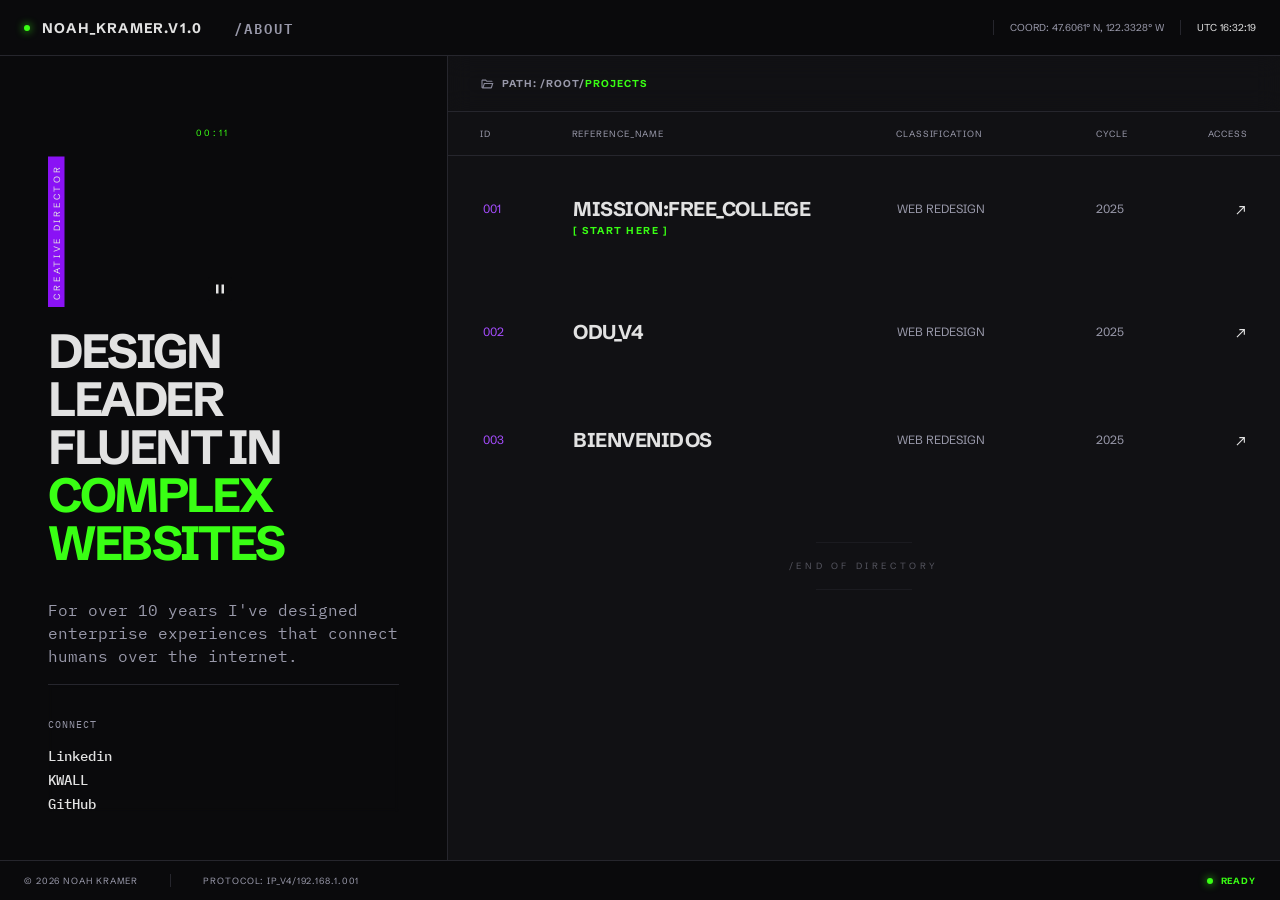
<file: index.html>
<!DOCTYPE html>
<html lang="en">
<head>
  <meta charset="UTF-8" />
  <!-- Google tag (gtag.js) -->
  <script async src="https://www.googletagmanager.com/gtag/js?id=G-51RCRB1T9C"></script>
  <script>
    window.dataLayer = window.dataLayer || [];
    function gtag(){dataLayer.push(arguments);}
    gtag('js', new Date());

    gtag('config', 'G-51RCRB1T9C');
  </script>
  <meta name="viewport" content="width=device-width, initial-scale=1.0" />
  <title>Noah Kramer — Projects</title>
  <meta name="description" content="Noah Kramer — Creative Director and UX Designer building enterprise digital experiences for over 10 years.">
  <meta name="theme-color" content="#0a0a0c">
  <link rel="icon" href="favicon.ico" type="image/x-icon">
  <meta property="og:title" content="Noah Kramer — Projects">
  <meta property="og:description" content="Creative Director and UX Designer building enterprise digital experiences.">
  <meta property="og:type" content="website">
  <meta property="og:url" content="https://noahkramer.design/">
  <meta property="og:image" content="https://noahkramer.design/assets/og-image.png">
  <link rel="canonical" href="https://noahkramer.design/">
  <link rel="preload" as="image" href="assets/Mission.png">
  <link rel="preload" as="image" href="assets/ODU.png">
  <link rel="preload" as="image" href="assets/Umass.png">
  <link rel="preconnect" href="https://fonts.googleapis.com">
  <link rel="preconnect" href="https://fonts.gstatic.com" crossorigin>
  <link href="https://fonts.googleapis.com/css2?family=Schibsted+Grotesk:wght@400;700&family=IBM+Plex+Mono:wght@400;500;600&family=Sora:wght@400;500;600;700&display=swap" rel="stylesheet">
  <link rel="stylesheet" href="css/styles.css" />
  <link rel="stylesheet" href="css/overrides.css" />
  <style>
    /* Page-specific: index.html */
    /* Proportional table column widths (original pixel ratios preserved) */
    [class*="w-[141.72px]"] { width: 11% !important; min-width: 0 !important; }
    [class*="w-[486.52px]"] { width: 39% !important; min-width: 0 !important; }
    [class*="w-[295.53px]"] { width: 24% !important; min-width: 0 !important; }
    [class*="w-[156.38px]"] { width: 12% !important; min-width: 0 !important; }
    [class*="w-[166.86px]"] { width: 14% !important; min-width: 0 !important; }
    @media (max-width: 1000px) {
      /* Stack table rows vertically */
      [data-name="Row"] { flex-direction: column; width: 100% !important; }
      [data-name="Row"] [data-name="Data"] { width: 100% !important; }
      [data-name="Row"] [data-name="Data"] > div { padding: 8px 32px; }
      [data-name="Header"] + [data-name="Body"] [data-name="Row"]:not(:last-child) { border-bottom: 1px solid #26262d; }
      /* Hide table header row on mobile */
      [data-name="Table"] > [data-name="Header"] { display: none; }
    }
    /* Hover preview image */
    #hover-preview {
      position: fixed;
      pointer-events: none;
      z-index: 100;
      width: 320px;
      height: auto;
      opacity: 0;
      transition: opacity 0.15s ease;
      border: 1px solid #26262d;
    }
    #hover-preview.visible { opacity: 1; }
    #hover-preview.glitching { animation: hover-preview-glitch-in 0.45s steps(1) both; }
    @keyframes hover-preview-glitch-in {
      0%   { opacity: 0; clip-path: inset(0 0 0 0); transform: translate(0, 0); filter: none; }
      6%   { opacity: 1; clip-path: inset(8% 0 62% 0);  transform: translate(-10px, 0); filter: drop-shadow(3px 0 0 #ff2b6b) drop-shadow(-3px 0 0 #2bd2ff); }
      13%  { opacity: 0; clip-path: inset(0 0 0 0); transform: translate(0, 0); filter: none; }
      20%  { opacity: 1; clip-path: inset(45% 0 15% 0); transform: translate(8px, 0); filter: drop-shadow(-3px 0 0 #ff2b6b) drop-shadow(3px 0 0 #2bd2ff); }
      28%  { opacity: 1; clip-path: inset(0 0 70% 0);  transform: translate(-6px, 0); filter: contrast(1.4) drop-shadow(2px 0 0 #ff2b6b) drop-shadow(-2px 0 0 #2bd2ff); }
      36%  { opacity: 0.25; clip-path: inset(0 0 0 0); transform: translate(0, 0); filter: none; }
      45%  { opacity: 1; clip-path: inset(25% 0 40% 0); transform: translate(5px, 0); filter: drop-shadow(2px 0 0 #ff2b6b) drop-shadow(-2px 0 0 #2bd2ff); }
      60%  { opacity: 1; clip-path: inset(0 0 0 0); transform: translate(-3px, 0); filter: contrast(1.2); }
      75%  { opacity: 1; transform: translate(2px, 0); filter: none; }
      100% { opacity: 1; transform: translate(0, 0); filter: none; clip-path: inset(0 0 0 0); }
    }
    @media (prefers-reduced-motion: reduce) {
      #hover-preview.glitching { animation: none; }
    }
  </style>
</head>
<body>
  <!-- Root wrapper -->
  <div class="content-stretch flex flex-col items-start relative" data-name="index.html">

    <!-- ═══════════════════════════════════════ HEADER ═══════════════════════════════════════ -->
    <header class="bg-[#0a0a0c] content-stretch flex h-[56px] items-center pb-px px-[24px] relative shrink-0" data-name="Header">
      <div aria-hidden="true" class="absolute border-[#26262d] border-b border-solid inset-0 pointer-events-none"></div>

      <!-- Left: Logo + Nav -->
      <div class="relative shrink-0" data-name="Container">
        <div class="bg-clip-padding border-0 border-[transparent] border-solid content-stretch flex gap-[32px] items-center relative">
          <!-- Logo -->
          <a href="index.html" class="content-stretch flex gap-[12px] items-center relative shrink-0" data-name="Container">
            <div class="bg-[#39ff14] rounded-[9999px] shadow-[0px_0px_8px_0px_#39ff14] shrink-0 size-[6px]" data-name="Background+Shadow"></div>
            <div class="content-stretch flex flex-col items-start relative shrink-0" data-name="Container">
              <div class="flex flex-col font-['Space_Mono:Bold',sans-serif] justify-center leading-[0] not-italic relative shrink-0 text-[#e2e2e2] text-[14px] tracking-[1.2px] uppercase whitespace-nowrap">
                <p class="leading-[16px]">Noah_Kramer.v1.0</p>
              </div>
            </div>
          </a>
          <!-- Nav -->
          <nav class="content-stretch flex gap-[24px] items-start relative shrink-0" data-name="Nav">
            <a href="about.html" class="content-stretch flex flex-col items-start relative self-stretch shrink-0" data-name="Link">
              <div class="flex flex-col font-['IBM_Plex_Mono:SemiBold',sans-serif] justify-center leading-[0] not-italic relative shrink-0 text-[#889] text-[14px] tracking-[2px] uppercase whitespace-nowrap">
                <p class="leading-[15px]">/About</p>
              </div>
            </a>
          </nav>
        </div>
      </div>

      <!-- Right: Coords + UTC -->
      <div class="relative shrink-0" data-name="Container">
        <div class="bg-clip-padding border-0 border-[transparent] border-solid content-stretch flex gap-[16.01px] items-start relative">
          <div class="content-stretch flex flex-col items-start pl-[17px] relative self-stretch shrink-0" data-name="VerticalBorder">
            <div aria-hidden="true" class="absolute border-[#26262d] border-l border-solid inset-0 pointer-events-none"></div>
            <div class="flex flex-col font-['Space_Mono:Regular',sans-serif] justify-center leading-[0] not-italic relative shrink-0 text-[#889] text-[10px] whitespace-nowrap">
              <p class="leading-[15px]">COORD: 47.6061° N, 122.3328° W</p>
            </div>
          </div>
          <div class="content-stretch flex flex-col items-start pl-[17px] relative self-stretch shrink-0" data-name="VerticalBorder">
            <div aria-hidden="true" class="absolute border-[#26262d] border-l border-solid inset-0 pointer-events-none"></div>
            <div class="flex flex-col font-['Space_Mono:Regular',sans-serif] justify-center leading-[0] not-italic relative shrink-0 text-[#e2e2e2] text-[10px] whitespace-nowrap">
              <p class="leading-[15px] utc-clock" aria-live="polite">UTC 18:42:01</p>
            </div>
          </div>
        </div>
      </div>
    </header>
    <!-- ═══════════════════════════════════════ END HEADER ═══════════════════════════════════ -->
    <!-- ═══════════════════════════════════════ MAIN ═════════════════════════════════════════ -->
    <main class="content-stretch flex items-start relative w-full" data-name="Main">

      <!-- LEFT PANEL -->
      <section class="bg-[#0a0a0c] h-full relative shrink-0" data-name="Section">
        <div class="content-stretch flex flex-col items-start justify-center overflow-auto pr-px relative size-full">
          <div class="flex-[1_0_0] min-h-px min-w-px relative w-[671px] figma-w-full" data-name="Container">
            <div class="bg-clip-padding border-0 border-[transparent] border-solid content-stretch flex flex-col items-start justify-between p-[48px] relative size-full">

              <!-- Video block -->
              <div class="content-stretch flex flex-col items-start py-[20px] relative shrink-0" data-name="Margin">
                <div class="content-stretch flex flex-col h-[183px] items-start justify-between overflow-clip relative shrink-0 w-[190px]" data-name="movie">
                  <video autoplay loop muted playsinline webkit-playsinline width="190" height="183" class="absolute max-w-none object-cover size-full" controlslist="nodownload" data-name="movie-video">
                    <source src="assets/IMG_8716.mp4" type="video/mp4" />
                  </video>
                  <button type="button" class="movie-toggle" data-movie-toggle aria-label="Pause video" aria-pressed="false">
                    <svg class="movie-toggle__pause" width="10" height="10" viewBox="0 0 10 10" fill="none" aria-hidden="true">
                      <rect x="1" y="0.5" width="2.5" height="9" fill="currentColor" />
                      <rect x="6.5" y="0.5" width="2.5" height="9" fill="currentColor" />
                    </svg>
                    <svg class="movie-toggle__play" width="10" height="10" viewBox="0 0 10 10" fill="none" aria-hidden="true">
                      <path d="M1 0.5L9 5L1 9.5V0.5Z" fill="currentColor" />
                    </svg>
                  </button>
                  <!-- Timecode top-right -->
                  <div class="content-stretch flex flex-col items-end relative shrink-0 w-full">
                    <div class="content-stretch flex items-start px-[8px] py-[1.5px] relative shrink-0" data-name="Border">
                      <div class="flex flex-col font-['Space_Mono:Regular',sans-serif] justify-center leading-[0] not-italic relative shrink-0 text-[#39ff14] text-[9px] tracking-[2.7px] uppercase whitespace-nowrap">
                        <p class="leading-[13.5px]">00:11</p>
                      </div>
                    </div>
                  </div>
                  <!-- Label bottom-left -->
                  <div class="movie-label" data-name="Container">
                    <div class="bg-[#8a12f5] content-stretch flex items-start px-[8px] py-[1.5px] relative shrink-0" data-name="Border">
                      <div class="flex flex-col font-['Space_Mono:Regular',sans-serif] justify-center leading-[0] not-italic relative shrink-0 text-[#e2e2e2] text-[9px] tracking-[2.7px] uppercase whitespace-nowrap">
                        <p class="leading-[13.5px]">Creative Director</p>
                      </div>
                    </div>
                  </div>
                </div>
              </div>

              <!-- Heading + bio + skills -->
              <div class="content-stretch flex flex-col gap-[21.5px] items-start relative shrink-0 w-[575px] figma-w-full pb-skills" data-name="Container">
                <!-- Heading -->
                <div class="content-stretch flex flex-col items-start relative shrink-0 w-full" data-name="Heading 1">
                  <h1 class="flex flex-col font-['Space_Mono:Bold',sans-serif] justify-center leading-[0] not-italic relative shrink-0 text-[#e2e2e2] text-[48px] tracking-[-2.4px] uppercase w-full tw-grid">
                    <span>
                      <span class="leading-[48px]">Design Leader Fluent in </span>
                      <span class="leading-[48px] text-[#39ff14] rotate-text" aria-live="polite" aria-label="Current specialty">Complex Websites</span>
                    </span>
                    <span class="tw-grid__measure" aria-hidden="true">
                      <span class="leading-[48px]">Design Leader Fluent in</span>
                      <span class="leading-[48px]">Complex Websites</span>
                    </span>
                  </h1>
                </div>
                <!-- Subtitle -->
                <div class="content-stretch flex flex-col items-start max-w-[384px] pt-[10.5px] relative shrink-0" data-name="Container">
                  <div class="flex flex-col font-['IBM_Plex_Mono:Regular',sans-serif] justify-center leading-[0] not-italic relative shrink-0 text-[#889] text-[16px] w-full">
                    <p class="bio-text leading-[22.75px] whitespace-pre-wrap">For over 10 years I've designed enterprise experiences that connect humans over the internet.</p>
                  </div>
                </div>
              </div>

              <!-- Connect section (bottom) -->
              <div class="flex-[1_0_0] min-h-[104px] min-w-px relative w-full" data-name="Margin">
                <div class="flex flex-col justify-end min-h-[inherit] size-full">
                  <div class="content-stretch flex flex-col items-start justify-end min-h-[inherit] pt-[445.5px] relative size-full">
                    <div class="backdrop-blur-[2px] content-stretch flex flex-col items-start pt-[33px] relative shrink-0 w-full" data-name="HorizontalBorder+OverlayBlur">
                      <div aria-hidden="true" class="absolute border-[#26262d] border-solid border-t inset-0 pointer-events-none"></div>
                      <div class="relative shrink-0 w-full" data-name="Container">
                        <div class="bg-clip-padding border-0 border-[transparent] border-solid content-stretch flex items-start justify-center relative w-full">
                          <div class="content-stretch flex flex-[1_0_0] flex-col gap-[16px] items-start min-h-px min-w-px relative self-stretch" data-name="Container">
                            <div class="content-stretch flex flex-col items-start relative shrink-0 w-full" data-name="Container">
                              <div class="flex flex-col font-['IBM_Plex_Mono:Regular',sans-serif] justify-center leading-[0] not-italic relative shrink-0 text-[#889] text-[10px] tracking-[1px] uppercase w-full">
                                <p class="leading-[15px] whitespace-pre-wrap">Connect</p>
                              </div>
                            </div>
                            <div class="content-stretch flex flex-col gap-[8px] items-start relative shrink-0 w-full" data-name="List">
                              <div class="content-stretch flex flex-col items-start relative shrink-0 w-full" data-name="Item">
                                <div class="content-stretch flex items-start relative shrink-0 w-full" data-name="Link">
                                  <div class="flex flex-[1_0_0] flex-col font-['IBM_Plex_Mono:Medium',sans-serif] justify-center leading-[0] min-h-px min-w-px not-italic relative text-[#e2e2e2] text-[14px]">
                                    <a href="https://www.linkedin.com/in/noah-kramer-a5bb18180/" target="_blank" rel="noopener noreferrer" aria-label="Linkedin (opens in new tab)" class="decoration-solid leading-[16px] underline whitespace-pre-wrap">Linkedin</a>
                                  </div>
                                </div>
                              </div>
                              <div class="content-stretch flex flex-col items-start relative shrink-0 w-full" data-name="Item">
                                <div class="content-stretch flex items-start relative shrink-0 w-full" data-name="Link">
                                  <div class="flex flex-[1_0_0] flex-col font-['IBM_Plex_Mono:Medium',sans-serif] justify-center leading-[0] min-h-px min-w-px not-italic relative text-[#e2e2e2] text-[14px]">
                                    <a href="https://kwallco.com" target="_blank" rel="noopener noreferrer" aria-label="KWALL (opens in new tab)" class="decoration-solid leading-[16px] underline whitespace-pre-wrap">KWALL</a>
                                  </div>
                                </div>
                              </div>
                              <div class="content-stretch flex flex-col items-start relative shrink-0 w-full" data-name="Item">
                                <div class="content-stretch flex items-start relative shrink-0 w-full" data-name="Link">
                                  <div class="flex flex-[1_0_0] flex-col font-['IBM_Plex_Mono:Medium',sans-serif] justify-center leading-[0] min-h-px min-w-px not-italic relative text-[#e2e2e2] text-[14px]">
                                    <a href="https://github.com/noah-jk" target="_blank" rel="noopener noreferrer" aria-label="GitHub (opens in new tab)" class="decoration-solid leading-[16px] underline whitespace-pre-wrap">GitHub</a>
                                  </div>
                                </div>
                              </div>
                            </div>
                          </div>
                        </div>
                      </div>
                    </div>
                  </div>
                </div>
              </div>

            </div>
          </div>
        </div>
        <div aria-hidden="true" class="absolute border-[#26262d] border-r border-solid inset-0 pointer-events-none"></div>
      </section>
      <!-- END LEFT PANEL -->

      <!-- RIGHT PANEL -->
      <section class="bg-[#111114] content-stretch flex flex-col h-full isolate items-start relative shrink-0" data-name="Section">

        <!-- Sticky sub-header with path breadcrumb -->
        <div class="backdrop-blur-[12px] h-[56px] shrink-0 sticky top-0 w-full z-[2]" data-name="HorizontalBorder+OverlayBlur">
          <div aria-hidden="true" class="absolute border-[#26262d] border-b border-solid inset-0 pointer-events-none"></div>
          <div class="flex flex-row items-center size-full">
            <div class="content-stretch flex items-center pb-px px-[32px] relative size-full">
              <div class="relative shrink-0" data-name="Container">
                <div class="bg-clip-padding border-0 border-[transparent] border-solid content-stretch flex gap-[8px] items-center relative">
                  <!-- Folder icon (flipped) -->
                  <div class="content-stretch flex flex-col items-start py-[2px] relative shrink-0" data-name="Container">
                    <div class="flex items-center justify-center relative shrink-0">
                      <div class="-scale-y-100 flex-none">
                        <div class="h-[16px] relative w-[14.02px]" data-name="Icon">
                          <svg class="block size-full" fill="none" preserveAspectRatio="none" viewBox="0 0 14.02 16" role="img" aria-labelledby="folder-icon-title">
                            <title id="folder-icon-title">Folder</title>
                            <g id="Icon">
                              <path d="M2.56556 3.55556C2.26 3.55556 1.99843 3.66435 1.78083 3.88194C1.56324 4.09954 1.45444 4.36111 1.45444 4.66667V11.3333C1.45444 11.6389 1.56324 11.9005 1.78083 12.1181C1.99843 12.3356 2.26 12.4444 2.56556 12.4444H5.89889L7.01 11.3333H11.4544C11.76 11.3333 12.0216 11.2245 12.2392 11.0069C12.4568 10.7894 12.5656 10.5278 12.5656 10.2222H6.55167L5.44056 11.3333H2.56556V4.66667L3.89889 9.11111H13.3989L11.9683 4.34722C11.8943 4.10648 11.7577 3.91435 11.5586 3.77083C11.3595 3.62731 11.1396 3.55556 10.8989 3.55556H2.56556ZM3.73222 4.66667H10.8989L11.8989 8H4.73222L3.73222 4.66667Z" fill="var(--fill-0, #888899)" id="Vector" />
                            </g>
                          </svg>
                        </div>
                      </div>
                    </div>
                  </div>
                  <div class="flex flex-col font-['Space_Mono:Bold',sans-serif] justify-center leading-[0] not-italic relative shrink-0 text-[#889] text-[10px] tracking-[1px] whitespace-nowrap">
                    <p class="leading-[15px]">PATH: /ROOT/<span class="text-[#39ff14]">PROJECTS</span></p>
                  </div>
                </div>
              </div>
            </div>
          </div>
        </div>

        <!-- Scrollable content area -->
        <div class="content-stretch flex flex-[1_0_0] flex-col items-start min-h-px min-w-px overflow-auto relative w-full z-[1]" data-name="Container">
          <!-- Table -->
          <div class="content-stretch flex flex-col isolate items-end pb-px relative shrink-0 w-full" data-name="Table">

            <!-- Table header row (sticky) -->
            <div class="bg-[#111114] content-stretch flex flex-col items-start mb-[-1px] pb-px shrink-0 sticky top-0 w-full z-[2]" data-name="Header">
              <div aria-hidden="true" class="absolute border-[#26262d] border-b border-solid inset-0 pointer-events-none"></div>
              <div class="relative shrink-0 w-full" data-name="Row">
                <div class="bg-clip-padding border-0 border-[transparent] border-solid content-stretch flex items-start justify-center relative w-full">
                  <div class="content-stretch flex flex-col items-start px-[32px] py-[16px] relative shrink-0 w-[141.72px]" data-name="Cell">
                    <div class="flex flex-col font-['Space_Mono:Regular',sans-serif] justify-center leading-[0] not-italic relative shrink-0 text-[#889] text-[9px] tracking-[0.9px] uppercase whitespace-nowrap">
                      <p class="leading-[normal]">ID</p>
                    </div>
                  </div>
                  <div class="content-stretch flex flex-col items-start px-[32px] py-[16px] relative shrink-0 w-[486.52px]" data-name="Cell">
                    <div class="flex flex-col font-['Space_Mono:Regular',sans-serif] justify-center leading-[0] not-italic relative shrink-0 text-[#889] text-[9px] tracking-[0.9px] uppercase whitespace-nowrap">
                      <p class="leading-[normal]">Reference_Name</p>
                    </div>
                  </div>
                  <div class="content-stretch flex flex-col items-start px-[32px] py-[16px] relative shrink-0 w-[295.53px]" data-name="Cell">
                    <div class="flex flex-col font-['Space_Mono:Regular',sans-serif] justify-center leading-[0] not-italic relative shrink-0 text-[#889] text-[9px] tracking-[0.9px] uppercase whitespace-nowrap">
                      <p class="leading-[normal]">Classification</p>
                    </div>
                  </div>
                  <div class="content-stretch flex flex-col items-start px-[32px] py-[16px] relative shrink-0 w-[156.38px]" data-name="Cell">
                    <div class="flex flex-col font-['Space_Mono:Regular',sans-serif] justify-center leading-[0] not-italic relative shrink-0 text-[#889] text-[9px] tracking-[0.9px] uppercase whitespace-nowrap">
                      <p class="leading-[normal]">Cycle</p>
                    </div>
                  </div>
                  <div class="content-stretch flex flex-col items-end px-[32px] py-[16px] relative shrink-0 w-[166.86px]" data-name="Cell">
                    <div class="flex flex-col font-['Space_Mono:Regular',sans-serif] justify-center leading-[0] not-italic relative shrink-0 text-[#889] text-[9px] text-right tracking-[0.9px] uppercase whitespace-nowrap">
                      <p class="leading-[normal]">Access</p>
                    </div>
                  </div>
                </div>
              </div>
            </div>

            <!-- Table body -->
            <div class="content-stretch flex flex-col items-start mb-[-1px] pb-px relative shrink-0 w-full z-[1]" data-name="Body">

              <!-- Row 001: Mission:Free_College -->
              <a href="projects/mission-free-college.html" class="content-stretch flex items-start justify-center mb-[-1px] pl-[2px] relative shrink-0 w-[1249px] figma-w-full" data-name="Row" data-hover-img="assets/Mission.png">
                <div aria-hidden="true" class="absolute border-[rgba(0,0,0,0)] border-l-2 border-solid inset-0 pointer-events-none"></div>
                <div class="relative shrink-0 w-[141.72px]" data-name="Data">
                  <div class="bg-clip-padding border-0 border-[transparent] border-solid content-stretch flex flex-col items-start pb-[47px] pl-[33px] pr-[86.67px] pt-[46px] relative w-full">
                    <div class="flex flex-col font-['Space_Mono:Regular',sans-serif] justify-center leading-[0] not-italic relative shrink-0 text-[#8a12f5] text-[12px] whitespace-nowrap">
                      <p class="leading-[16px]">001</p>
                    </div>
                  </div>
                </div>
                <div class="relative shrink-0 w-[486.52px]" data-name="Data">
                  <div class="bg-clip-padding border-0 border-[transparent] border-solid content-stretch flex flex-col items-start gap-[6px] pb-[41px] pt-[40px] px-[32px] relative w-full">
                    <div class="flex flex-col font-['Space_Mono:Bold',sans-serif] justify-center leading-[0] not-italic relative shrink-0 text-[#e2e2e2] text-[20px] tracking-[-0.5px] uppercase whitespace-nowrap">
                      <p class="leading-[28px]" data-typewriter>Mission:Free_College</p>
                    </div>
                    <span class="row-tag">[ START HERE ]</span>
                  </div>
                </div>
                <div class="relative shrink-0 w-[295.53px]" data-name="Data">
                  <div class="bg-clip-padding border-0 border-[transparent] border-solid content-stretch flex flex-col items-start pb-[47px] pt-[46px] px-[32px] relative w-full">
                    <div class="flex flex-col font-['Space_Mono:Regular',sans-serif] justify-center leading-[0] not-italic relative shrink-0 text-[#889] text-[12px] whitespace-nowrap">
                      <p class="leading-[16px]">WEB REDESIGN</p>
                    </div>
                  </div>
                </div>
                <div class="relative shrink-0 w-[156.38px]" data-name="Data">
                  <div class="bg-clip-padding border-0 border-[transparent] border-solid content-stretch flex flex-col items-start pb-[47px] pt-[46px] px-[32px] relative w-full">
                    <div class="flex flex-col font-['Space_Mono:Regular',sans-serif] justify-center leading-[0] not-italic relative shrink-0 text-[#889] text-[12px] whitespace-nowrap">
                      <p class="leading-[16px]">2025</p>
                    </div>
                  </div>
                </div>
                <div class="relative shrink-0 w-[166.86px]" data-name="Data">
                  <div class="bg-clip-padding border-0 border-[transparent] border-solid content-stretch flex flex-col items-end px-[32px] py-[44.5px] relative w-full">
                    <div class="content-stretch flex items-start py-[2px] relative shrink-0" data-name="Container">
                      <div class="flex items-center justify-center relative shrink-0">
                        <div class="-scale-y-100 flex-none">
                          <div class="h-[16px] relative w-[14.02px]" data-name="Icon">
                            <svg class="block size-full" fill="none" preserveAspectRatio="none" viewBox="0 0 14.02 16" role="img" aria-label="External link">
                              <g>
                                <path d="M3.34333 3.55556L2.56556 4.33333L9.01 10.7778H5.34333V11.8889H10.8989V6.33333H9.78778V10L3.34333 3.55556Z" fill="var(--fill-0, #E2E2E2)" />
                              </g>
                            </svg>
                          </div>
                        </div>
                      </div>
                    </div>
                  </div>
                </div>
              </a>
              <!-- Row 002: odu_v4 -->
              <a href="projects/odu_v4.html" class="content-stretch flex items-start justify-center mb-[-1px] pl-[2px] relative shrink-0 w-[1249px] figma-w-full" data-name="Row" data-hover-img="assets/ODU.png">
                <div aria-hidden="true" class="absolute border-[rgba(0,0,0,0)] border-l-2 border-solid inset-0 pointer-events-none"></div>
                <div class="relative shrink-0 w-[141.72px]" data-name="Data">
                  <div class="bg-clip-padding border-0 border-[transparent] border-solid content-stretch flex flex-col items-start pb-[47px] pl-[33px] pr-[86.67px] pt-[46px] relative w-full">
                    <div class="flex flex-col font-['Space_Mono:Regular',sans-serif] justify-center leading-[0] not-italic relative shrink-0 text-[#8a12f5] text-[12px] whitespace-nowrap">
                      <p class="leading-[16px]">002</p>
                    </div>
                  </div>
                </div>
                <div class="relative shrink-0 w-[486.52px]" data-name="Data">
                  <div class="bg-clip-padding border-0 border-[transparent] border-solid content-stretch flex flex-col items-start pb-[41px] pt-[40px] px-[32px] relative w-full">
                    <div class="flex flex-col font-['Space_Mono:Bold',sans-serif] justify-center leading-[0] not-italic relative shrink-0 text-[#e2e2e2] text-[20px] tracking-[-0.5px] uppercase whitespace-nowrap">
                      <p class="leading-[28px]" data-typewriter>odu_v4</p>
                    </div>
                  </div>
                </div>
                <div class="relative shrink-0 w-[295.53px]" data-name="Data">
                  <div class="bg-clip-padding border-0 border-[transparent] border-solid content-stretch flex flex-col items-start pb-[47px] pt-[46px] px-[32px] relative w-full">
                    <div class="flex flex-col font-['Space_Mono:Regular',sans-serif] justify-center leading-[0] not-italic relative shrink-0 text-[#889] text-[12px] whitespace-nowrap">
                      <p class="leading-[16px]">WEB REDESIGN</p>
                    </div>
                  </div>
                </div>
                <div class="relative shrink-0 w-[156.38px]" data-name="Data">
                  <div class="bg-clip-padding border-0 border-[transparent] border-solid content-stretch flex flex-col items-start pb-[47px] pt-[46px] px-[32px] relative w-full">
                    <div class="flex flex-col font-['Space_Mono:Regular',sans-serif] justify-center leading-[0] not-italic relative shrink-0 text-[#889] text-[12px] whitespace-nowrap">
                      <p class="leading-[16px]">2025</p>
                    </div>
                  </div>
                </div>
                <div class="relative shrink-0 w-[166.86px]" data-name="Data">
                  <div class="bg-clip-padding border-0 border-[transparent] border-solid content-stretch flex flex-col items-end px-[32px] py-[44.5px] relative w-full">
                    <div class="content-stretch flex items-start py-[2px] relative shrink-0" data-name="Container">
                      <div class="flex items-center justify-center relative shrink-0">
                        <div class="-scale-y-100 flex-none">
                          <div class="h-[16px] relative w-[14.02px]" data-name="Icon">
                            <svg class="block size-full" fill="none" preserveAspectRatio="none" viewBox="0 0 14.02 16" role="img" aria-label="External link">
                              <g>
                                <path d="M3.34333 3.55556L2.56556 4.33333L9.01 10.7778H5.34333V11.8889H10.8989V6.33333H9.78778V10L3.34333 3.55556Z" fill="var(--fill-0, #E2E2E2)" />
                              </g>
                            </svg>
                          </div>
                        </div>
                      </div>
                    </div>
                  </div>
                </div>
              </a>
              <!-- Row 003: Bienvenidos -->
              <a href="projects/bienvenidos.html" class="content-stretch flex items-start justify-center mb-[-1px] pl-[2px] relative shrink-0 w-[1249px] figma-w-full" data-name="Row" data-hover-img="assets/SDCCE-desk1.png">
                <div aria-hidden="true" class="absolute border-[rgba(0,0,0,0)] border-l-2 border-solid inset-0 pointer-events-none"></div>
                <div class="relative shrink-0 w-[141.72px]" data-name="Data">
                  <div class="bg-clip-padding border-0 border-[transparent] border-solid content-stretch flex flex-col items-start pb-[47px] pl-[33px] pr-[86.67px] pt-[46px] relative w-full">
                    <div class="flex flex-col font-['Space_Mono:Regular',sans-serif] justify-center leading-[0] not-italic relative shrink-0 text-[#8a12f5] text-[12px] whitespace-nowrap">
                      <p class="leading-[16px]">003</p>
                    </div>
                  </div>
                </div>
                <div class="relative shrink-0 w-[486.52px]" data-name="Data">
                  <div class="bg-clip-padding border-0 border-[transparent] border-solid content-stretch flex flex-col items-start pb-[41px] pt-[40px] px-[32px] relative w-full">
                    <div class="flex flex-col font-['Space_Mono:Bold',sans-serif] justify-center leading-[0] not-italic relative shrink-0 text-[#e2e2e2] text-[20px] tracking-[-0.5px] uppercase whitespace-nowrap">
                      <p class="leading-[28px]" data-typewriter>Bienvenidos</p>
                    </div>
                  </div>
                </div>
                <div class="relative shrink-0 w-[295.53px]" data-name="Data">
                  <div class="bg-clip-padding border-0 border-[transparent] border-solid content-stretch flex flex-col items-start pb-[47px] pt-[46px] px-[32px] relative w-full">
                    <div class="flex flex-col font-['Space_Mono:Regular',sans-serif] justify-center leading-[0] not-italic relative shrink-0 text-[#889] text-[12px] whitespace-nowrap">
                      <p class="leading-[16px]">WEB REDESIGN</p>
                    </div>
                  </div>
                </div>
                <div class="relative shrink-0 w-[156.38px]" data-name="Data">
                  <div class="bg-clip-padding border-0 border-[transparent] border-solid content-stretch flex flex-col items-start pb-[47px] pt-[46px] px-[32px] relative w-full">
                    <div class="flex flex-col font-['Space_Mono:Regular',sans-serif] justify-center leading-[0] not-italic relative shrink-0 text-[#889] text-[12px] whitespace-nowrap">
                      <p class="leading-[16px]">2025</p>
                    </div>
                  </div>
                </div>
                <div class="relative shrink-0 w-[166.86px]" data-name="Data">
                  <div class="bg-clip-padding border-0 border-[transparent] border-solid content-stretch flex flex-col items-end px-[32px] py-[44.5px] relative w-full">
                    <div class="content-stretch flex items-start py-[2px] relative shrink-0" data-name="Container">
                      <div class="flex items-center justify-center relative shrink-0">
                        <div class="-scale-y-100 flex-none">
                          <div class="h-[16px] relative w-[14.02px]" data-name="Icon">
                            <svg class="block size-full" fill="none" preserveAspectRatio="none" viewBox="0 0 14.02 16" role="img" aria-label="External link">
                              <g>
                                <path d="M3.34333 3.55556L2.56556 4.33333L9.01 10.7778H5.34333V11.8889H10.8989V6.33333H9.78778V10L3.34333 3.55556Z" fill="var(--fill-0, #E2E2E2)" />
                              </g>
                            </svg>
                          </div>
                        </div>
                      </div>
                    </div>
                  </div>
                </div>
              </a>

            </div>
            <!-- END Table body -->

            <!-- End of directory -->
            <div class="opacity-50 relative shrink-0 w-full" data-name="Container">
              <div class="flex flex-col items-center justify-center size-full">
                <div class="content-stretch flex flex-col gap-[16px] items-center justify-center p-[48px] relative w-full">
                  <div class="bg-[#26262d] h-px shrink-0 w-[96px]" data-name="Horizontal Divider"></div>
                  <div class="content-stretch flex flex-col items-start relative shrink-0" data-name="Container">
                    <div class="flex flex-col font-['Space_Mono:Regular',sans-serif] justify-center leading-[0] not-italic relative shrink-0 text-[#889] text-[9px] tracking-[3.6px] uppercase whitespace-nowrap">
                      <p class="leading-[13.5px]">/END OF DIRECTORY</p>
                    </div>
                  </div>
                  <div class="bg-[#26262d] h-px shrink-0 w-[96px]" data-name="Horizontal Divider"></div>
                </div>
              </div>
            </div>

          </div>
          <!-- END Table -->

        </div>
        <!-- END scrollable content -->

      </section>
      <!-- END RIGHT PANEL -->

    </main>
    <!-- ═══════════════════════════════════════ END MAIN ══════════════════════════════════════ -->

    <!-- ═══════════════════════════════════════ FOOTER ═══════════════════════════════════════ -->
    <footer class="bg-[#0a0a0c] content-stretch flex h-[40px] items-center pt-px px-[24px] relative shrink-0" data-name="Footer">
      <div aria-hidden="true" class="absolute border-[#26262d] border-solid border-t inset-0 pointer-events-none"></div>
      <!-- Left: copyright + protocol -->
      <div class="relative shrink-0" data-name="Container">
        <div class="bg-clip-padding border-0 border-[transparent] border-solid content-stretch flex gap-[32px] items-center relative">
          <div class="content-stretch flex flex-col items-start relative shrink-0" data-name="Container">
            <div class="flex flex-col font-['Space_Mono:Regular',sans-serif] justify-center leading-[0] not-italic relative shrink-0 text-[#889] text-[9px] tracking-[0.9px] uppercase whitespace-nowrap">
              <p class="leading-[13.5px]">© 2026 Noah Kramer</p>
            </div>
          </div>
          <div class="content-stretch flex flex-col items-start pl-[33px] relative shrink-0" data-name="VerticalBorder">
            <div aria-hidden="true" class="absolute border-[#26262d] border-l border-solid inset-0 pointer-events-none"></div>
            <div class="flex flex-col font-['Space_Mono:Regular',sans-serif] justify-center leading-[0] not-italic relative shrink-0 text-[#889] text-[9px] tracking-[0.9px] uppercase whitespace-nowrap">
              <p class="leading-[13.5px]">Protocol: IP_V4/192.168.1.001</p>
            </div>
          </div>
        </div>
      </div>
      <!-- Right: status dot + Ready -->
      <div class="relative shrink-0" data-name="Container">
        <div class="bg-clip-padding border-0 border-[transparent] border-solid content-stretch flex gap-[8px] items-center relative">
          <div class="bg-[#39ff14] rounded-[9999px] shadow-[0px_0px_8px_0px_#39ff14] shrink-0 size-[6px]" data-name="Background+Shadow"></div>
          <div class="content-stretch flex flex-col items-start relative shrink-0" data-name="Container">
            <div class="flex flex-col font-['Space_Mono:Bold',sans-serif] justify-center leading-[0] not-italic relative shrink-0 text-[#39ff14] text-[9px] tracking-[0.9px] uppercase whitespace-nowrap">
              <p class="leading-[13.5px]">Ready</p>
            </div>
          </div>
        </div>
      </div>
    </footer>
    <!-- ═══════════════════════════════════════ END FOOTER ════════════════════════════════════ -->

  </div>
  <img id="hover-preview" src="[data-uri]" alt="" aria-hidden="true" />
  <script src="script.js" defer></script>
</body>
</html>
</file>
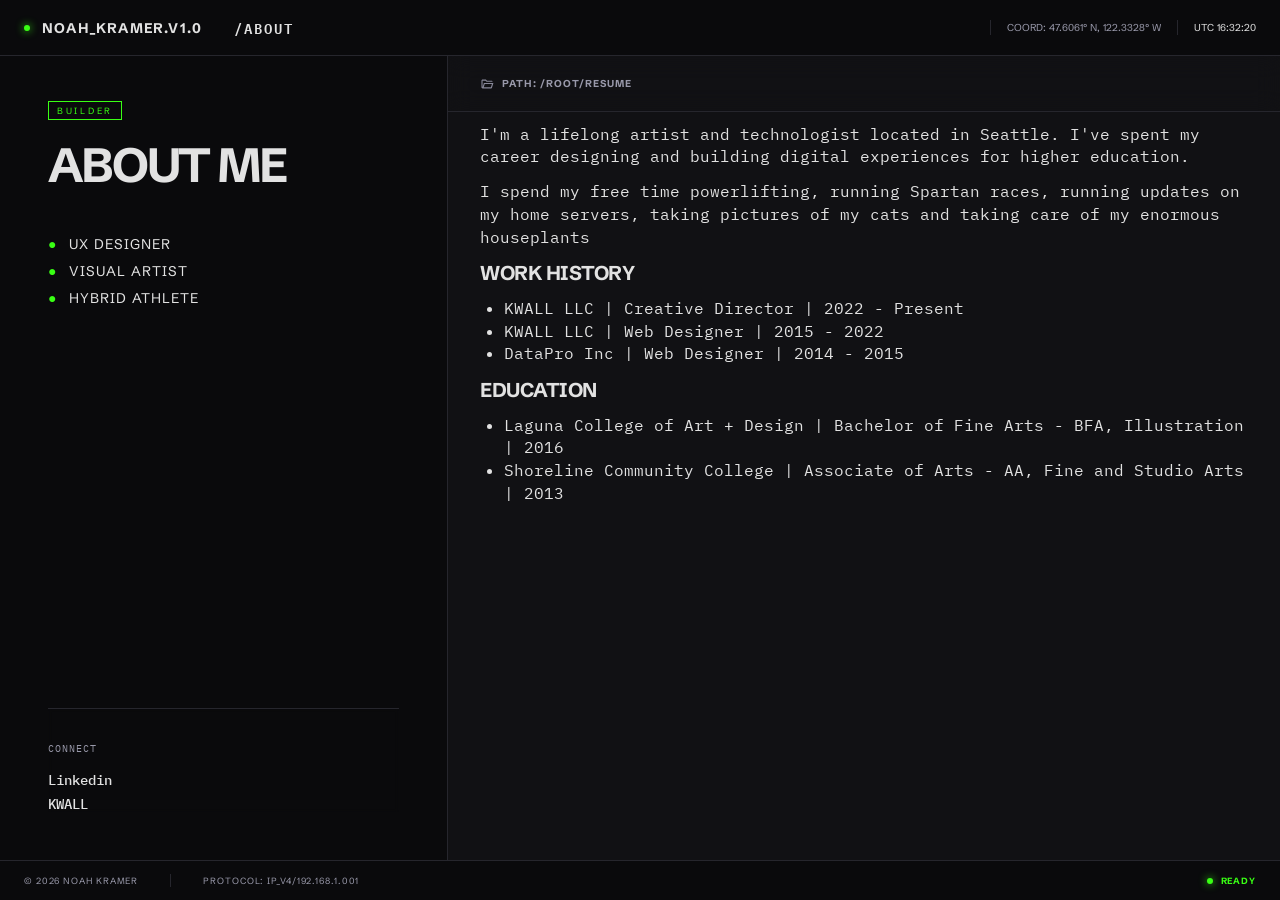
<file: about.html>
<!DOCTYPE html>
<html lang="en">
<head>
  <meta charset="UTF-8" />
  <!-- Google tag (gtag.js) — replace GA_MEASUREMENT_ID with your tag ID -->
  <!-- Google tag (gtag.js) -->
  <script async src="https://www.googletagmanager.com/gtag/js?id=G-51RCRB1T9C"></script>
  <script>
    window.dataLayer = window.dataLayer || [];
    function gtag(){dataLayer.push(arguments);}
    gtag('js', new Date());

    gtag('config', 'G-51RCRB1T9C');
  </script>
  <meta name="viewport" content="width=device-width, initial-scale=1.0" />
  <title>Noah Kramer — About</title>
  <meta name="description" content="About Noah Kramer — Creative Director and UX Designer with over 10 years of experience designing enterprise digital experiences.">
  <meta name="theme-color" content="#0a0a0c">
  <link rel="icon" href="favicon.ico" type="image/x-icon">
  <meta property="og:title" content="Noah Kramer — About">
  <meta property="og:description" content="Creative Director and UX Designer building enterprise digital experiences.">
  <meta property="og:type" content="website">
  <meta property="og:url" content="https://noahkramer.design/about.html">
  <meta property="og:image" content="https://noahkramer.design/assets/og-image.png">
  <link rel="canonical" href="https://noahkramer.design/about.html">
  <link rel="preconnect" href="https://fonts.googleapis.com">
  <link rel="preconnect" href="https://fonts.gstatic.com" crossorigin>
  <link href="https://fonts.googleapis.com/css2?family=Schibsted+Grotesk:wght@400;700&family=IBM+Plex+Mono:wght@400;500;600&family=Sora:wght@400;500;600;700&display=swap" rel="stylesheet">
  <link rel="stylesheet" href="css/styles.css" />
  <link rel="stylesheet" href="css/overrides.css" />
  <style>
    /* Page-specific: about.html */
    /* Remove Figma fixed heights — let justify-between handle spacing */
    .h-\[458\.5px\] { height: auto; }
    .h-\[458\.5px\] > .absolute { position: relative; }
    .pt-\[445\.5px\] { padding-top: 0; }
    @media (max-width: 1000px) {
      .pt-\[445\.5px\] { padding-top: 24px; }
    }
  </style>
</head>
<body>
  <!-- Root wrapper -->
  <div class="content-stretch flex flex-col items-start relative" data-name="about.html">

    <!-- ═══════════════════════════════════════ HEADER ═══════════════════════════════════════ -->
    <header class="bg-[#0a0a0c] content-stretch flex h-[56px] items-center pb-px px-[24px] relative shrink-0" data-name="Header">
      <div aria-hidden="true" class="absolute border-[#26262d] border-b border-solid inset-0 pointer-events-none"></div>

      <!-- Left: Logo + Nav -->
      <div class="relative shrink-0" data-name="Container">
        <div class="bg-clip-padding border-0 border-[transparent] border-solid content-stretch flex gap-[32px] items-center relative">
          <!-- Logo -->
          <a href="index.html" class="content-stretch flex gap-[12px] items-center relative shrink-0" data-name="Container">
            <div class="bg-[#39ff14] rounded-[9999px] shadow-[0px_0px_8px_0px_#39ff14] shrink-0 size-[6px]" data-name="Background+Shadow"></div>
            <div class="content-stretch flex flex-col items-start relative shrink-0" data-name="Container">
              <div class="flex flex-col font-['Space_Mono:Bold',sans-serif] justify-center leading-[0] not-italic relative shrink-0 text-[#e2e2e2] text-[14px] tracking-[1.2px] uppercase whitespace-nowrap">
                <p class="leading-[16px]">Noah_Kramer.v1.0</p>
              </div>
            </div>
          </a>
          <!-- Nav (About is active) -->
          <nav class="content-stretch flex gap-[24px] items-start relative shrink-0" data-name="Nav">
            <a href="about.html" class="content-stretch flex flex-col items-start relative self-stretch shrink-0" data-name="Link">
              <div class="flex flex-col font-['IBM_Plex_Mono:SemiBold',sans-serif] justify-center leading-[0] not-italic relative shrink-0 text-[#e2e2e2] text-[14px] tracking-[2px] uppercase whitespace-nowrap">
                <p class="leading-[15px]">/About</p>
              </div>
            </a>
          </nav>
        </div>
      </div>

      <!-- Right: Coords + UTC -->
      <div class="relative shrink-0" data-name="Container">
        <div class="bg-clip-padding border-0 border-[transparent] border-solid content-stretch flex gap-[16.01px] items-start relative">
          <div class="content-stretch flex flex-col items-start pl-[17px] relative self-stretch shrink-0" data-name="VerticalBorder">
            <div aria-hidden="true" class="absolute border-[#26262d] border-l border-solid inset-0 pointer-events-none"></div>
            <div class="flex flex-col font-['Space_Mono:Regular',sans-serif] justify-center leading-[0] not-italic relative shrink-0 text-[#889] text-[10px] whitespace-nowrap">
              <p class="leading-[15px]">COORD: 47.6061° N, 122.3328° W</p>
            </div>
          </div>
          <div class="content-stretch flex flex-col items-start pl-[17px] relative self-stretch shrink-0" data-name="VerticalBorder">
            <div aria-hidden="true" class="absolute border-[#26262d] border-l border-solid inset-0 pointer-events-none"></div>
            <div class="flex flex-col font-['Space_Mono:Regular',sans-serif] justify-center leading-[0] not-italic relative shrink-0 text-[#e2e2e2] text-[10px] whitespace-nowrap">
              <p class="leading-[15px] utc-clock" aria-live="polite">UTC 18:42:01</p>
            </div>
          </div>
        </div>
      </div>
    </header>
    <!-- ═══════════════════════════════════════ END HEADER ═══════════════════════════════════ -->

    <!-- ═══════════════════════════════════════ MAIN ═════════════════════════════════════════ -->
    <main class="content-stretch flex items-start relative w-full" data-name="Main">

      <!-- LEFT PANEL -->
      <section class="bg-[#0a0a0c] h-full relative shrink-0" data-name="Section">
        <div class="content-stretch flex flex-col items-start justify-center overflow-auto pr-px relative size-full">
          <div class="flex-[1_0_0] min-h-px min-w-px relative w-[671px] figma-w-full" data-name="Container">
            <div class="bg-clip-padding border-0 border-[transparent] border-solid content-stretch flex flex-col items-start justify-between p-[48px] relative size-full">

              <!-- About Me heading block (absolutely positioned) -->
              <div class="h-[458.5px] relative shrink-0 w-full" data-name="Margin">
                <div class="absolute content-stretch flex flex-col gap-[21.5px] items-start left-0 right-0 top-[-3px]" data-name="Container">
                  <!-- "Builder" badge -->
                  <div class="content-stretch flex items-start px-[9px] py-[2.5px] relative shrink-0" data-name="Border">
                    <div aria-hidden="true" class="absolute border border-[#39ff14] border-solid inset-0 pointer-events-none"></div>
                    <div class="flex flex-col font-['Space_Mono:Regular',sans-serif] justify-center leading-[0] not-italic relative shrink-0 text-[#39ff14] text-[9px] tracking-[2.7px] uppercase whitespace-nowrap">
                      <p class="leading-[13.5px]">Builder</p>
                    </div>
                  </div>
                  <!-- Heading -->
                  <div class="content-stretch flex flex-col items-start relative shrink-0 w-full" data-name="Heading 1">
                    <h1 class="flex flex-col font-['Space_Mono:Bold',sans-serif] justify-center leading-[0] not-italic relative shrink-0 text-[#e2e2e2] text-[48px] tracking-[-2.4px] uppercase w-full">
                      <span class="leading-[48px] whitespace-pre-wrap">About Me</span>
                    </h1>
                  </div>
                  <!-- Skills list (4 items, no AI Builder) -->
                  <div class="content-stretch flex flex-col gap-[12px] items-start pt-[26.5px] relative shrink-0 w-full" data-name="Container">
                    <!-- UX Designer -->
                    <div class="content-stretch flex gap-[12px] items-center relative shrink-0 w-full" data-name="Container">
                      <div class="content-stretch flex flex-col items-start relative shrink-0" data-name="Container">
                        <div class="flex flex-col font-['Space_Mono:Regular','Noto_Sans:Regular',sans-serif] justify-center leading-[0] relative shrink-0 text-[#39ff14] text-[14px] tracking-[1px] uppercase whitespace-nowrap font-variation-reset">
                          <p class="leading-[15px]">●</p>
                        </div>
                      </div>
                      <div class="content-stretch flex flex-col items-start relative shrink-0" data-name="Container">
                        <div class="flex flex-col font-['Space_Mono:Regular',sans-serif] justify-center leading-[0] not-italic relative shrink-0 text-[#e2e2e2] text-[14px] tracking-[1px] uppercase whitespace-nowrap">
                          <p class="leading-[15px]">UX Designer</p>
                        </div>
                      </div>
                    </div>
                    <!-- Visual Artist -->
                    <div class="content-stretch flex gap-[12px] items-center relative shrink-0 w-full" data-name="Container">
                      <div class="content-stretch flex flex-col items-start relative shrink-0" data-name="Container">
                        <div class="flex flex-col font-['Space_Mono:Regular','Noto_Sans:Regular',sans-serif] justify-center leading-[0] relative shrink-0 text-[#39ff14] text-[14px] tracking-[1px] uppercase whitespace-nowrap font-variation-reset">
                          <p class="leading-[15px]">●</p>
                        </div>
                      </div>
                      <div class="content-stretch flex flex-col items-start relative shrink-0" data-name="Container">
                        <div class="flex flex-col font-['Space_Mono:Regular',sans-serif] justify-center leading-[0] not-italic relative shrink-0 text-[#e2e2e2] text-[14px] tracking-[1px] uppercase whitespace-nowrap">
                          <p class="leading-[15px]">Visual Artist</p>
                        </div>
                      </div>
                    </div>
                    <!-- Hybrid Athlete -->
                    <div class="content-stretch flex gap-[12px] items-center relative shrink-0 w-full" data-name="Container">
                      <div class="content-stretch flex flex-col items-start relative shrink-0" data-name="Container">
                        <div class="flex flex-col font-['Space_Mono:Regular','Noto_Sans:Regular',sans-serif] justify-center leading-[0] relative shrink-0 text-[#39ff14] text-[14px] tracking-[1px] uppercase whitespace-nowrap font-variation-reset">
                          <p class="leading-[15px]">●</p>
                        </div>
                      </div>
                      <div class="content-stretch flex flex-col items-start relative shrink-0" data-name="Container">
                        <div class="flex flex-col font-['Space_Mono:Regular',sans-serif] justify-center leading-[0] not-italic relative shrink-0 text-[#e2e2e2] text-[14px] tracking-[1px] uppercase whitespace-nowrap">
                          <p class="leading-[15px]">Hybrid Athlete</p>
                        </div>
                      </div>
                    </div>
                  </div>
                </div>
              </div>

              <!-- Connect section (bottom) -->
              <div class="content-stretch flex flex-[1_0_0] flex-col items-start justify-end min-h-[104px] min-w-px pt-[445.5px] relative w-full" data-name="Margin">
                <div class="backdrop-blur-[2px] content-stretch flex flex-col items-start pt-[33px] relative shrink-0 w-full" data-name="HorizontalBorder+OverlayBlur">
                  <div aria-hidden="true" class="absolute border-[#26262d] border-solid border-t inset-0 pointer-events-none"></div>
                  <div class="relative shrink-0 w-full" data-name="Container">
                    <div class="bg-clip-padding border-0 border-[transparent] border-solid content-stretch flex items-start justify-center relative w-full">
                      <div class="content-stretch flex flex-[1_0_0] flex-col gap-[16px] items-start min-h-px min-w-px relative self-stretch" data-name="Container">
                        <div class="content-stretch flex flex-col items-start relative shrink-0 w-full" data-name="Container">
                          <div class="flex flex-col font-['IBM_Plex_Mono:Regular',sans-serif] justify-center leading-[0] not-italic relative shrink-0 text-[#889] text-[10px] tracking-[1px] uppercase w-full">
                            <p class="leading-[15px] whitespace-pre-wrap">Connect</p>
                          </div>
                        </div>
                        <div class="content-stretch flex flex-col gap-[8px] items-start relative shrink-0 w-full" data-name="List">
                          <div class="content-stretch flex flex-col items-start relative shrink-0 w-full" data-name="Item">
                            <div class="content-stretch flex items-start relative shrink-0 w-full" data-name="Link">
                              <div class="flex flex-[1_0_0] flex-col font-['IBM_Plex_Mono:Medium',sans-serif] justify-center leading-[0] min-h-px min-w-px not-italic relative text-[#e2e2e2] text-[14px]">
                                <a href="https://www.linkedin.com/in/noah-kramer-a5bb18180/" target="_blank" rel="noopener noreferrer" aria-label="Linkedin (opens in new tab)" class="decoration-solid leading-[16px] underline whitespace-pre-wrap">Linkedin</a>
                              </div>
                            </div>
                          </div>
                          <div class="content-stretch flex flex-col items-start relative shrink-0 w-full" data-name="Item">
                            <div class="content-stretch flex items-start relative shrink-0 w-full" data-name="Link">
                              <div class="flex flex-[1_0_0] flex-col font-['IBM_Plex_Mono:Medium',sans-serif] justify-center leading-[0] min-h-px min-w-px not-italic relative text-[#e2e2e2] text-[14px]">
                                <a href="https://kwallco.com" target="_blank" rel="noopener noreferrer" aria-label="KWALL (opens in new tab)" class="decoration-solid leading-[16px] underline whitespace-pre-wrap">KWALL</a>
                              </div>
                            </div>
                          </div>
                        </div>
                      </div>
                    </div>
                  </div>
                </div>
              </div>

            </div>
          </div>
        </div>
        <div aria-hidden="true" class="absolute border-[#26262d] border-r border-solid inset-0 pointer-events-none"></div>
      </section>
      <!-- END LEFT PANEL -->

      <!-- RIGHT PANEL -->
      <section class="bg-[#111114] content-stretch flex flex-col h-full isolate items-start relative shrink-0" data-name="Section">

        <!-- Sticky sub-header with path breadcrumb -->
        <div class="backdrop-blur-[12px] h-[56px] shrink-0 sticky top-0 w-full z-[2]" data-name="HorizontalBorder+OverlayBlur">
          <div aria-hidden="true" class="absolute border-[#26262d] border-b border-solid inset-0 pointer-events-none"></div>
          <div class="flex flex-row items-center size-full">
            <div class="content-stretch flex items-center pb-px px-[32px] relative size-full">
              <div class="relative shrink-0" data-name="Container">
                <div class="bg-clip-padding border-0 border-[transparent] border-solid content-stretch flex gap-[8px] items-center relative">
                  <!-- Folder icon (flipped) -->
                  <div class="content-stretch flex flex-col items-start py-[2px] relative shrink-0" data-name="Container">
                    <div class="flex items-center justify-center relative shrink-0">
                      <div class="-scale-y-100 flex-none">
                        <div class="h-[16px] relative w-[14.02px]" data-name="Icon">
                          <svg class="block size-full" fill="none" preserveAspectRatio="none" viewBox="0 0 14.02 16" role="img" aria-labelledby="folder-icon-title">
                            <title id="folder-icon-title">Folder</title>
                            <g id="Icon">
                              <path d="M2.56556 3.55556C2.26 3.55556 1.99843 3.66435 1.78083 3.88194C1.56324 4.09954 1.45444 4.36111 1.45444 4.66667V11.3333C1.45444 11.6389 1.56324 11.9005 1.78083 12.1181C1.99843 12.3356 2.26 12.4444 2.56556 12.4444H5.89889L7.01 11.3333H11.4544C11.76 11.3333 12.0216 11.2245 12.2392 11.0069C12.4568 10.7894 12.5656 10.5278 12.5656 10.2222H6.55167L5.44056 11.3333H2.56556V4.66667L3.89889 9.11111H13.3989L11.9683 4.34722C11.8943 4.10648 11.7577 3.91435 11.5586 3.77083C11.3595 3.62731 11.1396 3.55556 10.8989 3.55556H2.56556ZM3.73222 4.66667H10.8989L11.8989 8H4.73222L3.73222 4.66667Z" fill="var(--fill-0, #888899)" id="Vector" />
                            </g>
                          </svg>
                        </div>
                      </div>
                    </div>
                  </div>
                  <div class="flex flex-col font-['Space_Mono:Bold',sans-serif] justify-center leading-[0] not-italic relative shrink-0 text-[#889] text-[10px] tracking-[1px] whitespace-nowrap">
                    <p class="leading-[15px]">PATH: /ROOT/RESUME</p>
                  </div>
                </div>
              </div>
            </div>
          </div>
        </div>

        <!-- Scrollable content area -->
        <div class="flex-[1_0_0] max-w-[1040px] min-h-px min-w-px relative w-full z-[1]" data-name="Container">
          <div class="max-w-[inherit] overflow-auto size-full">
            <div class="content-stretch flex flex-col items-start max-w-[inherit] px-[32px] relative size-full">

              <!-- Bio paragraph -->
              <div class="content-stretch flex flex-col items-start pt-[10.5px] relative shrink-0 w-full" data-name="Container">
                <div class="flex flex-col font-['IBM_Plex_Mono:Regular',sans-serif] justify-center leading-[0] not-italic relative shrink-0 text-[#e2e2e2] text-[16px] w-full">
                  <p class="bio-text leading-[22.75px] whitespace-pre-wrap">I'm a lifelong artist and technologist located in Seattle. I've spent my career designing and building digital experiences for higher education.</p>
                  <p class="bio-text leading-[22.75px] whitespace-pre-wrap">I spend my free time powerlifting, running Spartan races, running updates on my home servers, taking pictures of my cats and taking care of my enormous houseplants</p>
                </div>
              </div>

              <!-- Work History -->
              <div class="content-stretch flex flex-col gap-[10px] items-start leading-[0] not-italic pt-[10.5px] relative shrink-0 text-[#e2e2e2] w-full" data-name="Container">
                <h2 class="flex flex-col font-['Space_Mono:Bold',sans-serif] justify-center relative shrink-0 text-[20px] tracking-[-0.5px] uppercase whitespace-nowrap">
                  <span class="leading-[28px]" data-typewriter>Work History</span>
                </h2>
                <div class="flex flex-col font-['IBM_Plex_Mono:Regular',sans-serif] justify-center min-w-full relative shrink-0 text-[16px] w-[min-content]">
                  <ul class="list-disc">
                    <li class="mb-0 ms-[24px]">
                      <span class="leading-[22.75px]">KWALL LLC | Creative Director | 2022 - Present</span>
                    </li>
                    <li class="mb-0 ms-[24px]">
                      <span class="leading-[22.75px]">KWALL LLC | Web Designer | 2015 - 2022</span>
                    </li>
                    <li class="ms-[24px]">
                      <span class="leading-[22.75px]">DataPro Inc | Web Designer | 2014 - 2015</span>
                    </li>
                  </ul>
                </div>
              </div>

              <!-- Education -->
              <div class="content-stretch flex flex-col gap-[10px] items-start leading-[0] not-italic pt-[10.5px] relative shrink-0 text-[#e2e2e2] w-full" data-name="Container">
                <h2 class="flex flex-col font-['Space_Mono:Bold',sans-serif] justify-center relative shrink-0 text-[20px] tracking-[-0.5px] uppercase whitespace-nowrap">
                  <span class="leading-[28px]" data-typewriter>Education</span>
                </h2>
                <div class="flex flex-col font-['IBM_Plex_Mono:Regular',sans-serif] justify-center min-w-full relative shrink-0 text-[16px] w-[min-content]">
                  <ul class="list-disc">
                    <li class="mb-0 ms-[24px]">
                      <span class="leading-[22.75px]">Laguna College of Art + Design | Bachelor of Fine Arts - BFA, Illustration | 2016</span>
                    </li>
                    <li class="ms-[24px]">
                      <span class="leading-[22.75px]">Shoreline Community College | Associate of Arts - AA, Fine and Studio Arts | 2013</span>
                    </li>
                  </ul>
                </div>
              </div>

            </div>
          </div>
        </div>
        <!-- END scrollable content -->

      </section>
      <!-- END RIGHT PANEL -->

    </main>
    <!-- ═══════════════════════════════════════ END MAIN ══════════════════════════════════════ -->

    <!-- ═══════════════════════════════════════ FOOTER ═══════════════════════════════════════ -->
    <footer class="bg-[#0a0a0c] content-stretch flex h-[40px] items-center pt-px px-[24px] relative shrink-0" data-name="Footer">
      <div aria-hidden="true" class="absolute border-[#26262d] border-solid border-t inset-0 pointer-events-none"></div>
      <!-- Left: copyright + protocol -->
      <div class="relative shrink-0" data-name="Container">
        <div class="bg-clip-padding border-0 border-[transparent] border-solid content-stretch flex gap-[32px] items-center relative">
          <div class="content-stretch flex flex-col items-start relative shrink-0" data-name="Container">
            <div class="flex flex-col font-['Space_Mono:Regular',sans-serif] justify-center leading-[0] not-italic relative shrink-0 text-[#889] text-[9px] tracking-[0.9px] uppercase whitespace-nowrap">
              <p class="leading-[13.5px]">© 2026 Noah Kramer</p>
            </div>
          </div>
          <div class="content-stretch flex flex-col items-start pl-[33px] relative shrink-0" data-name="VerticalBorder">
            <div aria-hidden="true" class="absolute border-[#26262d] border-l border-solid inset-0 pointer-events-none"></div>
            <div class="flex flex-col font-['Space_Mono:Regular',sans-serif] justify-center leading-[0] not-italic relative shrink-0 text-[#889] text-[9px] tracking-[0.9px] uppercase whitespace-nowrap">
              <p class="leading-[13.5px]">Protocol: IP_V4/192.168.1.001</p>
            </div>
          </div>
        </div>
      </div>
      <!-- Right: status dot + Ready -->
      <div class="relative shrink-0" data-name="Container">
        <div class="bg-clip-padding border-0 border-[transparent] border-solid content-stretch flex gap-[8px] items-center relative">
          <div class="bg-[#39ff14] rounded-[9999px] shadow-[0px_0px_8px_0px_#39ff14] shrink-0 size-[6px]" data-name="Background+Shadow"></div>
          <div class="content-stretch flex flex-col items-start relative shrink-0" data-name="Container">
            <div class="flex flex-col font-['Space_Mono:Bold',sans-serif] justify-center leading-[0] not-italic relative shrink-0 text-[#39ff14] text-[9px] tracking-[0.9px] uppercase whitespace-nowrap">
              <p class="leading-[13.5px]">Ready</p>
            </div>
          </div>
        </div>
      </div>
    </footer>
    <!-- ═══════════════════════════════════════ END FOOTER ════════════════════════════════════ -->

  </div>
  <script src="script.js" defer></script>
</body>
</html>
</file>
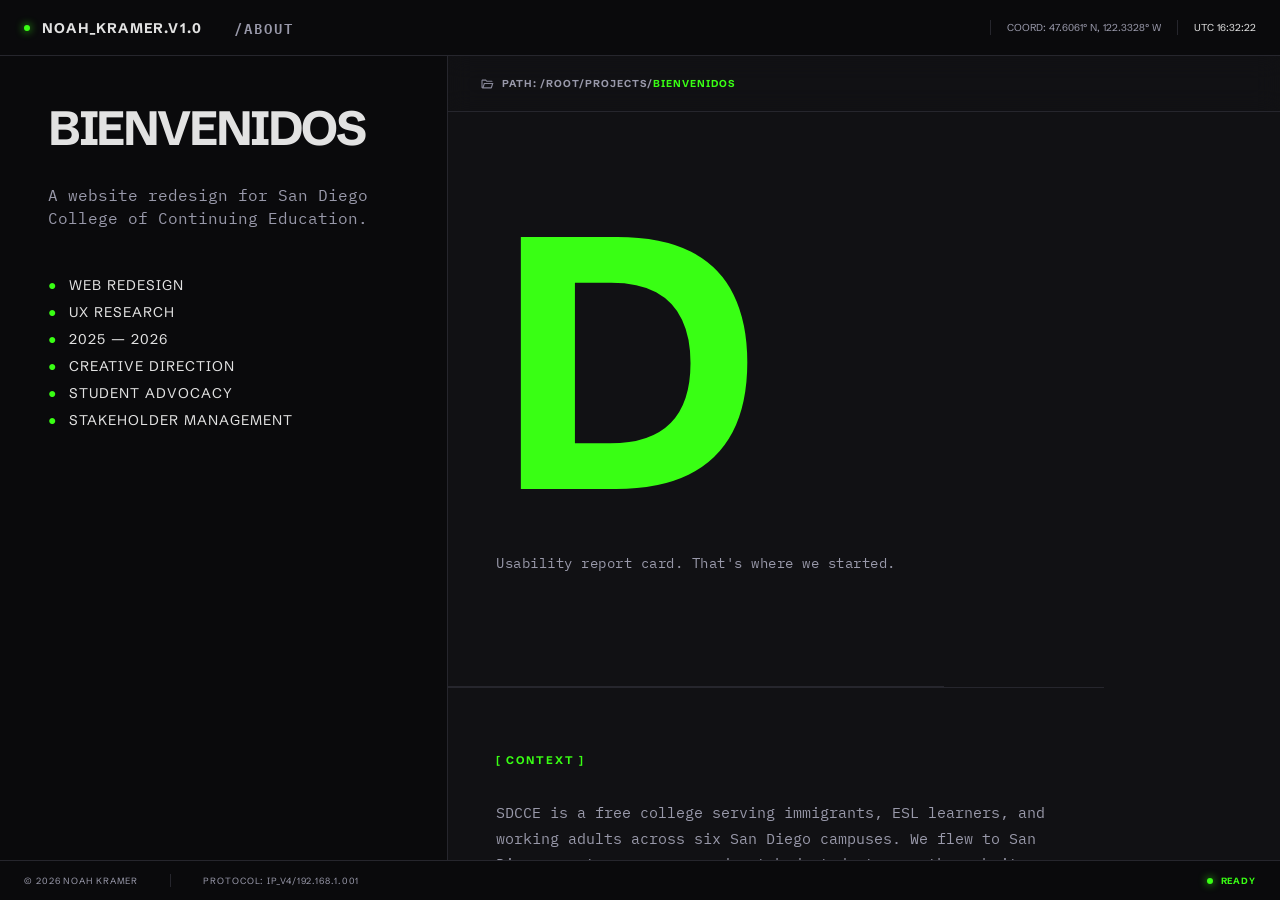
<file: projects/bienvenidos.html>
<!DOCTYPE html>
<html lang="en">
<head>
  <meta charset="UTF-8" />
  <!-- Google tag (gtag.js) -->
  <script async src="https://www.googletagmanager.com/gtag/js?id=G-51RCRB1T9C"></script>
  <script>
    window.dataLayer = window.dataLayer || [];
    function gtag(){dataLayer.push(arguments);}
    gtag('js', new Date());
    gtag('config', 'G-51RCRB1T9C');
  </script>
  <meta name="viewport" content="width=device-width, initial-scale=1.0" />
  <title>Noah Kramer — Bienvenidos</title>
  <meta name="description" content="Bienvenidos — Website redesign for San Diego College of Continuing Education. Creative direction by Noah Kramer.">
  <meta name="theme-color" content="#0a0a0c">
  <link rel="icon" href="../favicon.ico" type="image/x-icon">
  <meta property="og:title" content="Noah Kramer — Bienvenidos">
  <meta property="og:description" content="Website redesign for San Diego College of Continuing Education.">
  <meta property="og:type" content="website">
  <meta property="og:url" content="https://noahkramer.design/projects/bienvenidos.html">
  <meta property="og:image" content="https://noahkramer.design/assets/og-image.png">
  <link rel="canonical" href="https://noahkramer.design/projects/bienvenidos.html">
  <link rel="preconnect" href="https://fonts.googleapis.com">
  <link rel="preconnect" href="https://fonts.gstatic.com" crossorigin>
  <link href="https://fonts.googleapis.com/css2?family=Schibsted+Grotesk:wght@400;700&family=IBM+Plex+Mono:wght@400;500;600&family=Sora:wght@400;500;600;700&display=swap" rel="stylesheet">
  <link rel="stylesheet" href="../css/styles.css" />
  <link rel="stylesheet" href="../css/overrides.css" />
</head>
<body>
  <!-- Root wrapper -->
  <div class="content-stretch flex flex-col items-start relative" data-name="bienvenidos.html">

    <!-- ═══════════════════════════════════════ HEADER ═══════════════════════════════════════ -->
    <header class="bg-[#0a0a0c] content-stretch flex h-[56px] items-center pb-px px-[24px] relative shrink-0" data-name="Header">
      <div aria-hidden="true" class="absolute border-[#26262d] border-b border-solid inset-0 pointer-events-none"></div>

      <!-- Left: Logo + Nav -->
      <div class="relative shrink-0" data-name="Container">
        <div class="bg-clip-padding border-0 border-[transparent] border-solid content-stretch flex gap-[32px] items-center relative">
          <!-- Logo -->
          <a href="../index.html" class="content-stretch flex gap-[12px] items-center relative shrink-0" data-name="Container">
            <div class="bg-[#39ff14] rounded-[9999px] shadow-[0px_0px_8px_0px_#39ff14] shrink-0 size-[6px]" data-name="Background+Shadow"></div>
            <div class="content-stretch flex flex-col items-start relative shrink-0" data-name="Container">
              <div class="flex flex-col font-['Space_Mono:Bold',sans-serif] justify-center leading-[0] not-italic relative shrink-0 text-[#e2e2e2] text-[14px] tracking-[1.2px] uppercase whitespace-nowrap">
                <p class="leading-[16px]">Noah_Kramer.v1.0</p>
              </div>
            </div>
          </a>
          <!-- Nav -->
          <nav class="content-stretch flex gap-[24px] items-start relative shrink-0" data-name="Nav">
            <a href="../about.html" class="content-stretch flex flex-col items-start relative self-stretch shrink-0" data-name="Link">
              <div class="flex flex-col font-['IBM_Plex_Mono:SemiBold',sans-serif] justify-center leading-[0] not-italic relative shrink-0 text-[#889] text-[14px] tracking-[2px] uppercase whitespace-nowrap">
                <p class="leading-[15px]">/About</p>
              </div>
            </a>
          </nav>
        </div>
      </div>

      <!-- Right: Coords + UTC -->
      <div class="relative shrink-0" data-name="Container">
        <div class="bg-clip-padding border-0 border-[transparent] border-solid content-stretch flex gap-[16.01px] items-start relative">
          <div class="content-stretch flex flex-col items-start pl-[17px] relative self-stretch shrink-0" data-name="VerticalBorder">
            <div aria-hidden="true" class="absolute border-[#26262d] border-l border-solid inset-0 pointer-events-none"></div>
            <div class="flex flex-col font-['Space_Mono:Regular',sans-serif] justify-center leading-[0] not-italic relative shrink-0 text-[#889] text-[10px] whitespace-nowrap">
              <p class="leading-[15px]">COORD: 47.6061° N, 122.3328° W</p>
            </div>
          </div>
          <div class="content-stretch flex flex-col items-start pl-[17px] relative self-stretch shrink-0" data-name="VerticalBorder">
            <div aria-hidden="true" class="absolute border-[#26262d] border-l border-solid inset-0 pointer-events-none"></div>
            <div class="flex flex-col font-['Space_Mono:Regular',sans-serif] justify-center leading-[0] not-italic relative shrink-0 text-[#e2e2e2] text-[10px] whitespace-nowrap">
              <p class="leading-[15px] utc-clock" aria-live="polite">UTC 00:00:00</p>
            </div>
          </div>
        </div>
      </div>
    </header>
    <!-- ═══════════════════════════════════════ END HEADER ═══════════════════════════════════ -->

    <!-- ═══════════════════════════════════════ MAIN ═════════════════════════════════════════ -->
    <main class="content-stretch flex items-start relative w-full" data-name="Main">

      <!-- LEFT PANEL -->
      <section class="bg-[#0a0a0c] h-full relative shrink-0" data-name="Section">
        <div class="content-stretch flex flex-col items-start justify-center overflow-auto pr-px relative size-full">
          <div class="flex-[1_0_0] min-h-px min-w-px relative w-[671px] figma-w-full" data-name="Container">
            <div class="bg-clip-padding border-0 border-[transparent] border-solid content-stretch flex flex-col items-start justify-between p-[48px] relative size-full">

              <!-- Project info -->
              <div class="content-stretch flex flex-col gap-[21.5px] items-start relative shrink-0 w-[575px] figma-w-full" data-name="Container">
                <!-- Heading -->
                <div class="content-stretch flex flex-col items-start relative shrink-0 w-full" data-name="Heading 1">
                  <h1 class="flex flex-col font-['Space_Mono:Bold',sans-serif] justify-center leading-[0] not-italic relative shrink-0 text-[#e2e2e2] text-[48px] tracking-[-2.4px] uppercase w-full">
                    <span class="leading-[48px] whitespace-pre-wrap" data-typewriter>Bienvenidos</span>
                  </h1>
                </div>
                <!-- Subtitle -->
                <div class="content-stretch flex flex-col items-start max-w-[384px] pt-[10.5px] relative shrink-0" data-name="Container">
                  <div class="flex flex-col font-['IBM_Plex_Mono:Regular',sans-serif] justify-center leading-[0] not-italic relative shrink-0 text-[#889] text-[16px] w-full">
                    <p class="leading-[22.75px] whitespace-pre-wrap">A website redesign for San Diego College of Continuing Education.</p>
                  </div>
                </div>
                <!-- Details list -->
                <div class="content-stretch flex flex-col gap-[12px] items-start pt-[26.5px] relative shrink-0 w-full" data-name="Container">
                  <div class="content-stretch flex gap-[12px] items-center relative shrink-0 w-full" data-name="Container">
                    <div class="content-stretch flex flex-col items-start relative shrink-0" data-name="Container">
                      <div class="flex flex-col font-['Space_Mono:Regular','Noto_Sans:Regular',sans-serif] justify-center leading-[0] relative shrink-0 text-[#39ff14] text-[14px] tracking-[1px] uppercase whitespace-nowrap font-variation-reset">
                        <p class="leading-[15px]">●</p>
                      </div>
                    </div>
                    <div class="content-stretch flex flex-col items-start relative shrink-0" data-name="Container">
                      <div class="flex flex-col font-['Space_Mono:Regular',sans-serif] justify-center leading-[0] not-italic relative shrink-0 text-[#e2e2e2] text-[14px] tracking-[1px] uppercase whitespace-nowrap">
                        <p class="leading-[15px]">Web Redesign</p>
                      </div>
                    </div>
                  </div>
                  <div class="content-stretch flex gap-[12px] items-center relative shrink-0 w-full" data-name="Container">
                    <div class="content-stretch flex flex-col items-start relative shrink-0" data-name="Container">
                      <div class="flex flex-col font-['Space_Mono:Regular','Noto_Sans:Regular',sans-serif] justify-center leading-[0] relative shrink-0 text-[#39ff14] text-[14px] tracking-[1px] uppercase whitespace-nowrap font-variation-reset">
                        <p class="leading-[15px]">●</p>
                      </div>
                    </div>
                    <div class="content-stretch flex flex-col items-start relative shrink-0" data-name="Container">
                      <div class="flex flex-col font-['Space_Mono:Regular',sans-serif] justify-center leading-[0] not-italic relative shrink-0 text-[#e2e2e2] text-[14px] tracking-[1px] uppercase whitespace-nowrap">
                        <p class="leading-[15px]">UX Research</p>
                      </div>
                    </div>
                  </div>
                  <div class="content-stretch flex gap-[12px] items-center relative shrink-0 w-full" data-name="Container">
                    <div class="content-stretch flex flex-col items-start relative shrink-0" data-name="Container">
                      <div class="flex flex-col font-['Space_Mono:Regular','Noto_Sans:Regular',sans-serif] justify-center leading-[0] relative shrink-0 text-[#39ff14] text-[14px] tracking-[1px] uppercase whitespace-nowrap font-variation-reset">
                        <p class="leading-[15px]">●</p>
                      </div>
                    </div>
                    <div class="content-stretch flex flex-col items-start relative shrink-0" data-name="Container">
                      <div class="flex flex-col font-['Space_Mono:Regular',sans-serif] justify-center leading-[0] not-italic relative shrink-0 text-[#e2e2e2] text-[14px] tracking-[1px] uppercase whitespace-nowrap">
                        <p class="leading-[15px]">2025 — 2026</p>
                      </div>
                    </div>
                  </div>
                  <div class="content-stretch flex gap-[12px] items-center relative shrink-0 w-full" data-name="Container">
                    <div class="content-stretch flex flex-col items-start relative shrink-0" data-name="Container">
                      <div class="flex flex-col font-['Space_Mono:Regular','Noto_Sans:Regular',sans-serif] justify-center leading-[0] relative shrink-0 text-[#39ff14] text-[14px] tracking-[1px] uppercase whitespace-nowrap font-variation-reset">
                        <p class="leading-[15px]">●</p>
                      </div>
                    </div>
                    <div class="content-stretch flex flex-col items-start relative shrink-0" data-name="Container">
                      <div class="flex flex-col font-['Space_Mono:Regular',sans-serif] justify-center leading-[0] not-italic relative shrink-0 text-[#e2e2e2] text-[14px] tracking-[1px] uppercase whitespace-nowrap">
                        <p class="leading-[15px]">Creative Direction</p>
                      </div>
                    </div>
                  </div>
                  <div class="content-stretch flex gap-[12px] items-center relative shrink-0 w-full" data-name="Container">
                    <div class="content-stretch flex flex-col items-start relative shrink-0" data-name="Container">
                      <div class="flex flex-col font-['Space_Mono:Regular','Noto_Sans:Regular',sans-serif] justify-center leading-[0] relative shrink-0 text-[#39ff14] text-[14px] tracking-[1px] uppercase whitespace-nowrap font-variation-reset">
                        <p class="leading-[15px]">●</p>
                      </div>
                    </div>
                    <div class="content-stretch flex flex-col items-start relative shrink-0" data-name="Container">
                      <div class="flex flex-col font-['Space_Mono:Regular',sans-serif] justify-center leading-[0] not-italic relative shrink-0 text-[#e2e2e2] text-[14px] tracking-[1px] uppercase whitespace-nowrap">
                        <p class="leading-[15px]">Student Advocacy</p>
                      </div>
                    </div>
                  </div>
                  <div class="content-stretch flex gap-[12px] items-center relative shrink-0 w-full" data-name="Container">
                    <div class="content-stretch flex flex-col items-start relative shrink-0" data-name="Container">
                      <div class="flex flex-col font-['Space_Mono:Regular','Noto_Sans:Regular',sans-serif] justify-center leading-[0] relative shrink-0 text-[#39ff14] text-[14px] tracking-[1px] uppercase whitespace-nowrap font-variation-reset">
                        <p class="leading-[15px]">●</p>
                      </div>
                    </div>
                    <div class="content-stretch flex flex-col items-start relative shrink-0" data-name="Container">
                      <div class="flex flex-col font-['Space_Mono:Regular',sans-serif] justify-center leading-[0] not-italic relative shrink-0 text-[#e2e2e2] text-[14px] tracking-[1px] uppercase whitespace-nowrap">
                        <p class="leading-[15px]">Stakeholder Management</p>
                      </div>
                    </div>
                  </div>
                </div>
              </div>

            </div>
          </div>
        </div>
        <div aria-hidden="true" class="absolute border-[#26262d] border-r border-solid inset-0 pointer-events-none"></div>
      </section>
      <!-- END LEFT PANEL -->

      <!-- RIGHT PANEL -->
      <section class="bg-[#111114] content-stretch flex flex-col h-full isolate items-start relative shrink-0" data-name="Section">

        <!-- Sticky sub-header with path breadcrumb -->
        <div class="backdrop-blur-[12px] h-[56px] shrink-0 sticky top-0 w-full z-[2]" data-name="HorizontalBorder+OverlayBlur">
          <div aria-hidden="true" class="absolute border-[#26262d] border-b border-solid inset-0 pointer-events-none"></div>
          <div class="flex flex-row items-center size-full">
            <div class="content-stretch flex items-center pb-px px-[32px] relative size-full">
              <div class="relative shrink-0" data-name="Container">
                <div class="bg-clip-padding border-0 border-[transparent] border-solid content-stretch flex gap-[8px] items-center relative">
                  <!-- Folder icon -->
                  <div class="content-stretch flex flex-col items-start py-[2px] relative shrink-0" data-name="Container">
                    <div class="flex items-center justify-center relative shrink-0">
                      <div class="-scale-y-100 flex-none">
                        <div class="h-[16px] relative w-[14.02px]" data-name="Icon">
                          <svg class="block size-full" fill="none" preserveAspectRatio="none" viewBox="0 0 14.02 16" role="img" aria-labelledby="folder-icon-bienvenidos">
                            <title id="folder-icon-bienvenidos">Folder</title>
                            <g>
                              <path d="M2.56556 3.55556C2.26 3.55556 1.99843 3.66435 1.78083 3.88194C1.56324 4.09954 1.45444 4.36111 1.45444 4.66667V11.3333C1.45444 11.6389 1.56324 11.9005 1.78083 12.1181C1.99843 12.3356 2.26 12.4444 2.56556 12.4444H5.89889L7.01 11.3333H11.4544C11.76 11.3333 12.0216 11.2245 12.2392 11.0069C12.4568 10.7894 12.5656 10.5278 12.5656 10.2222H6.55167L5.44056 11.3333H2.56556V4.66667L3.89889 9.11111H13.3989L11.9683 4.34722C11.8943 4.10648 11.7577 3.91435 11.5586 3.77083C11.3595 3.62731 11.1396 3.55556 10.8989 3.55556H2.56556ZM3.73222 4.66667H10.8989L11.8989 8H4.73222L3.73222 4.66667Z" fill="var(--fill-0, #888899)" />
                            </g>
                          </svg>
                        </div>
                      </div>
                    </div>
                  </div>
                  <div class="flex flex-col font-['Space_Mono:Bold',sans-serif] justify-center leading-[0] not-italic relative shrink-0 text-[#889] text-[10px] tracking-[1px] whitespace-nowrap">
                    <p class="leading-[15px]">PATH: /ROOT/PROJECTS/<span class="text-[#39ff14]">BIENVENIDOS</span></p>
                  </div>
                </div>
              </div>
            </div>
          </div>
        </div>

        <!-- Scrollable content area -->
        <div class="content-stretch flex flex-[1_0_0] flex-col items-start min-h-px min-w-px overflow-auto relative w-full z-[1]" data-name="Container">

          <!-- Cold open -->
          <div class="cs-hero">
            <span class="cs-cold-open">D</span>
            <p class="cs-cold-open__sub">Usability report card. That's where we started.</p>
          </div>

          <!-- Context -->
          <div class="cs-section">
            <div class="cs-tag">[ CONTEXT ]</div>
            <p class="cs-body">SDCCE is a free college serving immigrants, ESL learners, and working adults across six San Diego campuses. We flew to San Diego, went on campus, and watched students use the website.</p>
          </div>

          <!-- In the Room -->
          <div class="cs-section">
            <div class="cs-tag">[ IN THE ROOM ]</div>
            <div class="cs-terminal">
              <span class="cs-terminal__line">> SITE VISIT — SDCCE — DECEMBER 2024</span>
              <span class="cs-terminal__line">> 561 survey responses collected</span>
              <span class="cs-terminal__line">> 40+ interviews</span>
              <span class="cs-terminal__line">> 6/10 students missed the translate button</span>
              <span class="cs-terminal__line">> ESL page: 68,000 visits/year</span>
              <span class="cs-terminal__line">> "Enrolling can take hours of trial and error"</span>
              <span class="cs-terminal__line cs-terminal__line--muted">> NOTE: site went down while we were on campus</span>
            </div>
            <img src="../assets/SDCCE-focus-group.png" alt="SDCCE — campus site visit" class="cs-img">
          </div>

          <!-- The Problems -->
          <div class="cs-problems">
            <div class="cs-label">[ The Problems ]</div>
            <ol class="cs-problem-list">
              <li class="cs-problem-item">
                <span class="cs-problem-num">01</span>
                <span class="cs-problem-text">Six campuses, one undifferentiated site</span>
              </li>
              <li class="cs-problem-item">
                <span class="cs-problem-num">02</span>
                <span class="cs-problem-text">A college that forgot to explain what free costs</span>
              </li>
              <li class="cs-problem-item">
                <span class="cs-problem-num">03</span>
                <span class="cs-problem-text">A program list nobody could navigate</span>
              </li>
              <li class="cs-problem-item">
                <span class="cs-problem-num">04</span>
                <span class="cs-problem-text">Students left the site without knowing it</span>
              </li>
            </ol>
          </div>

          <!-- Solution 01 -->
          <div class="cs-section">
            <div class="cs-tag">[ SOLUTION 02 ]</div>
            <h2 class="cs-heading">What Does Free Cost?</h2>
            <p class="cs-body">SDCCE had no cost and aid page. They assumed free needed no explanation. It does. Supplies cost money. Books cost money. We built the page and named it plainly: Free Tuition.</p>
            <div class="cs-callout">→ If you don't say it, students assume the worst.</div>
          </div>

          <!-- Solution 02 -->
          <div class="cs-section">
            <div class="cs-tag">[ SOLUTION 03 ]</div>
            <h2 class="cs-heading">Find Your Program</h2>
            <p class="cs-body">The old programs section was one long undifferentiated list. No sorting. No filtering. No way to find what was offered at your campus. We rebuilt it with filters by campus, by interest, by program type.</p>
            <div class="cs-callout">→ Same content. Finally findable.</div>
          </div>

          <!-- Solution 03 -->
          <div class="cs-section">
            <div class="cs-tag">[ SOLUTION 04 ]</div>
            <h2 class="cs-heading">This Is Your Site</h2>
            <p class="cs-body">Students were navigating to the district site without realizing they'd left SDCCE. A visual identity and wayfinding problem masquerading as a content problem. We fixed the handoff.</p>
            <div class="cs-callout cs-callout--wide">→ Don't hand students off and hope they find their way back.</div>
          </div>

          <!-- Gallery -->
          <div class="cs-section">
            <div class="cs-label">[ Gallery ]</div>
            <div class="cs-gallery">
              <img src="../assets/SDCCE-desk1.png" alt="SDCCE — desktop view 1">
              <img src="../assets/SDCCE-mobile1.png" alt="SDCCE — mobile view 1">
              <img src="../assets/SDCCE-mobile2.png" alt="SDCCE — mobile view 2">
              <img src="../assets/SDCCE-desk2.png" alt="SDCCE — desktop view 2">
            </div>
          </div>

          <!-- What's Next -->
          <div class="cs-section">
            <div class="cs-tag">[ WHAT'S NEXT ]</div>
            <p class="cs-callout">Launched February 2026. Outcomes pending.</p>
            <p class="cs-body">Check back.</p>
          </div>

        </div>

      </section>
      <!-- END RIGHT PANEL -->

    </main>
    <!-- ═══════════════════════════════════════ END MAIN ══════════════════════════════════════ -->

    <!-- ═══════════════════════════════════════ FOOTER ═══════════════════════════════════════ -->
    <footer class="bg-[#0a0a0c] content-stretch flex h-[40px] items-center pt-px px-[24px] relative shrink-0" data-name="Footer">
      <div aria-hidden="true" class="absolute border-[#26262d] border-solid border-t inset-0 pointer-events-none"></div>
      <!-- Left: copyright + protocol -->
      <div class="relative shrink-0" data-name="Container">
        <div class="bg-clip-padding border-0 border-[transparent] border-solid content-stretch flex gap-[32px] items-center relative">
          <div class="content-stretch flex flex-col items-start relative shrink-0" data-name="Container">
            <div class="flex flex-col font-['Space_Mono:Regular',sans-serif] justify-center leading-[0] not-italic relative shrink-0 text-[#889] text-[9px] tracking-[0.9px] uppercase whitespace-nowrap">
              <p class="leading-[13.5px]">© 2026 Noah Kramer</p>
            </div>
          </div>
          <div class="content-stretch flex flex-col items-start pl-[33px] relative shrink-0" data-name="VerticalBorder">
            <div aria-hidden="true" class="absolute border-[#26262d] border-l border-solid inset-0 pointer-events-none"></div>
            <div class="flex flex-col font-['Space_Mono:Regular',sans-serif] justify-center leading-[0] not-italic relative shrink-0 text-[#889] text-[9px] tracking-[0.9px] uppercase whitespace-nowrap">
              <p class="leading-[13.5px]">Protocol: IP_V4/192.168.1.001</p>
            </div>
          </div>
        </div>
      </div>
      <!-- Right: status dot + Ready -->
      <div class="relative shrink-0" data-name="Container">
        <div class="bg-clip-padding border-0 border-[transparent] border-solid content-stretch flex gap-[8px] items-center relative">
          <div class="bg-[#39ff14] rounded-[9999px] shadow-[0px_0px_8px_0px_#39ff14] shrink-0 size-[6px]" data-name="Background+Shadow"></div>
          <div class="content-stretch flex flex-col items-start relative shrink-0" data-name="Container">
            <div class="flex flex-col font-['Space_Mono:Bold',sans-serif] justify-center leading-[0] not-italic relative shrink-0 text-[#39ff14] text-[9px] tracking-[0.9px] uppercase whitespace-nowrap">
              <p class="leading-[13.5px]">Ready</p>
            </div>
          </div>
        </div>
      </div>
    </footer>
    <!-- ═══════════════════════════════════════ END FOOTER ════════════════════════════════════ -->

  </div>
  <script src="../script.js" defer></script>
</body>
</html>
</file>
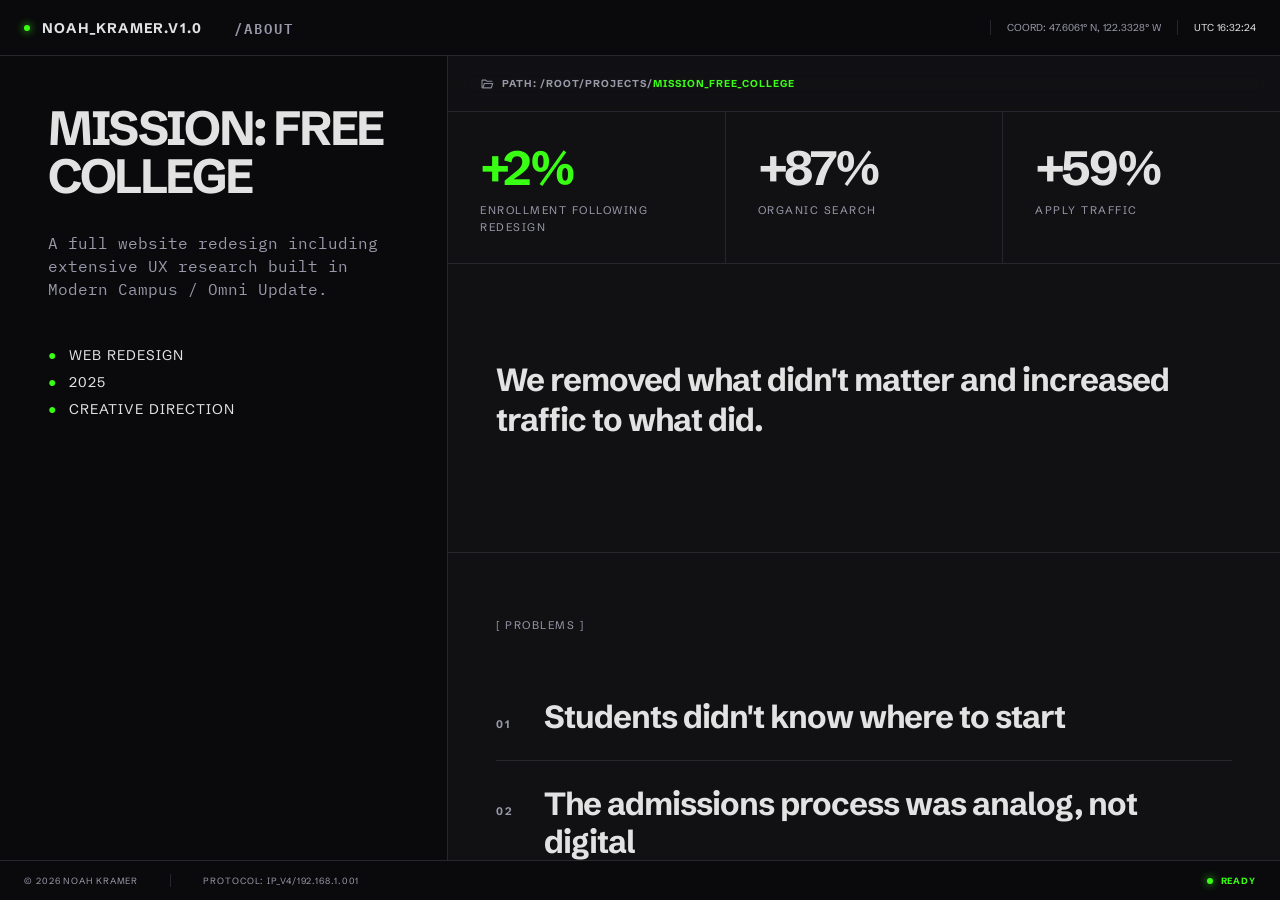
<file: projects/mission-free-college.html>
<!DOCTYPE html>
<html lang="en">
<head>
  <meta charset="UTF-8" />
  <!-- Google tag (gtag.js) — replace GA_MEASUREMENT_ID with your tag ID -->
  <!-- Google tag (gtag.js) -->
  <script async src="https://www.googletagmanager.com/gtag/js?id=G-51RCRB1T9C"></script>
  <script>
    window.dataLayer = window.dataLayer || [];
    function gtag(){dataLayer.push(arguments);}
    gtag('js', new Date());

    gtag('config', 'G-51RCRB1T9C');
  </script>
  <meta name="viewport" content="width=device-width, initial-scale=1.0" />
  <title>Noah Kramer — Mission:Free_College</title>
  <meta name="description" content="Mission:Free_College — Web redesign for a college access nonprofit. Creative direction by Noah Kramer.">
  <meta name="theme-color" content="#0a0a0c">
  <link rel="icon" href="../favicon.ico" type="image/x-icon">
  <meta property="og:title" content="Noah Kramer — Mission:Free_College">
  <meta property="og:description" content="Web redesign for a college access nonprofit.">
  <meta property="og:type" content="website">
  <meta property="og:url" content="https://noahkramer.design/projects/mission-free-college.html">
  <meta property="og:image" content="https://noahkramer.design/assets/og-image.png">
  <link rel="canonical" href="https://noahkramer.design/projects/mission-free-college.html">
  <link rel="preconnect" href="https://fonts.googleapis.com">
  <link rel="preconnect" href="https://fonts.gstatic.com" crossorigin>
  <link href="https://fonts.googleapis.com/css2?family=Schibsted+Grotesk:wght@400;700&family=IBM+Plex+Mono:wght@400;500;600&family=Sora:wght@400;500;600;700&display=swap" rel="stylesheet">
  <link rel="stylesheet" href="../css/styles.css" />
  <link rel="stylesheet" href="../css/overrides.css" />
</head>
<body>
  <!-- Root wrapper -->
  <div class="content-stretch flex flex-col items-start relative" data-name="mission-free-college.html">

    <!-- ═══════════════════════════════════════ HEADER ═══════════════════════════════════════ -->
    <header class="bg-[#0a0a0c] content-stretch flex h-[56px] items-center pb-px px-[24px] relative shrink-0" data-name="Header">
      <div aria-hidden="true" class="absolute border-[#26262d] border-b border-solid inset-0 pointer-events-none"></div>

      <!-- Left: Logo + Nav -->
      <div class="relative shrink-0" data-name="Container">
        <div class="bg-clip-padding border-0 border-[transparent] border-solid content-stretch flex gap-[32px] items-center relative">
          <!-- Logo -->
          <a href="../index.html" class="content-stretch flex gap-[12px] items-center relative shrink-0" data-name="Container">
            <div class="bg-[#39ff14] rounded-[9999px] shadow-[0px_0px_8px_0px_#39ff14] shrink-0 size-[6px]" data-name="Background+Shadow"></div>
            <div class="content-stretch flex flex-col items-start relative shrink-0" data-name="Container">
              <div class="flex flex-col font-['Space_Mono:Bold',sans-serif] justify-center leading-[0] not-italic relative shrink-0 text-[#e2e2e2] text-[14px] tracking-[1.2px] uppercase whitespace-nowrap">
                <p class="leading-[16px]">Noah_Kramer.v1.0</p>
              </div>
            </div>
          </a>
          <!-- Nav -->
          <nav class="content-stretch flex gap-[24px] items-start relative shrink-0" data-name="Nav">
            <a href="../about.html" class="content-stretch flex flex-col items-start relative self-stretch shrink-0" data-name="Link">
              <div class="flex flex-col font-['IBM_Plex_Mono:SemiBold',sans-serif] justify-center leading-[0] not-italic relative shrink-0 text-[#889] text-[14px] tracking-[2px] uppercase whitespace-nowrap">
                <p class="leading-[15px]">/About</p>
              </div>
            </a>
          </nav>
        </div>
      </div>

      <!-- Right: Coords + UTC -->
      <div class="relative shrink-0" data-name="Container">
        <div class="bg-clip-padding border-0 border-[transparent] border-solid content-stretch flex gap-[16.01px] items-start relative">
          <div class="content-stretch flex flex-col items-start pl-[17px] relative self-stretch shrink-0" data-name="VerticalBorder">
            <div aria-hidden="true" class="absolute border-[#26262d] border-l border-solid inset-0 pointer-events-none"></div>
            <div class="flex flex-col font-['Space_Mono:Regular',sans-serif] justify-center leading-[0] not-italic relative shrink-0 text-[#889] text-[10px] whitespace-nowrap">
              <p class="leading-[15px]">COORD: 47.6061° N, 122.3328° W</p>
            </div>
          </div>
          <div class="content-stretch flex flex-col items-start pl-[17px] relative self-stretch shrink-0" data-name="VerticalBorder">
            <div aria-hidden="true" class="absolute border-[#26262d] border-l border-solid inset-0 pointer-events-none"></div>
            <div class="flex flex-col font-['Space_Mono:Regular',sans-serif] justify-center leading-[0] not-italic relative shrink-0 text-[#e2e2e2] text-[10px] whitespace-nowrap">
              <p class="leading-[15px] utc-clock" aria-live="polite">UTC 00:00:00</p>
            </div>
          </div>
        </div>
      </div>
    </header>
    <!-- ═══════════════════════════════════════ END HEADER ═══════════════════════════════════ -->

    <!-- ═══════════════════════════════════════ MAIN ═════════════════════════════════════════ -->
    <main class="content-stretch flex items-start relative w-full" data-name="Main">

      <!-- LEFT PANEL -->
      <section class="bg-[#0a0a0c] h-full relative shrink-0" data-name="Section">
        <div class="content-stretch flex flex-col items-start justify-center overflow-auto pr-px relative size-full">
          <div class="flex-[1_0_0] min-h-px min-w-px relative w-[671px] figma-w-full" data-name="Container">
            <div class="bg-clip-padding border-0 border-[transparent] border-solid content-stretch flex flex-col items-start justify-between p-[48px] relative size-full">

              <!-- Project info -->
              <div class="content-stretch flex flex-col gap-[21.5px] items-start relative shrink-0 w-[575px] figma-w-full" data-name="Container">
                <!-- Heading -->
                <div class="content-stretch flex flex-col items-start relative shrink-0 w-full" data-name="Heading 1">
                  <h1 class="flex flex-col font-['Space_Mono:Bold',sans-serif] justify-center leading-[0] not-italic relative shrink-0 text-[#e2e2e2] text-[48px] tracking-[-2.4px] uppercase w-full">
                    <span class="leading-[48px] whitespace-pre-wrap" data-typewriter>Mission: Free College</span>
                  </h1>
                </div>
                <!-- Subtitle -->
                <div class="content-stretch flex flex-col items-start max-w-[384px] pt-[10.5px] relative shrink-0" data-name="Container">
                  <div class="flex flex-col font-['IBM_Plex_Mono:Regular',sans-serif] justify-center leading-[0] not-italic relative shrink-0 text-[#889] text-[16px] w-full">
                    <p class="leading-[22.75px] whitespace-pre-wrap">A full website redesign including extensive UX research built in Modern Campus / Omni Update.</p>
                  </div>
                </div>
                <!-- Details list -->
                <div class="content-stretch flex flex-col gap-[12px] items-start pt-[26.5px] relative shrink-0 w-full" data-name="Container">
                  <div class="content-stretch flex gap-[12px] items-center relative shrink-0 w-full" data-name="Container">
                    <div class="content-stretch flex flex-col items-start relative shrink-0" data-name="Container">
                      <div class="flex flex-col font-['Space_Mono:Regular','Noto_Sans:Regular',sans-serif] justify-center leading-[0] relative shrink-0 text-[#39ff14] text-[14px] tracking-[1px] uppercase whitespace-nowrap font-variation-reset">
                        <p class="leading-[15px]">●</p>
                      </div>
                    </div>
                    <div class="content-stretch flex flex-col items-start relative shrink-0" data-name="Container">
                      <div class="flex flex-col font-['Space_Mono:Regular',sans-serif] justify-center leading-[0] not-italic relative shrink-0 text-[#e2e2e2] text-[14px] tracking-[1px] uppercase whitespace-nowrap">
                        <p class="leading-[15px]">Web Redesign</p>
                      </div>
                    </div>
                  </div>
                  <div class="content-stretch flex gap-[12px] items-center relative shrink-0 w-full" data-name="Container">
                    <div class="content-stretch flex flex-col items-start relative shrink-0" data-name="Container">
                      <div class="flex flex-col font-['Space_Mono:Regular','Noto_Sans:Regular',sans-serif] justify-center leading-[0] relative shrink-0 text-[#39ff14] text-[14px] tracking-[1px] uppercase whitespace-nowrap font-variation-reset">
                        <p class="leading-[15px]">●</p>
                      </div>
                    </div>
                    <div class="content-stretch flex flex-col items-start relative shrink-0" data-name="Container">
                      <div class="flex flex-col font-['Space_Mono:Regular',sans-serif] justify-center leading-[0] not-italic relative shrink-0 text-[#e2e2e2] text-[14px] tracking-[1px] uppercase whitespace-nowrap">
                        <p class="leading-[15px]">2025</p>
                      </div>
                    </div>
                  </div>
                  <div class="content-stretch flex gap-[12px] items-center relative shrink-0 w-full" data-name="Container">
                    <div class="content-stretch flex flex-col items-start relative shrink-0" data-name="Container">
                      <div class="flex flex-col font-['Space_Mono:Regular','Noto_Sans:Regular',sans-serif] justify-center leading-[0] relative shrink-0 text-[#39ff14] text-[14px] tracking-[1px] uppercase whitespace-nowrap font-variation-reset">
                        <p class="leading-[15px]">●</p>
                      </div>
                    </div>
                    <div class="content-stretch flex flex-col items-start relative shrink-0" data-name="Container">
                      <div class="flex flex-col font-['Space_Mono:Regular',sans-serif] justify-center leading-[0] not-italic relative shrink-0 text-[#e2e2e2] text-[14px] tracking-[1px] uppercase whitespace-nowrap">
                        <p class="leading-[15px]">Creative Direction</p>
                      </div>
                    </div>
                  </div>
                </div>
              </div>

            </div>
          </div>
        </div>
        <div aria-hidden="true" class="absolute border-[#26262d] border-r border-solid inset-0 pointer-events-none"></div>
      </section>
      <!-- END LEFT PANEL -->

      <!-- RIGHT PANEL -->
      <section class="bg-[#111114] content-stretch flex flex-col h-full isolate items-start relative shrink-0" data-name="Section">

        <!-- Sticky sub-header with path breadcrumb -->
        <div class="backdrop-blur-[12px] h-[56px] shrink-0 sticky top-0 w-full z-[2]" data-name="HorizontalBorder+OverlayBlur">
          <div aria-hidden="true" class="absolute border-[#26262d] border-b border-solid inset-0 pointer-events-none"></div>
          <div class="flex flex-row items-center size-full">
            <div class="content-stretch flex items-center pb-px px-[32px] relative size-full">
              <div class="relative shrink-0" data-name="Container">
                <div class="bg-clip-padding border-0 border-[transparent] border-solid content-stretch flex gap-[8px] items-center relative">
                  <!-- Folder icon -->
                  <div class="content-stretch flex flex-col items-start py-[2px] relative shrink-0" data-name="Container">
                    <div class="flex items-center justify-center relative shrink-0">
                      <div class="-scale-y-100 flex-none">
                        <div class="h-[16px] relative w-[14.02px]" data-name="Icon">
                          <svg class="block size-full" fill="none" preserveAspectRatio="none" viewBox="0 0 14.02 16" role="img" aria-labelledby="folder-icon-title">
                            <title id="folder-icon-title">Folder</title>
                            <g>
                              <path d="M2.56556 3.55556C2.26 3.55556 1.99843 3.66435 1.78083 3.88194C1.56324 4.09954 1.45444 4.36111 1.45444 4.66667V11.3333C1.45444 11.6389 1.56324 11.9005 1.78083 12.1181C1.99843 12.3356 2.26 12.4444 2.56556 12.4444H5.89889L7.01 11.3333H11.4544C11.76 11.3333 12.0216 11.2245 12.2392 11.0069C12.4568 10.7894 12.5656 10.5278 12.5656 10.2222H6.55167L5.44056 11.3333H2.56556V4.66667L3.89889 9.11111H13.3989L11.9683 4.34722C11.8943 4.10648 11.7577 3.91435 11.5586 3.77083C11.3595 3.62731 11.1396 3.55556 10.8989 3.55556H2.56556ZM3.73222 4.66667H10.8989L11.8989 8H4.73222L3.73222 4.66667Z" fill="var(--fill-0, #888899)" />
                            </g>
                          </svg>
                        </div>
                      </div>
                    </div>
                  </div>
                  <div class="flex flex-col font-['Space_Mono:Bold',sans-serif] justify-center leading-[0] not-italic relative shrink-0 text-[#889] text-[10px] tracking-[1px] whitespace-nowrap">
                    <p class="leading-[15px]">PATH: /ROOT/PROJECTS/<span class="text-[#39ff14]">MISSION_FREE_COLLEGE</span></p>
                  </div>
                </div>
              </div>
            </div>
          </div>
        </div>

        <!-- Scrollable content area -->
        <div class="content-stretch flex flex-[1_0_0] flex-col items-start min-h-px min-w-px overflow-auto relative w-full z-[1]" data-name="Container">

          <!-- Stats row -->
          <div class="cs-stats">
            <div class="cs-stat">
              <div class="cs-stat__value cs-stat__value--accent">+2%</div>
              <div class="cs-stat__label">Enrollment Following Redesign</div>
            </div>
            <div class="cs-stat">
              <div class="cs-stat__value">+87%</div>
              <div class="cs-stat__label">Organic Search</div>
            </div>
            <div class="cs-stat">
              <div class="cs-stat__value">+59%</div>
              <div class="cs-stat__label">Apply Traffic</div>
            </div>
          </div>

          <!-- Hero statement -->
          <div class="cs-hero">
            <p class="cs-statement">We removed what didn't matter and increased traffic to what did.</p>
          </div>

          <!-- Problem statement -->
          <div class="cs-problems">
            <div class="cs-label">[ Problems ]</div>
            <ol class="cs-problem-list">
              <li class="cs-problem-item">
                <span class="cs-problem-num">01</span>
                <span class="cs-problem-text">Students didn't know where to start</span>
              </li>
              <li class="cs-problem-item">
                <span class="cs-problem-num">02</span>
                <span class="cs-problem-text">The admissions process was analog, not digital</span>
              </li>
              <li class="cs-problem-item">
                <span class="cs-problem-num">03</span>
                <span class="cs-problem-text">An overgrown site buried the most important content</span>
              </li>
            </ol>
          </div>

          <!-- Solution 01 -->
          <div class="cs-section">
            <div class="cs-tag">[ SOLUTION 01 ]</div>
            <h2 class="cs-heading">Get Them in the Door</h2>
            <p class="cs-body">Mission College's student journey was like a 3 legged stool: programs, free tuition and how to actually apply. Many students were first generation and needed clear guidance. The entire homepage became a brakdown of how to go to college.</p>
            <p class="cs-body">A prominent "Start Here" link above the fold on the homepage offers students clear direction and leads to a page teaching them how to be a student (key for our first-gen audience).</p>
            <div class="cs-callout cs-callout--wide">→ Higher Ed decisions aren't linear. Give clear entries and keep them moving.</div>
            <img src="../assets/Mission-heat.png" alt="Mission: Free College — welcome page" class="cs-img cs-img--constrained">
          </div>

          <!-- Solution 02 -->
          <div class="cs-section">
            <div class="cs-tag">[ SOLUTION 02 ]</div>
            <h2 class="cs-heading">Build a Digital Welcome Center</h2>
            <p class="cs-body">We worked closely with the admissions team to make the web process clear and proactively offer hints. Since most of our students are local, we always are reminding them of the walk-in help center</p>
            <div class="cs-callout">→ Be helpful and convert quickly.</div>
            <div class="cs-img-pair">
              <img src="../assets/Mission-welcome.png" alt="Mission: Free College — welcome page">
              <img src="../assets/Mission.png" alt="Mission: Free College — admissions flow">
            </div>
          </div>

          <!-- Solution 03 -->
          <div class="cs-section">
            <div class="cs-tag">[ SOLUTION 03 ]</div>
            <h2 class="cs-heading">Rebuild the Navigation</h2>
            <p class="cs-body">The previous site had such long dropdowns they went off the page! Every node was included in the navigation.</p>
            <ol class="cs-detail-list">
              <li class="cs-detail-item">
                <span class="cs-detail-num">01</span>
                <span class="cs-detail-text">Reduced overall navigation items. Moved to a hub and spoke model for larger sections.</span>
              </li>
              <li class="cs-detail-item">
                <span class="cs-detail-num">02</span>
                <span class="cs-detail-text">Audited pages and reduced old and outdated content by 60%.</span>
              </li>
              <li class="cs-detail-item">
                <span class="cs-detail-num">03</span>
                <span class="cs-detail-text">We added a tapbar on mobile so the most important links are always with you.</span>
              </li>
            </ol>
            <img src="../assets/Mission_nav.png" alt="Mission: Free College — navigation redesign" class="cs-img cs-img--constrained">
          </div>

          <!-- Process -->
          <div class="cs-section">
            <div class="cs-tag">[ PROCESS ]</div>
            <h2 class="cs-heading">Solo Run</h2>
            <p class="cs-body">I kept direct involvement in this project. I ran research, synthesis, and stakeholder work personally.</p>
            <div class="cs-callout">→ Deliverables: focus groups, surveys, UX testing, wireframes, visual designs & prototypes</div>
          </div>

          <!-- Gallery -->
          <div class="cs-section">
            <div class="cs-label">Gallery</div>
            <div class="cs-gallery">
              <img src="../assets/Mission-tab.png" alt="Mission: Free College — mobile tab bar">
              <img src="../assets/Misison-enroll.png" alt="Mission: Free College — enrollment page">
              <img src="../assets/Mission-desk1.png" alt="Mission: Free College — desktop view 1">
              <img src="../assets/Mission-desk2.png" alt="Mission: Free College — desktop view 2">
            </div>
          </div>

          <!-- Epilogue -->
          <div class="cs-section">
            <div class="cs-tag">[ EPILOGUE ]</div>
            <h2 class="cs-heading">Speaking at Digital Collegium</h2>
            <p class="cs-body">Ben Demers, Mission's Director of Comms and I co-presented at Digital Collegium 2025. We drew on our experience with the Misison College redesign to discuss stakeholder buy-in. Designing the perfect website doesn't matter if leadership won't support it when I'm gone.</p>
            <img src="../assets/Mission-DC.png" alt="Mission: Free College — Digital Collegium 2025 presentation" class="cs-img">
          </div>

          <!-- What's Next -->
          <div class="cs-section">
            <div class="cs-tag">[ WHAT'S NEXT ]</div>
            <a href="odu_v4.html" class="cs-callout">→ NEXT PROJECT</a>
          </div>

        </div>

      </section>
      <!-- END RIGHT PANEL -->

    </main>
    <!-- ═══════════════════════════════════════ END MAIN ══════════════════════════════════════ -->

    <!-- ═══════════════════════════════════════ FOOTER ═══════════════════════════════════════ -->
    <footer class="bg-[#0a0a0c] content-stretch flex h-[40px] items-center pt-px px-[24px] relative shrink-0" data-name="Footer">
      <div aria-hidden="true" class="absolute border-[#26262d] border-solid border-t inset-0 pointer-events-none"></div>
      <!-- Left: copyright + protocol -->
      <div class="relative shrink-0" data-name="Container">
        <div class="bg-clip-padding border-0 border-[transparent] border-solid content-stretch flex gap-[32px] items-center relative">
          <div class="content-stretch flex flex-col items-start relative shrink-0" data-name="Container">
            <div class="flex flex-col font-['Space_Mono:Regular',sans-serif] justify-center leading-[0] not-italic relative shrink-0 text-[#889] text-[9px] tracking-[0.9px] uppercase whitespace-nowrap">
              <p class="leading-[13.5px]">© 2026 Noah Kramer</p>
            </div>
          </div>
          <div class="content-stretch flex flex-col items-start pl-[33px] relative shrink-0" data-name="VerticalBorder">
            <div aria-hidden="true" class="absolute border-[#26262d] border-l border-solid inset-0 pointer-events-none"></div>
            <div class="flex flex-col font-['Space_Mono:Regular',sans-serif] justify-center leading-[0] not-italic relative shrink-0 text-[#889] text-[9px] tracking-[0.9px] uppercase whitespace-nowrap">
              <p class="leading-[13.5px]">Protocol: IP_V4/192.168.1.001</p>
            </div>
          </div>
        </div>
      </div>
      <!-- Right: status dot + Ready -->
      <div class="relative shrink-0" data-name="Container">
        <div class="bg-clip-padding border-0 border-[transparent] border-solid content-stretch flex gap-[8px] items-center relative">
          <div class="bg-[#39ff14] rounded-[9999px] shadow-[0px_0px_8px_0px_#39ff14] shrink-0 size-[6px]" data-name="Background+Shadow"></div>
          <div class="content-stretch flex flex-col items-start relative shrink-0" data-name="Container">
            <div class="flex flex-col font-['Space_Mono:Bold',sans-serif] justify-center leading-[0] not-italic relative shrink-0 text-[#39ff14] text-[9px] tracking-[0.9px] uppercase whitespace-nowrap">
              <p class="leading-[13.5px]">Ready</p>
            </div>
          </div>
        </div>
      </div>
    </footer>
    <!-- ═══════════════════════════════════════ END FOOTER ════════════════════════════════════ -->

  </div>
  <script src="../script.js" defer></script>
</body>
</html>
</file>
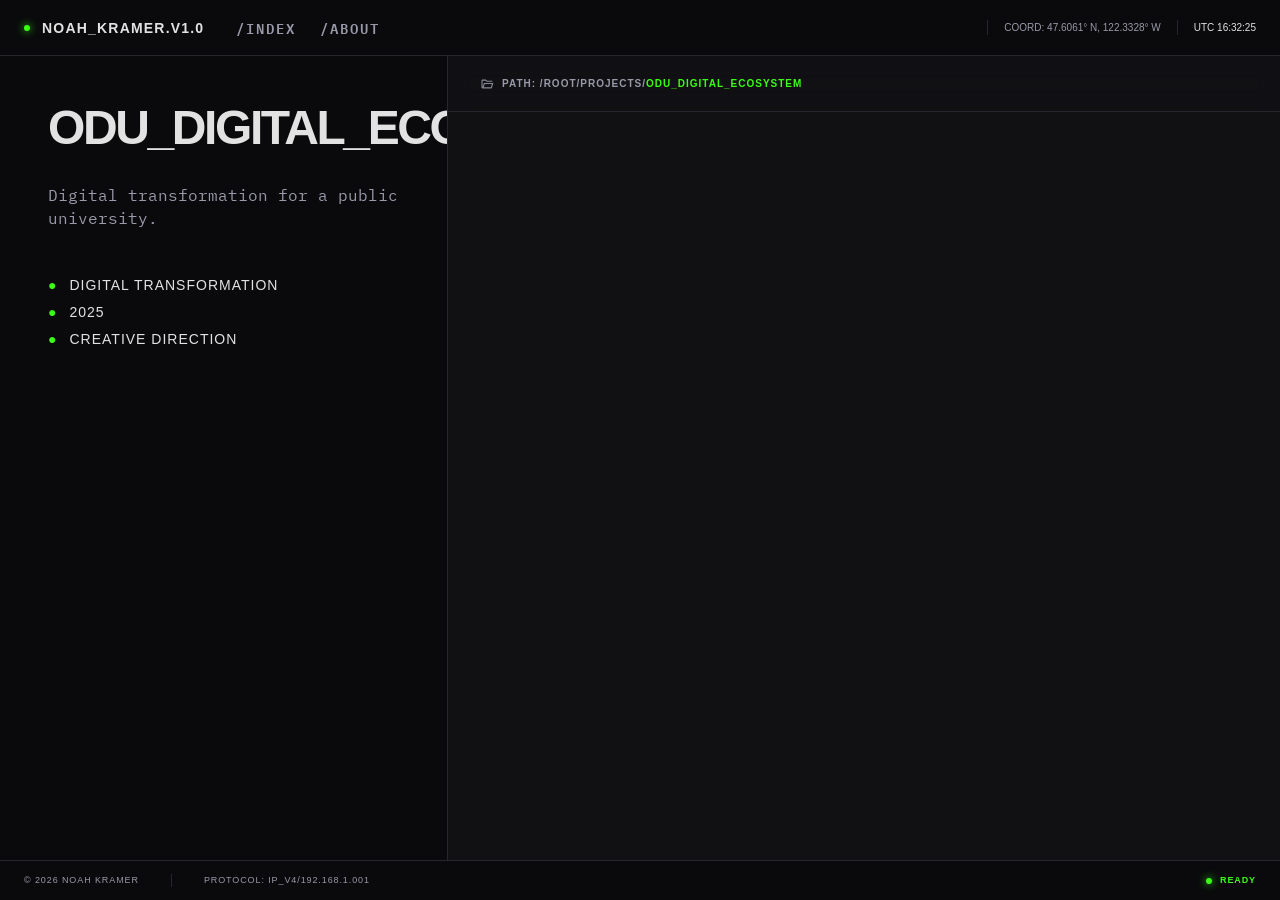
<file: projects/odu-digital-ecosystem.html>
<!DOCTYPE html>
<html lang="en">
<head>
  <meta charset="UTF-8" />
  <meta name="viewport" content="width=device-width, initial-scale=1.0" />
  <title>Noah Kramer — ODU_Digital_Ecosystem</title>
  <meta name="description" content="ODU_Digital_Ecosystem — Digital transformation for a public university. Creative direction by Noah Kramer.">
  <meta name="theme-color" content="#0a0a0c">
  <link rel="icon" href="../favicon.ico" type="image/x-icon">
  <meta property="og:title" content="Noah Kramer — ODU_Digital_Ecosystem">
  <meta property="og:description" content="Digital transformation for a public university.">
  <meta property="og:type" content="website">
  <meta property="og:url" content="https://noahkramer.design/projects/odu-digital-ecosystem.html">
  <meta property="og:image" content="https://noahkramer.design/assets/og-image.png">
  <link rel="canonical" href="https://noahkramer.design/projects/odu-digital-ecosystem.html">
  <link rel="preconnect" href="https://fonts.googleapis.com">
  <link rel="preconnect" href="https://fonts.gstatic.com" crossorigin>
  <link href="https://fonts.googleapis.com/css2?family=Space+Mono:wght@400;700&family=IBM+Plex+Mono:wght@400;500;600&display=swap" rel="stylesheet">
  <link rel="stylesheet" href="../css/styles.css" />
  <link rel="stylesheet" href="../css/overrides.css" />
</head>
<body>
  <!-- Root wrapper -->
  <div class="content-stretch flex flex-col items-start relative" data-name="odu-digital-ecosystem.html">

    <!-- ═══════════════════════════════════════ HEADER ═══════════════════════════════════════ -->
    <header class="bg-[#0a0a0c] content-stretch flex h-[56px] items-center pb-px px-[24px] relative shrink-0" data-name="Header">
      <div aria-hidden="true" class="absolute border-[#26262d] border-b border-solid inset-0 pointer-events-none"></div>

      <!-- Left: Logo + Nav -->
      <div class="relative shrink-0" data-name="Container">
        <div class="bg-clip-padding border-0 border-[transparent] border-solid content-stretch flex gap-[32px] items-center relative">
          <!-- Logo -->
          <div class="content-stretch flex gap-[12px] items-center relative shrink-0" data-name="Container">
            <div class="bg-[#39ff14] rounded-[9999px] shadow-[0px_0px_8px_0px_#39ff14] shrink-0 size-[6px]" data-name="Background+Shadow"></div>
            <div class="content-stretch flex flex-col items-start relative shrink-0" data-name="Container">
              <div class="flex flex-col font-['Space_Mono:Bold',sans-serif] justify-center leading-[0] not-italic relative shrink-0 text-[#e2e2e2] text-[14px] tracking-[1.2px] uppercase whitespace-nowrap">
                <p class="leading-[16px]">Noah_Kramer.v1.0</p>
              </div>
            </div>
          </div>
          <!-- Nav -->
          <nav class="content-stretch flex gap-[24px] items-start relative shrink-0" data-name="Nav">
            <a href="../index.html" class="content-stretch flex flex-col items-start relative self-stretch shrink-0" data-name="Link">
              <div class="flex flex-col font-['IBM_Plex_Mono:SemiBold',sans-serif] justify-center leading-[0] not-italic relative shrink-0 text-[#889] text-[14px] tracking-[2px] uppercase whitespace-nowrap">
                <p class="leading-[15px]">/Index</p>
              </div>
            </a>
            <a href="../about.html" class="content-stretch flex flex-col items-start relative self-stretch shrink-0" data-name="Link">
              <div class="flex flex-col font-['IBM_Plex_Mono:SemiBold',sans-serif] justify-center leading-[0] not-italic relative shrink-0 text-[#889] text-[14px] tracking-[2px] uppercase whitespace-nowrap">
                <p class="leading-[15px]">/About</p>
              </div>
            </a>
          </nav>
        </div>
      </div>

      <!-- Right: Coords + UTC -->
      <div class="relative shrink-0" data-name="Container">
        <div class="bg-clip-padding border-0 border-[transparent] border-solid content-stretch flex gap-[16.01px] items-start relative">
          <div class="content-stretch flex flex-col items-start pl-[17px] relative self-stretch shrink-0" data-name="VerticalBorder">
            <div aria-hidden="true" class="absolute border-[#26262d] border-l border-solid inset-0 pointer-events-none"></div>
            <div class="flex flex-col font-['Space_Mono:Regular',sans-serif] justify-center leading-[0] not-italic relative shrink-0 text-[#889] text-[10px] whitespace-nowrap">
              <p class="leading-[15px]">COORD: 47.6061° N, 122.3328° W</p>
            </div>
          </div>
          <div class="content-stretch flex flex-col items-start pl-[17px] relative self-stretch shrink-0" data-name="VerticalBorder">
            <div aria-hidden="true" class="absolute border-[#26262d] border-l border-solid inset-0 pointer-events-none"></div>
            <div class="flex flex-col font-['Space_Mono:Regular',sans-serif] justify-center leading-[0] not-italic relative shrink-0 text-[#e2e2e2] text-[10px] whitespace-nowrap">
              <p class="leading-[15px] utc-clock" aria-live="polite">UTC 00:00:00</p>
            </div>
          </div>
        </div>
      </div>
    </header>
    <!-- ═══════════════════════════════════════ END HEADER ═══════════════════════════════════ -->

    <!-- ═══════════════════════════════════════ MAIN ═════════════════════════════════════════ -->
    <main class="content-stretch flex items-start relative w-full" data-name="Main">

      <!-- LEFT PANEL -->
      <section class="bg-[#0a0a0c] h-full relative shrink-0" data-name="Section">
        <div class="content-stretch flex flex-col items-start justify-center overflow-auto pr-px relative size-full">
          <div class="flex-[1_0_0] min-h-px min-w-px relative w-[671px] figma-w-full" data-name="Container">
            <div class="bg-clip-padding border-0 border-[transparent] border-solid content-stretch flex flex-col items-start justify-between p-[48px] relative size-full">

              <!-- Project info -->
              <div class="content-stretch flex flex-col gap-[21.5px] items-start relative shrink-0 w-[575px] figma-w-full" data-name="Container">
                <!-- Heading -->
                <div class="content-stretch flex flex-col items-start relative shrink-0 w-full" data-name="Heading 1">
                  <h1 class="flex flex-col font-['Space_Mono:Bold',sans-serif] justify-center leading-[0] not-italic relative shrink-0 text-[#e2e2e2] text-[48px] tracking-[-2.4px] uppercase w-full">
                    <span class="leading-[48px] whitespace-pre-wrap" data-typewriter>ODU_Digital_Ecosystem</span>
                  </h1>
                </div>
                <!-- Subtitle -->
                <div class="content-stretch flex flex-col items-start max-w-[384px] pt-[10.5px] relative shrink-0" data-name="Container">
                  <div class="flex flex-col font-['IBM_Plex_Mono:Regular',sans-serif] justify-center leading-[0] not-italic relative shrink-0 text-[#889] text-[16px] w-full">
                    <p class="leading-[22.75px] whitespace-pre-wrap">Digital transformation for a public university.</p>
                  </div>
                </div>
                <!-- Details list -->
                <div class="content-stretch flex flex-col gap-[12px] items-start pt-[26.5px] relative shrink-0 w-full" data-name="Container">
                  <div class="content-stretch flex gap-[12px] items-center relative shrink-0 w-full" data-name="Container">
                    <div class="content-stretch flex flex-col items-start relative shrink-0" data-name="Container">
                      <div class="flex flex-col font-['Space_Mono:Regular','Noto_Sans:Regular',sans-serif] justify-center leading-[0] relative shrink-0 text-[#39ff14] text-[14px] tracking-[1px] uppercase whitespace-nowrap font-variation-reset">
                        <p class="leading-[15px]">●</p>
                      </div>
                    </div>
                    <div class="content-stretch flex flex-col items-start relative shrink-0" data-name="Container">
                      <div class="flex flex-col font-['Space_Mono:Regular',sans-serif] justify-center leading-[0] not-italic relative shrink-0 text-[#e2e2e2] text-[14px] tracking-[1px] uppercase whitespace-nowrap">
                        <p class="leading-[15px]">Digital Transformation</p>
                      </div>
                    </div>
                  </div>
                  <div class="content-stretch flex gap-[12px] items-center relative shrink-0 w-full" data-name="Container">
                    <div class="content-stretch flex flex-col items-start relative shrink-0" data-name="Container">
                      <div class="flex flex-col font-['Space_Mono:Regular','Noto_Sans:Regular',sans-serif] justify-center leading-[0] relative shrink-0 text-[#39ff14] text-[14px] tracking-[1px] uppercase whitespace-nowrap font-variation-reset">
                        <p class="leading-[15px]">●</p>
                      </div>
                    </div>
                    <div class="content-stretch flex flex-col items-start relative shrink-0" data-name="Container">
                      <div class="flex flex-col font-['Space_Mono:Regular',sans-serif] justify-center leading-[0] not-italic relative shrink-0 text-[#e2e2e2] text-[14px] tracking-[1px] uppercase whitespace-nowrap">
                        <p class="leading-[15px]">2025</p>
                      </div>
                    </div>
                  </div>
                  <div class="content-stretch flex gap-[12px] items-center relative shrink-0 w-full" data-name="Container">
                    <div class="content-stretch flex flex-col items-start relative shrink-0" data-name="Container">
                      <div class="flex flex-col font-['Space_Mono:Regular','Noto_Sans:Regular',sans-serif] justify-center leading-[0] relative shrink-0 text-[#39ff14] text-[14px] tracking-[1px] uppercase whitespace-nowrap font-variation-reset">
                        <p class="leading-[15px]">●</p>
                      </div>
                    </div>
                    <div class="content-stretch flex flex-col items-start relative shrink-0" data-name="Container">
                      <div class="flex flex-col font-['Space_Mono:Regular',sans-serif] justify-center leading-[0] not-italic relative shrink-0 text-[#e2e2e2] text-[14px] tracking-[1px] uppercase whitespace-nowrap">
                        <p class="leading-[15px]">Creative Direction</p>
                      </div>
                    </div>
                  </div>
                </div>
              </div>

            </div>
          </div>
        </div>
        <div aria-hidden="true" class="absolute border-[#26262d] border-r border-solid inset-0 pointer-events-none"></div>
      </section>
      <!-- END LEFT PANEL -->

      <!-- RIGHT PANEL -->
      <section class="bg-[#111114] content-stretch flex flex-col h-full isolate items-start relative shrink-0" data-name="Section">

        <!-- Sticky sub-header with path breadcrumb -->
        <div class="backdrop-blur-[12px] h-[56px] shrink-0 sticky top-0 w-full z-[2]" data-name="HorizontalBorder+OverlayBlur">
          <div aria-hidden="true" class="absolute border-[#26262d] border-b border-solid inset-0 pointer-events-none"></div>
          <div class="flex flex-row items-center size-full">
            <div class="content-stretch flex items-center pb-px px-[32px] relative size-full">
              <div class="relative shrink-0" data-name="Container">
                <div class="bg-clip-padding border-0 border-[transparent] border-solid content-stretch flex gap-[8px] items-center relative">
                  <!-- Folder icon -->
                  <div class="content-stretch flex flex-col items-start py-[2px] relative shrink-0" data-name="Container">
                    <div class="flex items-center justify-center relative shrink-0">
                      <div class="-scale-y-100 flex-none">
                        <div class="h-[16px] relative w-[14.02px]" data-name="Icon">
                          <svg class="block size-full" fill="none" preserveAspectRatio="none" viewBox="0 0 14.02 16" role="img" aria-labelledby="folder-icon-title">
                            <title id="folder-icon-title">Folder</title>
                            <g>
                              <path d="M2.56556 3.55556C2.26 3.55556 1.99843 3.66435 1.78083 3.88194C1.56324 4.09954 1.45444 4.36111 1.45444 4.66667V11.3333C1.45444 11.6389 1.56324 11.9005 1.78083 12.1181C1.99843 12.3356 2.26 12.4444 2.56556 12.4444H5.89889L7.01 11.3333H11.4544C11.76 11.3333 12.0216 11.2245 12.2392 11.0069C12.4568 10.7894 12.5656 10.5278 12.5656 10.2222H6.55167L5.44056 11.3333H2.56556V4.66667L3.89889 9.11111H13.3989L11.9683 4.34722C11.8943 4.10648 11.7577 3.91435 11.5586 3.77083C11.3595 3.62731 11.1396 3.55556 10.8989 3.55556H2.56556ZM3.73222 4.66667H10.8989L11.8989 8H4.73222L3.73222 4.66667Z" fill="var(--fill-0, #888899)" />
                            </g>
                          </svg>
                        </div>
                      </div>
                    </div>
                  </div>
                  <div class="flex flex-col font-['Space_Mono:Bold',sans-serif] justify-center leading-[0] not-italic relative shrink-0 text-[#889] text-[10px] tracking-[1px] whitespace-nowrap">
                    <p class="leading-[15px]">PATH: /ROOT/PROJECTS/<span class="text-[#39ff14]">ODU_DIGITAL_ECOSYSTEM</span></p>
                  </div>
                </div>
              </div>
            </div>
          </div>
        </div>

        <!-- Scrollable content area (empty for now) -->
        <div class="content-stretch flex flex-[1_0_0] flex-col items-start min-h-px min-w-px overflow-auto relative w-full z-[1]" data-name="Container">
        </div>

      </section>
      <!-- END RIGHT PANEL -->

    </main>
    <!-- ═══════════════════════════════════════ END MAIN ══════════════════════════════════════ -->

    <!-- ═══════════════════════════════════════ FOOTER ═══════════════════════════════════════ -->
    <footer class="bg-[#0a0a0c] content-stretch flex h-[40px] items-center pt-px px-[24px] relative shrink-0" data-name="Footer">
      <div aria-hidden="true" class="absolute border-[#26262d] border-solid border-t inset-0 pointer-events-none"></div>
      <!-- Left: copyright + protocol -->
      <div class="relative shrink-0" data-name="Container">
        <div class="bg-clip-padding border-0 border-[transparent] border-solid content-stretch flex gap-[32px] items-center relative">
          <div class="content-stretch flex flex-col items-start relative shrink-0" data-name="Container">
            <div class="flex flex-col font-['Space_Mono:Regular',sans-serif] justify-center leading-[0] not-italic relative shrink-0 text-[#889] text-[9px] tracking-[0.9px] uppercase whitespace-nowrap">
              <p class="leading-[13.5px]">© 2026 Noah Kramer</p>
            </div>
          </div>
          <div class="content-stretch flex flex-col items-start pl-[33px] relative shrink-0" data-name="VerticalBorder">
            <div aria-hidden="true" class="absolute border-[#26262d] border-l border-solid inset-0 pointer-events-none"></div>
            <div class="flex flex-col font-['Space_Mono:Regular',sans-serif] justify-center leading-[0] not-italic relative shrink-0 text-[#889] text-[9px] tracking-[0.9px] uppercase whitespace-nowrap">
              <p class="leading-[13.5px]">Protocol: IP_V4/192.168.1.001</p>
            </div>
          </div>
        </div>
      </div>
      <!-- Right: status dot + Ready -->
      <div class="relative shrink-0" data-name="Container">
        <div class="bg-clip-padding border-0 border-[transparent] border-solid content-stretch flex gap-[8px] items-center relative">
          <div class="bg-[#39ff14] rounded-[9999px] shadow-[0px_0px_8px_0px_#39ff14] shrink-0 size-[6px]" data-name="Background+Shadow"></div>
          <div class="content-stretch flex flex-col items-start relative shrink-0" data-name="Container">
            <div class="flex flex-col font-['Space_Mono:Bold',sans-serif] justify-center leading-[0] not-italic relative shrink-0 text-[#39ff14] text-[9px] tracking-[0.9px] uppercase whitespace-nowrap">
              <p class="leading-[13.5px]">Ready</p>
            </div>
          </div>
        </div>
      </div>
    </footer>
    <!-- ═══════════════════════════════════════ END FOOTER ════════════════════════════════════ -->

  </div>
  <script src="../script.js" defer></script>
</body>
</html>
</file>
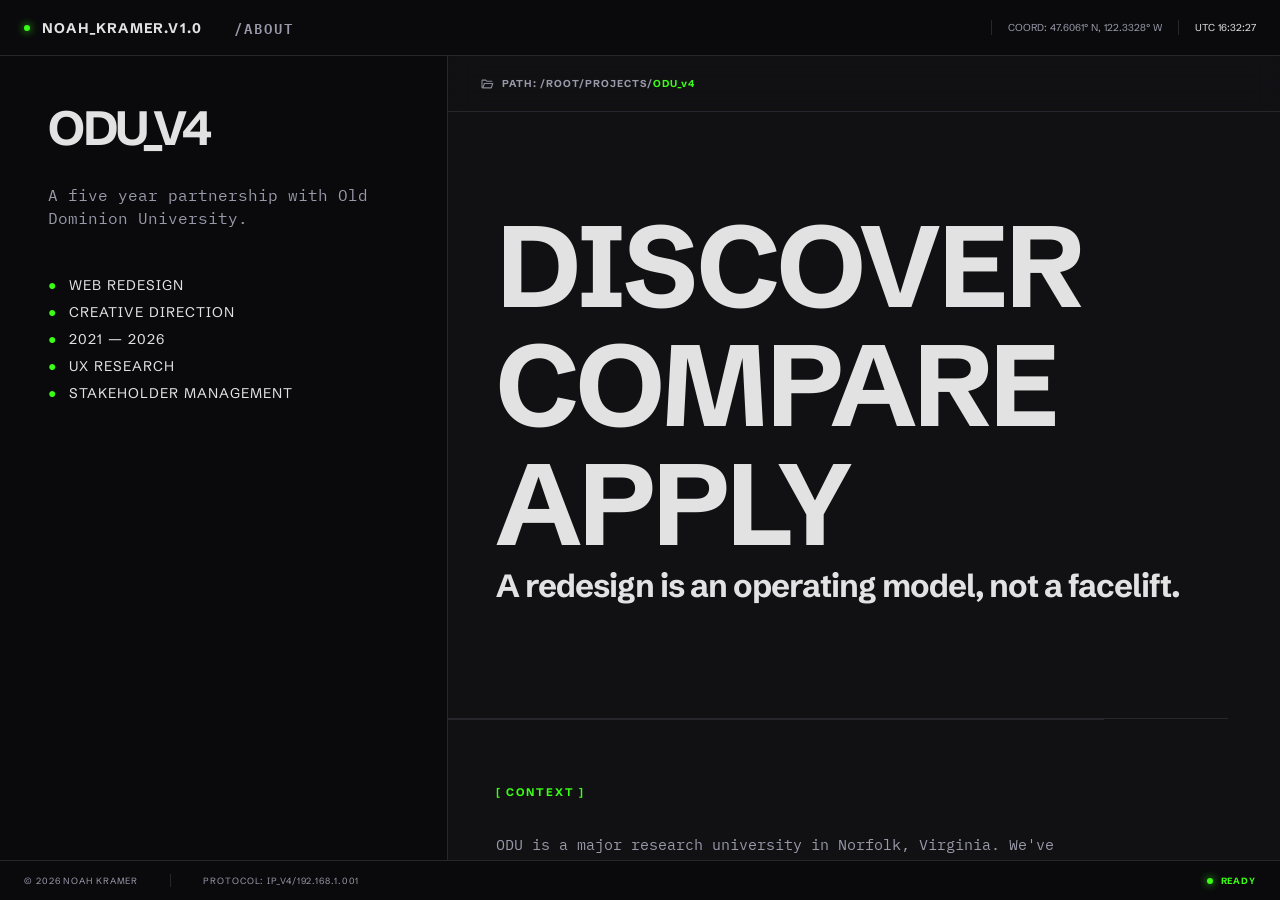
<file: projects/odu_v4.html>
<!DOCTYPE html>
<html lang="en">
<head>
  <meta charset="UTF-8" />
  <!-- Google tag (gtag.js) — replace GA_MEASUREMENT_ID with your tag ID -->
  <!-- Google tag (gtag.js) -->
  <script async src="https://www.googletagmanager.com/gtag/js?id=G-51RCRB1T9C"></script>
  <script>
    window.dataLayer = window.dataLayer || [];
    function gtag(){dataLayer.push(arguments);}
    gtag('js', new Date());

    gtag('config', 'G-51RCRB1T9C');
  </script>
  <meta name="viewport" content="width=device-width, initial-scale=1.0" />
  <title>Noah Kramer — ODU_v4</title>
  <meta name="description" content="ODU_v4 — Digital transformation for a public university. Creative direction by Noah Kramer.">
  <meta name="theme-color" content="#0a0a0c">
  <link rel="icon" href="../favicon.ico" type="image/x-icon">
  <meta property="og:title" content="Noah Kramer — ODU_v4">
  <meta property="og:description" content="Digital transformation for a public university.">
  <meta property="og:type" content="website">
  <meta property="og:url" content="https://noahkramer.design/projects/odu-v4.html">
  <meta property="og:image" content="https://noahkramer.design/assets/og-image.png">
  <link rel="canonical" href="https://noahkramer.design/projects/odu-v4.html">
  <link rel="preconnect" href="https://fonts.googleapis.com">
  <link rel="preconnect" href="https://fonts.gstatic.com" crossorigin>
  <link href="https://fonts.googleapis.com/css2?family=Schibsted+Grotesk:wght@400;700&family=IBM+Plex+Mono:wght@400;500;600&family=Sora:wght@400;500;600;700&display=swap" rel="stylesheet">
  <link rel="stylesheet" href="../css/styles.css" />
  <link rel="stylesheet" href="../css/overrides.css" />
</head>
<body>
  <!-- Root wrapper -->
  <div class="content-stretch flex flex-col items-start relative" data-name="odu-digital-ecosystem.html">

    <!-- ═══════════════════════════════════════ HEADER ═══════════════════════════════════════ -->
    <header class="bg-[#0a0a0c] content-stretch flex h-[56px] items-center pb-px px-[24px] relative shrink-0" data-name="Header">
      <div aria-hidden="true" class="absolute border-[#26262d] border-b border-solid inset-0 pointer-events-none"></div>

      <!-- Left: Logo + Nav -->
      <div class="relative shrink-0" data-name="Container">
        <div class="bg-clip-padding border-0 border-[transparent] border-solid content-stretch flex gap-[32px] items-center relative">
          <!-- Logo -->
          <a href="../index.html" class="content-stretch flex gap-[12px] items-center relative shrink-0" data-name="Container">
            <div class="bg-[#39ff14] rounded-[9999px] shadow-[0px_0px_8px_0px_#39ff14] shrink-0 size-[6px]" data-name="Background+Shadow"></div>
            <div class="content-stretch flex flex-col items-start relative shrink-0" data-name="Container">
              <div class="flex flex-col font-['Space_Mono:Bold',sans-serif] justify-center leading-[0] not-italic relative shrink-0 text-[#e2e2e2] text-[14px] tracking-[1.2px] uppercase whitespace-nowrap">
                <p class="leading-[16px]">Noah_Kramer.v1.0</p>
              </div>
            </div>
          </a>
          <!-- Nav -->
          <nav class="content-stretch flex gap-[24px] items-start relative shrink-0" data-name="Nav">
            <a href="../about.html" class="content-stretch flex flex-col items-start relative self-stretch shrink-0" data-name="Link">
              <div class="flex flex-col font-['IBM_Plex_Mono:SemiBold',sans-serif] justify-center leading-[0] not-italic relative shrink-0 text-[#889] text-[14px] tracking-[2px] uppercase whitespace-nowrap">
                <p class="leading-[15px]">/About</p>
              </div>
            </a>
          </nav>
        </div>
      </div>

      <!-- Right: Coords + UTC -->
      <div class="relative shrink-0" data-name="Container">
        <div class="bg-clip-padding border-0 border-[transparent] border-solid content-stretch flex gap-[16.01px] items-start relative">
          <div class="content-stretch flex flex-col items-start pl-[17px] relative self-stretch shrink-0" data-name="VerticalBorder">
            <div aria-hidden="true" class="absolute border-[#26262d] border-l border-solid inset-0 pointer-events-none"></div>
            <div class="flex flex-col font-['Space_Mono:Regular',sans-serif] justify-center leading-[0] not-italic relative shrink-0 text-[#889] text-[10px] whitespace-nowrap">
              <p class="leading-[15px]">COORD: 47.6061° N, 122.3328° W</p>
            </div>
          </div>
          <div class="content-stretch flex flex-col items-start pl-[17px] relative self-stretch shrink-0" data-name="VerticalBorder">
            <div aria-hidden="true" class="absolute border-[#26262d] border-l border-solid inset-0 pointer-events-none"></div>
            <div class="flex flex-col font-['Space_Mono:Regular',sans-serif] justify-center leading-[0] not-italic relative shrink-0 text-[#e2e2e2] text-[10px] whitespace-nowrap">
              <p class="leading-[15px] utc-clock" aria-live="polite">UTC 00:00:00</p>
            </div>
          </div>
        </div>
      </div>
    </header>
    <!-- ═══════════════════════════════════════ END HEADER ═══════════════════════════════════ -->

    <!-- ═══════════════════════════════════════ MAIN ═════════════════════════════════════════ -->
    <main class="content-stretch flex items-start relative w-full" data-name="Main">

      <!-- LEFT PANEL -->
      <section class="bg-[#0a0a0c] h-full relative shrink-0" data-name="Section">
        <div class="content-stretch flex flex-col items-start justify-center overflow-auto pr-px relative size-full">
          <div class="flex-[1_0_0] min-h-px min-w-px relative w-[671px] figma-w-full" data-name="Container">
            <div class="bg-clip-padding border-0 border-[transparent] border-solid content-stretch flex flex-col items-start justify-between p-[48px] relative size-full">

              <!-- Project info -->
              <div class="content-stretch flex flex-col gap-[21.5px] items-start relative shrink-0 w-[575px] figma-w-full" data-name="Container">
                <!-- Heading -->
                <div class="content-stretch flex flex-col items-start relative shrink-0 w-full" data-name="Heading 1">
                  <h1 class="flex flex-col font-['Space_Mono:Bold',sans-serif] justify-center leading-[0] not-italic relative shrink-0 text-[#e2e2e2] text-[48px] tracking-[-2.4px] uppercase w-full">
                    <span class="leading-[48px] whitespace-pre-wrap" data-typewriter>ODU_v4</span>
                  </h1>
                </div>
                <!-- Subtitle -->
                <div class="content-stretch flex flex-col items-start max-w-[384px] pt-[10.5px] relative shrink-0" data-name="Container">
                  <div class="flex flex-col font-['IBM_Plex_Mono:Regular',sans-serif] justify-center leading-[0] not-italic relative shrink-0 text-[#889] text-[16px] w-full">
                    <p class="leading-[22.75px] whitespace-pre-wrap">A five year partnership with Old Dominion University.</p>
                  </div>
                </div>
                <!-- Details list -->
                <div class="content-stretch flex flex-col gap-[12px] items-start pt-[26.5px] relative shrink-0 w-full" data-name="Container">
                  <div class="content-stretch flex gap-[12px] items-center relative shrink-0 w-full" data-name="Container">
                    <div class="content-stretch flex flex-col items-start relative shrink-0" data-name="Container">
                      <div class="flex flex-col font-['Space_Mono:Regular','Noto_Sans:Regular',sans-serif] justify-center leading-[0] relative shrink-0 text-[#39ff14] text-[14px] tracking-[1px] uppercase whitespace-nowrap font-variation-reset">
                        <p class="leading-[15px]">●</p>
                      </div>
                    </div>
                    <div class="content-stretch flex flex-col items-start relative shrink-0" data-name="Container">
                      <div class="flex flex-col font-['Space_Mono:Regular',sans-serif] justify-center leading-[0] not-italic relative shrink-0 text-[#e2e2e2] text-[14px] tracking-[1px] uppercase whitespace-nowrap">
                        <p class="leading-[15px]">Web Redesign</p>
                      </div>
                    </div>
                  </div>
                  <div class="content-stretch flex gap-[12px] items-center relative shrink-0 w-full" data-name="Container">
                    <div class="content-stretch flex flex-col items-start relative shrink-0" data-name="Container">
                      <div class="flex flex-col font-['Space_Mono:Regular','Noto_Sans:Regular',sans-serif] justify-center leading-[0] relative shrink-0 text-[#39ff14] text-[14px] tracking-[1px] uppercase whitespace-nowrap font-variation-reset">
                        <p class="leading-[15px]">●</p>
                      </div>
                    </div>
                    <div class="content-stretch flex flex-col items-start relative shrink-0" data-name="Container">
                      <div class="flex flex-col font-['Space_Mono:Regular',sans-serif] justify-center leading-[0] not-italic relative shrink-0 text-[#e2e2e2] text-[14px] tracking-[1px] uppercase whitespace-nowrap">
                        <p class="leading-[15px]">Creative Direction</p>
                      </div>
                    </div>
                  </div>
                  <div class="content-stretch flex gap-[12px] items-center relative shrink-0 w-full" data-name="Container">
                    <div class="content-stretch flex flex-col items-start relative shrink-0" data-name="Container">
                      <div class="flex flex-col font-['Space_Mono:Regular','Noto_Sans:Regular',sans-serif] justify-center leading-[0] relative shrink-0 text-[#39ff14] text-[14px] tracking-[1px] uppercase whitespace-nowrap font-variation-reset">
                        <p class="leading-[15px]">●</p>
                      </div>
                    </div>
                    <div class="content-stretch flex flex-col items-start relative shrink-0" data-name="Container">
                      <div class="flex flex-col font-['Space_Mono:Regular',sans-serif] justify-center leading-[0] not-italic relative shrink-0 text-[#e2e2e2] text-[14px] tracking-[1px] uppercase whitespace-nowrap">
                        <p class="leading-[15px]">2021 — 2026</p>
                      </div>
                    </div>
                  </div>
                  <div class="content-stretch flex gap-[12px] items-center relative shrink-0 w-full" data-name="Container">
                    <div class="content-stretch flex flex-col items-start relative shrink-0" data-name="Container">
                      <div class="flex flex-col font-['Space_Mono:Regular','Noto_Sans:Regular',sans-serif] justify-center leading-[0] relative shrink-0 text-[#39ff14] text-[14px] tracking-[1px] uppercase whitespace-nowrap font-variation-reset">
                        <p class="leading-[15px]">●</p>
                      </div>
                    </div>
                    <div class="content-stretch flex flex-col items-start relative shrink-0" data-name="Container">
                      <div class="flex flex-col font-['Space_Mono:Regular',sans-serif] justify-center leading-[0] not-italic relative shrink-0 text-[#e2e2e2] text-[14px] tracking-[1px] uppercase whitespace-nowrap">
                        <p class="leading-[15px]">UX Research</p>
                      </div>
                    </div>
                  </div>
                  <div class="content-stretch flex gap-[12px] items-center relative shrink-0 w-full" data-name="Container">
                    <div class="content-stretch flex flex-col items-start relative shrink-0" data-name="Container">
                      <div class="flex flex-col font-['Space_Mono:Regular','Noto_Sans:Regular',sans-serif] justify-center leading-[0] relative shrink-0 text-[#39ff14] text-[14px] tracking-[1px] uppercase whitespace-nowrap font-variation-reset">
                        <p class="leading-[15px]">●</p>
                      </div>
                    </div>
                    <div class="content-stretch flex flex-col items-start relative shrink-0" data-name="Container">
                      <div class="flex flex-col font-['Space_Mono:Regular',sans-serif] justify-center leading-[0] not-italic relative shrink-0 text-[#e2e2e2] text-[14px] tracking-[1px] uppercase whitespace-nowrap">
                        <p class="leading-[15px]">Stakeholder Management</p>
                      </div>
                    </div>
                  </div>
                </div>
              </div>

            </div>
          </div>
        </div>
        <div aria-hidden="true" class="absolute border-[#26262d] border-r border-solid inset-0 pointer-events-none"></div>
      </section>
      <!-- END LEFT PANEL -->

      <!-- RIGHT PANEL -->
      <section class="bg-[#111114] content-stretch flex flex-col h-full isolate items-start relative shrink-0" data-name="Section">

        <!-- Sticky sub-header with path breadcrumb -->
        <div class="backdrop-blur-[12px] h-[56px] shrink-0 sticky top-0 w-full z-[2]" data-name="HorizontalBorder+OverlayBlur">
          <div aria-hidden="true" class="absolute border-[#26262d] border-b border-solid inset-0 pointer-events-none"></div>
          <div class="flex flex-row items-center size-full">
            <div class="content-stretch flex items-center pb-px px-[32px] relative size-full">
              <div class="relative shrink-0" data-name="Container">
                <div class="bg-clip-padding border-0 border-[transparent] border-solid content-stretch flex gap-[8px] items-center relative">
                  <!-- Folder icon -->
                  <div class="content-stretch flex flex-col items-start py-[2px] relative shrink-0" data-name="Container">
                    <div class="flex items-center justify-center relative shrink-0">
                      <div class="-scale-y-100 flex-none">
                        <div class="h-[16px] relative w-[14.02px]" data-name="Icon">
                          <svg class="block size-full" fill="none" preserveAspectRatio="none" viewBox="0 0 14.02 16" role="img" aria-labelledby="folder-icon-title">
                            <title id="folder-icon-title">Folder</title>
                            <g>
                              <path d="M2.56556 3.55556C2.26 3.55556 1.99843 3.66435 1.78083 3.88194C1.56324 4.09954 1.45444 4.36111 1.45444 4.66667V11.3333C1.45444 11.6389 1.56324 11.9005 1.78083 12.1181C1.99843 12.3356 2.26 12.4444 2.56556 12.4444H5.89889L7.01 11.3333H11.4544C11.76 11.3333 12.0216 11.2245 12.2392 11.0069C12.4568 10.7894 12.5656 10.5278 12.5656 10.2222H6.55167L5.44056 11.3333H2.56556V4.66667L3.89889 9.11111H13.3989L11.9683 4.34722C11.8943 4.10648 11.7577 3.91435 11.5586 3.77083C11.3595 3.62731 11.1396 3.55556 10.8989 3.55556H2.56556ZM3.73222 4.66667H10.8989L11.8989 8H4.73222L3.73222 4.66667Z" fill="var(--fill-0, #888899)" />
                            </g>
                          </svg>
                        </div>
                      </div>
                    </div>
                  </div>
                  <div class="flex flex-col font-['Space_Mono:Bold',sans-serif] justify-center leading-[0] not-italic relative shrink-0 text-[#889] text-[10px] tracking-[1px] whitespace-nowrap">
                    <p class="leading-[15px]">PATH: /ROOT/PROJECTS/<span class="text-[#39ff14]">ODU_v4</span></p>
                  </div>
                </div>
              </div>
            </div>
          </div>
        </div>

        <!-- Scrollable content area -->
        <div class="content-stretch flex flex-[1_0_0] flex-col items-start min-h-px min-w-px overflow-auto relative w-full z-[1]" data-name="Container">

          <!-- Cold Open -->
          <div class="cs-hero">
            <h2 class="cs-display">DISCOVER</h2>
            <h2 class="cs-display">COMPARE</h2>
            <h2 class="cs-display">APPLY</h2>
            <p class="cs-statement">A redesign is an operating model, not a facelift.</p>
          </div>

          <!-- Context -->
          <div class="cs-section">
            <div class="cs-tag">[ CONTEXT ]</div>
            <p class="cs-body">ODU is a major research university in Norfolk, Virginia. We've worked together since 2021 across four full engagements.</p>
          </div>

          <!-- Timeline -->
          <div class="cs-section">
            <div class="cs-tag">[ TIMELINE ]</div>
            <ol class="cs-detail-list">
              <li class="cs-detail-item">
                <span class="cs-detail-num">2021</span>
                <span class="cs-detail-text">Main Site Redesign</span>
              </li>
              <li class="cs-detail-item">
                <span class="cs-detail-num">2022</span>
                <span class="cs-detail-text">EVMS Medical School Merger</span>
              </li>
              <li class="cs-detail-item">
                <span class="cs-detail-num">2023</span>
                <span class="cs-detail-text">Giving Campaign</span>
              </li>
              <li class="cs-detail-item">
                <span class="cs-detail-num">2025</span>
                <span class="cs-detail-text">ODU Global Redesign</span>
              </li>
              <li class="cs-detail-item">
                <span class="cs-detail-num">2026</span>
                <span class="cs-detail-text">Main Site Again (IN PROGRESS)</span>
              </li>
            </ol>
          </div>

          <!-- Act 01 -->
          <div class="cs-section">
            <div class="cs-tag">[ ACT 01 — 2021 ]</div>
            <h2 class="cs-heading">Bulletin Board Syndrome</h2>
            <p class="cs-body">Announcements. News feeds. Events. No recruitment content. We rebuilt it around one question: what does a prospective student need to see first?</p>
            <div class="cs-callout cs-callout--wide">→ Traffic to the right pages followed.</div>
            <div class="cs-stats">
              <div class="cs-stat">
                <div class="cs-stat__value cs-stat__value--accent">+195%</div>
                <div class="cs-stat__label">Academic Programs</div>
              </div>
              <div class="cs-stat">
                <div class="cs-stat__value">+146%</div>
                <div class="cs-stat__label">Financial Aid</div>
              </div>
              <div class="cs-stat">
                <div class="cs-stat__value">+74%</div>
                <div class="cs-stat__label">Application Page Views</div>
              </div>
            </div>
            <img src="../assets/ODU_life.png" alt="ODU v4 — main site redesign 2021">
          </div>

          <!-- Act 02 -->
          <div class="cs-section">
            <div class="cs-tag">[ ACT 02 — 2022 ]</div>
            <h2 class="cs-heading">One University, Two Identities</h2>
            <p class="cs-body">ODU acquired Eastern Virginia Medical School. EVMS wanted their own subdomain and identity. ODU wanted conformance. We designed the middle ground — expanded components for everyone, a pre-footer unique to EVMS pages.</p>
            <div class="cs-callout cs-callout--wide">→ The political problem was the design problem.</div>
          </div>

          <!-- Act 03 -->
          <div class="cs-section">
            <div class="cs-tag">[ ACT 03 — 2025 ]</div>
            <h2 class="cs-heading">Learn From Anywhere</h2>
            <p class="cs-body">Online students ask three things: What can I study? What will it cost? How do I apply? The old ODU Global site made all three hard. We organized everything around those questions.</p>
            <div class="cs-callout cs-callout--wide">→ Shorter paths to key actions. Better findability. Happier authors.</div>
            <div class="cs-stats">
              <div class="cs-stat">
                <div class="cs-stat__value cs-stat__value--accent">+529%</div>
                <div class="cs-stat__label">Programs Traffic</div>
              </div>
              <div class="cs-stat">
                <div class="cs-stat__value">+250%</div>
                <div class="cs-stat__label">Apply Now</div>
              </div>
              <div class="cs-stat">
                <div class="cs-stat__value">+52%</div>
                <div class="cs-stat__label">Avg Session Duration</div>
              </div>
            </div>
            <div class="cs-callout cs-callout--wide">"Our work with KWALL isn’t just a CMS change, It’s been a capability change" — Rebecka Hall, ODU</div>
            <img src="../assets/ODU_Global1.png" alt="ODU v4 — ODU Global redesign 2025" class="cs-img">
          </div>

          <!-- The Rebecka Effect -->
          <div class="cs-section">
            <div class="cs-tag">[ THE REBECKA EFFECT ]</div>
            <h2 class="cs-heading">Good Work Compounds</h2>
            <p class="cs-body">Rebecka was a mid-level stakeholder on the 2021 main site. She was put in charge of ODU Global and brought us with her. Global succeeded. She was promoted back to lead the main site and brought us again.</p>
            <div class="cs-callout cs-callout--wide">→ Now we're starting over. On purpose.</div>
          </div>

          <!-- Gallery -->
          <div class="cs-section">
            <div class="cs-label">Gallery</div>
            <div class="cs-gallery">
              <img src="../assets/ODU_Global2.jpeg" alt="ODU v4 — desktop view 1">
              <img src="../assets/ODU-laptop-1.png" alt="ODU v4 — desktop view 2">
              <img src="../assets/ODU_Global3.png" alt="ODU v4 — ODU Global">
              <img src="../assets/ODU_Global3.jpeg" alt="ODU v4 — mobile view">
            </div>
          </div>

          <!-- What's Next -->
          <div class="cs-section">
            <div class="cs-tag">[ WHAT'S NEXT ]</div>
            <p class="cs-body">Main site redesign in progress. 2026.</p>
            <a href="/projects/bienvenidos.html" class="cs-callout">→ NEXT PROJECT</a>
          </div>

        </div>

      </section>
      <!-- END RIGHT PANEL -->

    </main>
    <!-- ═══════════════════════════════════════ END MAIN ══════════════════════════════════════ -->

    <!-- ═══════════════════════════════════════ FOOTER ═══════════════════════════════════════ -->
    <footer class="bg-[#0a0a0c] content-stretch flex h-[40px] items-center pt-px px-[24px] relative shrink-0" data-name="Footer">
      <div aria-hidden="true" class="absolute border-[#26262d] border-solid border-t inset-0 pointer-events-none"></div>
      <!-- Left: copyright + protocol -->
      <div class="relative shrink-0" data-name="Container">
        <div class="bg-clip-padding border-0 border-[transparent] border-solid content-stretch flex gap-[32px] items-center relative">
          <div class="content-stretch flex flex-col items-start relative shrink-0" data-name="Container">
            <div class="flex flex-col font-['Space_Mono:Regular',sans-serif] justify-center leading-[0] not-italic relative shrink-0 text-[#889] text-[9px] tracking-[0.9px] uppercase whitespace-nowrap">
              <p class="leading-[13.5px]">© 2026 Noah Kramer</p>
            </div>
          </div>
          <div class="content-stretch flex flex-col items-start pl-[33px] relative shrink-0" data-name="VerticalBorder">
            <div aria-hidden="true" class="absolute border-[#26262d] border-l border-solid inset-0 pointer-events-none"></div>
            <div class="flex flex-col font-['Space_Mono:Regular',sans-serif] justify-center leading-[0] not-italic relative shrink-0 text-[#889] text-[9px] tracking-[0.9px] uppercase whitespace-nowrap">
              <p class="leading-[13.5px]">Protocol: IP_V4/192.168.1.001</p>
            </div>
          </div>
        </div>
      </div>
      <!-- Right: status dot + Ready -->
      <div class="relative shrink-0" data-name="Container">
        <div class="bg-clip-padding border-0 border-[transparent] border-solid content-stretch flex gap-[8px] items-center relative">
          <div class="bg-[#39ff14] rounded-[9999px] shadow-[0px_0px_8px_0px_#39ff14] shrink-0 size-[6px]" data-name="Background+Shadow"></div>
          <div class="content-stretch flex flex-col items-start relative shrink-0" data-name="Container">
            <div class="flex flex-col font-['Space_Mono:Bold',sans-serif] justify-center leading-[0] not-italic relative shrink-0 text-[#39ff14] text-[9px] tracking-[0.9px] uppercase whitespace-nowrap">
              <p class="leading-[13.5px]">Ready</p>
            </div>
          </div>
        </div>
      </div>
    </footer>
    <!-- ═══════════════════════════════════════ END FOOTER ════════════════════════════════════ -->

  </div>
  <script src="../script.js" defer></script>
</body>
</html>
</file>
<file: css/overrides.css>
/* ========================================================================
   Shared overrides for Figma Make output
   Loaded after styles.css on both index.html and about.html
   ======================================================================== */

/* Base resets */
html, body { margin: 0; padding: 0; height: 100%; overflow: hidden; }
body { background: #0a0a0c; }
a { text-decoration: none; color: inherit; }

/* Fix Figma Make colon-weight font names → actual Google Fonts families */
[class*="Space_Mono:Bold"]        { font-family: 'Schibsted Grotesk', sans-serif !important; font-weight: 700 !important; }
[class*="Space_Mono:Regular"]     { font-family: 'Schibsted Grotesk', sans-serif !important; font-weight: 400 !important; }
[class*="IBM_Plex_Mono:Regular"]  { font-family: 'IBM Plex Mono', monospace !important; font-weight: 400 !important; }
[class*="IBM_Plex_Mono:Medium"]   { font-family: 'IBM Plex Mono', monospace !important; font-weight: 500 !important; }
[class*="IBM_Plex_Mono:SemiBold"] { font-family: 'IBM Plex Mono', monospace !important; font-weight: 600 !important; }

/* Override Figma fixed pixel widths */
[data-name="Header"],
[data-name="Footer"] {
  width: 100%;
  justify-content: space-between;
  gap: 0;
}

[data-name="Main"] { flex: 1 1 0%; min-height: 0; overflow: hidden; align-items: stretch; }
[data-name="Section"]:first-child { flex: 0 0 35%; width: 35%; height: auto; min-width: 0; overflow-y: auto; overflow-x: hidden; }
[data-name="Section"]:last-child  { flex: 1 1 0%; width: 65%; height: auto; min-width: 0; overflow-y: auto; overflow-x: hidden; }

/* Remove Figma fixed inner widths so content fits within panels */
.figma-w-full { width: 100% !important; }

/* Figma font-variation-settings reset */
.font-variation-reset {
  font-variation-settings: 'CTGR' 0, 'wdth' 100, 'wght' 400;
}

/* Root wrapper (replaces inline style on both pages) */
[data-name="index.html"],
[data-name="about.html"],
[data-name$=".html"] {
  width: 100%;
  height: 100vh;
  background-image: linear-gradient(90deg, #0a0a0c 0%, #0a0a0c 100%),
                     linear-gradient(90deg, #fff 0%, #fff 100%);
}

/* Custom scrollbar — grey on dark background */
* {
  scrollbar-width: thin;
  scrollbar-color: #26262d #0a0a0c;
}
*::-webkit-scrollbar { width: 6px; height: 6px; }
*::-webkit-scrollbar-track { background: #0a0a0c; }
*::-webkit-scrollbar-thumb { background: #26262d; border-radius: 3px; }
*::-webkit-scrollbar-thumb:hover { background: #3a3a44; }

/* WCAG AA contrast fixes — override Figma's #888899 (~4.0:1) → #9999aa (~5.2:1) */
[class*="text-\[#889\]"] { color: #9999aa !important; }
/* Override purple IDs #8a12f5 (~2.5:1) → #a64dff (~4.7:1) */
[class*="text-\[#8a12f5\]"] { color: #a64dff !important; }

/* Typewriter entrance animation */
[data-typewriter] {
  visibility: hidden;
}
[data-typewriter].typing,
[data-typewriter].typed {
  visibility: visible;
}
[data-typewriter].typing::after {
  content: "▌";
  animation: blink-cursor 0.6s step-end infinite;
}
@keyframes blink-cursor {
  50% { opacity: 0; }
}

/* No horizontal scroll inside panels */
[data-name="Section"] > div { overflow-x: hidden; overflow-y: auto; }

/* ── Case study design tokens ────────────────────────────────────────────── */
:root {
  --font-sans: 'Sora', ui-sans-serif, system-ui, sans-serif, "Apple Color Emoji", "Segoe UI Emoji", "Segoe UI Symbol", "Noto Color Emoji";
  --cs-border: 1px solid #26262d;
  --cs-text:   #e2e2e2;
  --cs-muted:  #9999aa;
  --cs-accent: #39ff14;
  --cs-mono:   'Schibsted Grotesk', sans-serif;
  --cs-plex:   'IBM Plex Mono', monospace;
}

/* Stats row */
.cs-stats               { display: flex; width: 100%; border-bottom: var(--cs-border); }
.cs-stat                { flex: 1; padding: 32px 32px 28px; border-right: var(--cs-border); }
.cs-stat:last-child     { border-right: none; }
.cs-stat__value         { font-family: var(--cs-mono); font-weight: 700; font-size: 48px; letter-spacing: -2px; line-height: 1; color: var(--cs-text); }
.cs-stat__value--accent { color: var(--cs-accent); }
.cs-stat__label         { font-family: var(--cs-mono); font-weight: 400; font-size: 11px; color: var(--cs-muted); letter-spacing: 1.5px; text-transform: uppercase; margin-top: 10px; }

/* Section containers */
.cs-hero     { padding: 96px 48px 112px; border-bottom: var(--cs-border); }
.cs-problems { padding: 64px 48px 72px; }
.cs-section  { padding: 64px 48px 72px; border-top: var(--cs-border); }

/* Typography */
.cs-statement     { font-family: var(--cs-mono); font-weight: 700; font-size: 32px; color: var(--cs-text); letter-spacing: -1px; line-height: 1.25; margin: 0; }
.cs-tag           { font-family: var(--cs-mono); font-weight: 700; font-size: 11px; color: var(--cs-accent); letter-spacing: 2px; text-transform: uppercase; margin-bottom: 32px; }
.cs-heading       { font-family: var(--cs-mono); font-weight: 700; font-size: 40px; color: var(--cs-text); letter-spacing: -1.5px; line-height: 1.1; margin: 0 0 24px; }
.cs-display       { font-family: var(--cs-mono); font-weight: 700; font-size: clamp(56px, 9vw, 160px); color: var(--cs-text); letter-spacing: -3px; line-height: 1; margin: 0 0 4px; }
.cs-label         { font-family: var(--cs-mono); font-weight: 400; font-size: 11px; color: var(--cs-muted); letter-spacing: 1.5px; text-transform: uppercase; margin-bottom: 40px; }
.cs-body          { font-family: var(--cs-plex); font-weight: 400; font-size: 15px; color: var(--cs-muted); line-height: 1.7; margin: 0 0 32px; max-width: 560px; }
.cs-callout       { font-family: var(--cs-mono); font-weight: 700; font-size: 14px; color: var(--cs-text); letter-spacing: 0.5px; }
.cs-callout--wide { max-width: 560px; }

/* Row tag (project list badges) */
.row-tag { font-family: var(--cs-mono); font-weight: 700; font-size: 10px; color: var(--cs-accent); letter-spacing: 1.5px; text-transform: uppercase; white-space: nowrap; }

/* Problem list */
.cs-problem-list            { list-style: none; margin: 0; padding: 0; display: flex; flex-direction: column; }
.cs-problem-item            { display: flex; align-items: baseline; gap: 24px; padding: 24px 0; border-bottom: var(--cs-border); }
.cs-problem-item:last-child { border-bottom: none; }
.cs-problem-num             { font-family: var(--cs-mono); font-weight: 700; font-size: 11px; color: var(--cs-muted); letter-spacing: 1.5px; min-width: 24px; }
.cs-problem-text            { font-family: var(--cs-mono); font-weight: 700; font-size: 32px; color: var(--cs-text); letter-spacing: -1px; line-height: 1.2; }

/* Detail list (inside solutions) */
.cs-detail-list              { list-style: none; margin: 0 0 32px; padding: 0; max-width: 560px; display: flex; flex-direction: column; }
.cs-detail-item              { display: flex; align-items: baseline; gap: 20px; padding: 20px 0; border-top: var(--cs-border); }
.cs-detail-item:last-child   { border-bottom: var(--cs-border); }
.cs-detail-num               { font-family: var(--cs-mono); font-weight: 700; font-size: 11px; color: var(--cs-muted); letter-spacing: 1.5px; min-width: 20px; flex-shrink: 0; }
.cs-detail-text              { font-family: var(--cs-plex); font-weight: 400; font-size: 15px; color: var(--cs-muted); line-height: 1.6; }

/* Images */
.cs-img              { display: block; width: 100%; margin-top: 48px; border: var(--cs-border); object-fit: cover; object-position: top; }
.cs-img--constrained { max-width: 560px; }
.cs-img-pair         { display: flex; gap: 8px; margin-top: 48px; }
.cs-img-pair img     { display: block; width: calc(50% - 4px); height: 280px; object-fit: cover; object-position: top; border: var(--cs-border); }
.cs-gallery          { display: grid; grid-template-columns: 1fr 1fr; gap: 8px; }
.cs-gallery img      { display: block; width: 100%; height: 240px; object-fit: cover; object-position: top; border: var(--cs-border); }

/* Cold open — single oversized letter (bienvenidos.html) */
.cs-cold-open {
  font-family: var(--cs-mono);
  font-weight: 700;
  font-size: clamp(180px, 28vw, 480px);
  color: var(--cs-accent);
  line-height: 0.85;
  display: block;
  margin: 0 0 40px;
}
.cs-cold-open__sub {
  font-family: var(--cs-plex);
  font-weight: 400;
  font-size: 14px;
  color: var(--cs-muted);
  letter-spacing: 0.5px;
  margin: 0;
}

/* Terminal block */
.cs-terminal {
  background: #070709;
  border: var(--cs-border);
  padding: 28px 32px;
  margin-bottom: 48px;
  max-width: 640px;
}
.cs-terminal__line {
  display: block;
  font-family: var(--cs-mono);
  font-weight: 400;
  font-size: 13px;
  color: var(--cs-accent);
  line-height: 2.2;
}
.cs-terminal__line--muted {
  color: var(--cs-muted);
}
.cs-terminal__line:last-child::after {
  content: '▌';
  animation: blink-cursor 0.6s step-end infinite;
}

/* Utility */
.pb-skills { padding-bottom: 20px; }

/* Bio prose paragraphs — small gap between consecutive <p>, no trailing gap */
.bio-text { margin: 0 0 12px; }
.bio-text:last-child { margin-bottom: 0; }

/* Homepage movie label — rotated vertical tag anchored to bottom-left corner */
.movie-label {
  position: absolute;
  bottom: 0;
  left: 16px;
  transform: rotate(-90deg);
  transform-origin: bottom left;
}

/* Homepage movie glitch effect — periodic slice jitter + chroma flicker */
[data-name="movie"] {
  isolation: isolate;
}
[data-name="movie-video"] {
  animation: movie-glitch-jitter 6s infinite steps(1);
}
@keyframes movie-glitch-jitter {
  0%, 92%, 100% { transform: translate(0, 0); filter: none; }
  92.4% { transform: translate(-3px, 1px); filter: drop-shadow(2px 0 0 #ff2b6b) drop-shadow(-2px 0 0 #2bd2ff); }
  92.8% { transform: translate(2px, -1px); filter: contrast(1.3) brightness(1.15) drop-shadow(-2px 0 0 #ff2b6b) drop-shadow(2px 0 0 #2bd2ff); }
  93.2% { transform: translate(-1px, 2px) scaleY(1.01); filter: drop-shadow(2px 0 0 #ff2b6b) drop-shadow(-2px 0 0 #2bd2ff); }
  93.6% { transform: translate(0, 0); filter: none; }
  97%   { transform: translate(0, 0); filter: none; }
  97.3% { transform: translate(3px, -1px); filter: drop-shadow(-2px 0 0 #ff2b6b) drop-shadow(2px 0 0 #2bd2ff); }
  97.6% { transform: translate(-2px, 0) scaleY(1.02); filter: contrast(1.2) drop-shadow(2px 0 0 #ff2b6b) drop-shadow(-2px 0 0 #2bd2ff); }
  98%   { transform: translate(0, 0); filter: none; }
}
@media (prefers-reduced-motion: reduce) {
  [data-name="movie-video"] { animation: none; }
}

/* Homepage movie play/pause toggle (WCAG 2.2.2) */
.movie-toggle {
  position: absolute;
  bottom: 6px;
  right: 6px;
  z-index: 1;
  display: flex;
  align-items: center;
  justify-content: center;
  width: 24px;
  height: 24px;
  padding: 0;
  border: none;
  border-radius: 2px;
  background: rgba(10, 10, 12, 0.65);
  color: var(--cs-text);
  cursor: pointer;
}
.movie-toggle:hover      { background: rgba(10, 10, 12, 0.85); color: var(--cs-accent); }
.movie-toggle:focus-visible { outline: 1px solid var(--cs-accent); outline-offset: 1px; }
.movie-toggle__pause,
.movie-toggle__play { display: none; }
.movie-toggle[aria-pressed="false"] .movie-toggle__pause { display: block; }
.movie-toggle[aria-pressed="true"]  .movie-toggle__play  { display: block; }

/* Typewriter grid overlay — stacks spans in the same cell so the h1 sizes to the longest word */
.tw-grid          { display: grid; }
.tw-grid > *      { grid-area: 1 / 1; }
.tw-grid__measure { visibility: hidden; }

/* Shared mobile breakpoint */
@media (max-width: 1000px) {
  /* Use body as scroll container — required for reliable Android touch scroll */
  html, body { overflow-y: auto; }
  [data-name$=".html"] { height: auto; min-height: 100vh; }
  [data-name="Main"] { flex-direction: column; overflow: visible; align-items: stretch; }
  [data-name="Section"]:first-child,
  [data-name="Section"]:last-child { flex: 0 0 auto; width: 100%; height: auto; overflow: visible; }
  /* overflow: visible (both axes) prevents these divs from being scroll containers.
     overflow-y: visible alone is ignored by browsers when overflow-x is auto (spec quirk). */
  [data-name="Section"] > div { overflow: visible; }
  .min-h-px { min-height: 0; flex: none; }
  /* Left-align Connect section */
  [data-name="HorizontalBorder+OverlayBlur"] .justify-center { justify-content: flex-start; }
  /* Reduce left panel outer padding */
  [data-name="Section"]:first-child .p-\[48px\] { padding: 16px; }
  /* Collapse the 445px spacer that pushes Connect to the bottom on desktop */
  .pt-\[445\.5px\] { padding-top: 32px; }
  /* Stack stat blocks instead of forcing them into an overflowing row */
  .cs-stats { flex-direction: column; }
  .cs-stat  { border-right: none; border-bottom: var(--cs-border); }
  .cs-stat:last-child { border-bottom: none; }
}
</file>
<file: css/styles.css>
@import"https://fonts.googleapis.com/css2?family=Syne:wght@400;700&family=IBM+Plex+Mono:wght@400;500;600&display=swap";

/*! tailwindcss v4.1.12 | MIT License | https://tailwindcss.com */
@layer properties {
    @supports (((-webkit-hyphens:none)) and (not (margin-trim:inline))) or ((-moz-orient:inline) and (not (color:rgb(from red r g b)))) {

        *,
        :before,
        :after,
        ::backdrop {
            --tw-translate-x: 0;
            --tw-translate-y: 0;
            --tw-translate-z: 0;
            --tw-scale-x: 1;
            --tw-scale-y: 1;
            --tw-scale-z: 1;
            --tw-rotate-x: initial;
            --tw-rotate-y: initial;
            --tw-rotate-z: initial;
            --tw-skew-x: initial;
            --tw-skew-y: initial;
            --tw-space-x-reverse: 0;
            --tw-border-style: solid;
            --tw-leading: initial;
            --tw-font-weight: initial;
            --tw-tracking: initial;
            --tw-ordinal: initial;
            --tw-slashed-zero: initial;
            --tw-numeric-figure: initial;
            --tw-numeric-spacing: initial;
            --tw-numeric-fraction: initial;
            --tw-shadow: 0 0 #0000;
            --tw-shadow-color: initial;
            --tw-shadow-alpha: 100%;
            --tw-inset-shadow: 0 0 #0000;
            --tw-inset-shadow-color: initial;
            --tw-inset-shadow-alpha: 100%;
            --tw-ring-color: initial;
            --tw-ring-shadow: 0 0 #0000;
            --tw-inset-ring-color: initial;
            --tw-inset-ring-shadow: 0 0 #0000;
            --tw-ring-inset: initial;
            --tw-ring-offset-width: 0px;
            --tw-ring-offset-color: #fff;
            --tw-ring-offset-shadow: 0 0 #0000;
            --tw-outline-style: solid;
            --tw-backdrop-blur: initial;
            --tw-backdrop-brightness: initial;
            --tw-backdrop-contrast: initial;
            --tw-backdrop-grayscale: initial;
            --tw-backdrop-hue-rotate: initial;
            --tw-backdrop-invert: initial;
            --tw-backdrop-opacity: initial;
            --tw-backdrop-saturate: initial;
            --tw-backdrop-sepia: initial;
            --tw-duration: initial;
            --tw-ease: initial;
            --tw-content: "";
            --tw-animation-delay: 0s;
            --tw-animation-direction: normal;
            --tw-animation-duration: initial;
            --tw-animation-fill-mode: none;
            --tw-animation-iteration-count: 1;
            --tw-enter-blur: 0;
            --tw-enter-opacity: 1;
            --tw-enter-rotate: 0;
            --tw-enter-scale: 1;
            --tw-enter-translate-x: 0;
            --tw-enter-translate-y: 0;
            --tw-exit-blur: 0;
            --tw-exit-opacity: 1;
            --tw-exit-rotate: 0;
            --tw-exit-scale: 1;
            --tw-exit-translate-x: 0;
            --tw-exit-translate-y: 0
        }
    }
}

@layer theme {

    :root,
    :host {
        --font-sans: ui-sans-serif, system-ui, sans-serif, "Apple Color Emoji", "Segoe UI Emoji", "Segoe UI Symbol", "Noto Color Emoji";
        --font-mono: ui-monospace, SFMono-Regular, Menlo, Monaco, Consolas, "Liberation Mono", "Courier New", monospace;
        --color-gray-100: oklch(96.7% .003 264.542);
        --color-black: #000;
        --color-white: #fff;
        --spacing: .25rem;
        --container-sm: 24rem;
        --container-lg: 32rem;
        --text-xs: .75rem;
        --text-xs--line-height: calc(1/.75);
        --text-sm: .875rem;
        --text-sm--line-height: calc(1.25/.875);
        --text-base: 1rem;
        --text-base--line-height: 1.5;
        --text-lg: 1.125rem;
        --text-lg--line-height: calc(1.75/1.125);
        --text-xl: 1.25rem;
        --text-2xl: 1.5rem;
        --font-weight-normal: 400;
        --font-weight-medium: 500;
        --font-weight-semibold: 600;
        --tracking-tight: -.025em;
        --tracking-widest: .1em;
        --leading-relaxed: 1.625;
        --radius-xs: .125rem;
        --ease-in-out: cubic-bezier(.4, 0, .2, 1);
        --animate-pulse: pulse 2s cubic-bezier(.4, 0, .6, 1)infinite;
        --aspect-video: 16/9;
        --default-transition-duration: .15s;
        --default-transition-timing-function: cubic-bezier(.4, 0, .2, 1);
        --default-font-family: var(--font-sans);
        --default-mono-font-family: var(--font-mono);
        --color-border: var(--border)
    }
}

@layer base {

    *,
    :after,
    :before,
    ::backdrop {
        box-sizing: border-box;
        border: 0 solid;
        margin: 0;
        padding: 0
    }

    ::file-selector-button {
        box-sizing: border-box;
        border: 0 solid;
        margin: 0;
        padding: 0
    }

    html,
    :host {
        -webkit-text-size-adjust: 100%;
        -moz-tab-size: 4;
        tab-size: 4;
        line-height: 1.5;
        font-family: var(--default-font-family, ui-sans-serif, system-ui, sans-serif, "Apple Color Emoji", "Segoe UI Emoji", "Segoe UI Symbol", "Noto Color Emoji");
        font-feature-settings: var(--default-font-feature-settings, normal);
        font-variation-settings: var(--default-font-variation-settings, normal);
        -webkit-tap-highlight-color: transparent
    }

    hr {
        height: 0;
        color: inherit;
        border-top-width: 1px
    }

    abbr:where([title]) {
        -webkit-text-decoration: underline dotted;
        text-decoration: underline dotted
    }

    h1,
    h2,
    h3,
    h4,
    h5,
    h6 {
        font-size: inherit;
        font-weight: var(--font-weight-medium)
    }

    a {
        color: inherit;
        -webkit-text-decoration: inherit;
        text-decoration: inherit
    }

    b,
    strong {
        font-weight: bolder
    }

    code,
    kbd,
    samp,
    pre {
        font-family: var(--default-mono-font-family, ui-monospace, SFMono-Regular, Menlo, Monaco, Consolas, "Liberation Mono", "Courier New", monospace);
        font-feature-settings: var(--default-mono-font-feature-settings, normal);
        font-variation-settings: var(--default-mono-font-variation-settings, normal);
        font-size: 1em
    }

    small {
        font-size: 80%
    }

    sub,
    sup {
        vertical-align: baseline;
        font-size: 75%;
        line-height: 0;
        position: relative
    }

    sub {
        bottom: -.25em
    }

    sup {
        top: -.5em
    }

    table {
        text-indent: 0;
        border-color: inherit;
        border-collapse: collapse
    }

    :-moz-focusring {
        outline: auto
    }

    progress {
        vertical-align: baseline
    }

    summary {
        display: list-item
    }

    ol,
    ul,
    menu {
        list-style: none
    }

    img,
    svg,
    video,
    canvas,
    audio,
    iframe,
    embed,
    object {
        vertical-align: middle;
        display: block
    }

    img,
    video {
        max-width: 100%;
        height: auto
    }

    button,
    input,
    select,
    optgroup,
    textarea {
        font: inherit;
        font-feature-settings: inherit;
        font-variation-settings: inherit;
        letter-spacing: inherit;
        color: inherit;
        opacity: 1;
        background-color: #0000;
        border-radius: 0
    }

    ::file-selector-button {
        font: inherit;
        font-feature-settings: inherit;
        font-variation-settings: inherit;
        letter-spacing: inherit;
        color: inherit;
        opacity: 1;
        background-color: #0000;
        border-radius: 0
    }

    :where(select:is([multiple], [size])) optgroup {
        font-weight: bolder
    }

    :where(select:is([multiple], [size])) optgroup option {
        padding-inline-start: 20px
    }

    ::file-selector-button {
        margin-inline-end: 4px
    }

    ::placeholder {
        opacity: 1
    }

    @supports (not ((-webkit-appearance:-apple-pay-button))) or (contain-intrinsic-size:1px) {
        ::placeholder {
            color: currentColor
        }

        @supports (color:color-mix(in lab, red, red)) {
            ::placeholder {
                color: color-mix(in oklab, currentcolor 50%, transparent)
            }
        }
    }

    textarea {
        resize: vertical
    }

    ::-webkit-search-decoration {
        -webkit-appearance: none
    }

    ::-webkit-date-and-time-value {
        min-height: 1lh;
        text-align: inherit
    }

    ::-webkit-datetime-edit {
        display: inline-flex
    }

    ::-webkit-datetime-edit-fields-wrapper {
        padding: 0
    }

    ::-webkit-datetime-edit {
        padding-block: 0
    }

    ::-webkit-datetime-edit-year-field {
        padding-block: 0
    }

    ::-webkit-datetime-edit-month-field {
        padding-block: 0
    }

    ::-webkit-datetime-edit-day-field {
        padding-block: 0
    }

    ::-webkit-datetime-edit-hour-field {
        padding-block: 0
    }

    ::-webkit-datetime-edit-minute-field {
        padding-block: 0
    }

    ::-webkit-datetime-edit-second-field {
        padding-block: 0
    }

    ::-webkit-datetime-edit-millisecond-field {
        padding-block: 0
    }

    ::-webkit-datetime-edit-meridiem-field {
        padding-block: 0
    }

    ::-webkit-calendar-picker-indicator {
        line-height: 1
    }

    :-moz-ui-invalid {
        box-shadow: none
    }

    button,
    input:where([type=button], [type=reset], [type=submit]) {
        -webkit-appearance: button;
        -moz-appearance: button;
        appearance: button
    }

    ::file-selector-button {
        -webkit-appearance: button;
        -moz-appearance: button;
        appearance: button
    }

    ::-webkit-inner-spin-button {
        height: auto
    }

    ::-webkit-outer-spin-button {
        height: auto
    }

    [hidden]:where(:not([hidden=until-found])) {
        display: none !important
    }

    * {
        border-color: var(--border);
        outline-color: var(--ring)
    }

    @supports (color:color-mix(in lab, red, red)) {
        * {
            outline-color: color-mix(in oklab, var(--ring)50%, transparent)
        }
    }

    body {
        background-color: var(--background);
        color: var(--foreground)
    }

    html {
        font-size: var(--font-size)
    }

    h1 {
        font-size: var(--text-2xl);
        line-height: 1.5
    }

    h2 {
        font-size: var(--text-xl);
        line-height: 1.5
    }

    h3 {
        font-size: var(--text-lg);
        line-height: 1.5
    }

    h4,
    label,
    button {
        font-size: var(--text-base);
        font-weight: var(--font-weight-medium);
        line-height: 1.5
    }

    input {
        font-size: var(--text-base);
        font-weight: var(--font-weight-normal);
        line-height: 1.5
    }
}

@layer components;

@layer utilities {
    .\@container\/card-header {
        container: card-header/inline-size
    }

    .pointer-events-none {
        pointer-events: none
    }

    .invisible {
        visibility: hidden
    }

    .sr-only {
        clip: rect(0, 0, 0, 0);
        white-space: nowrap;
        border-width: 0;
        width: 1px;
        height: 1px;
        margin: -1px;
        padding: 0;
        position: absolute;
        overflow: hidden
    }

    .absolute {
        position: absolute
    }

    .fixed {
        position: fixed
    }

    .relative {
        position: relative
    }

    .sticky {
        position: sticky
    }

    .inset-0 {
        inset: calc(var(--spacing)*0)
    }

    .inset-x-0 {
        inset-inline: calc(var(--spacing)*0)
    }

    .inset-y-0 {
        inset-block: calc(var(--spacing)*0)
    }

    .-top-12 {
        top: calc(var(--spacing)*-12)
    }

    .top-0 {
        top: calc(var(--spacing)*0)
    }

    .top-1\.5 {
        top: calc(var(--spacing)*1.5)
    }

    .top-1\/2 {
        top: 50%
    }

    .top-3\.5 {
        top: calc(var(--spacing)*3.5)
    }

    .top-4 {
        top: calc(var(--spacing)*4)
    }

    .top-\[-3px\] {
        top: -3px
    }

    .top-\[1px\] {
        top: 1px
    }

    .top-\[50\%\] {
        top: 50%
    }

    .top-\[60\%\] {
        top: 60%
    }

    .top-full {
        top: 100%
    }

    .-right-12 {
        right: calc(var(--spacing)*-12)
    }

    .right-0 {
        right: calc(var(--spacing)*0)
    }

    .right-1 {
        right: calc(var(--spacing)*1)
    }

    .right-2 {
        right: calc(var(--spacing)*2)
    }

    .right-3 {
        right: calc(var(--spacing)*3)
    }

    .right-4 {
        right: calc(var(--spacing)*4)
    }

    .-bottom-12 {
        bottom: calc(var(--spacing)*-12)
    }

    .bottom-0 {
        bottom: calc(var(--spacing)*0)
    }

    .-left-12 {
        left: calc(var(--spacing)*-12)
    }

    .left-0 {
        left: calc(var(--spacing)*0)
    }

    .left-1 {
        left: calc(var(--spacing)*1)
    }

    .left-1\/2 {
        left: 50%
    }

    .left-2 {
        left: calc(var(--spacing)*2)
    }

    .left-\[50\%\] {
        left: 50%
    }

    .isolate {
        isolation: isolate
    }

    .z-10 {
        z-index: 10
    }

    .z-20 {
        z-index: 20
    }

    .z-50 {
        z-index: 50
    }

    .z-\[1\] {
        z-index: 1
    }

    .z-\[2\] {
        z-index: 2
    }

    .col-start-2 {
        grid-column-start: 2
    }

    .row-span-2 {
        grid-row: span 2/span 2
    }

    .row-start-1 {
        grid-row-start: 1
    }

    .-mx-1 {
        margin-inline: calc(var(--spacing)*-1)
    }

    .mx-2 {
        margin-inline: calc(var(--spacing)*2)
    }

    .mx-3\.5 {
        margin-inline: calc(var(--spacing)*3.5)
    }

    .mx-auto {
        margin-inline: auto
    }

    .my-0\.5 {
        margin-block: calc(var(--spacing)*.5)
    }

    .my-1 {
        margin-block: calc(var(--spacing)*1)
    }

    .ms-\[24px\] {
        margin-inline-start: 24px
    }

    .-mt-4 {
        margin-top: calc(var(--spacing)*-4)
    }

    .mt-1\.5 {
        margin-top: calc(var(--spacing)*1.5)
    }

    .mt-2 {
        margin-top: calc(var(--spacing)*2)
    }

    .mt-4 {
        margin-top: calc(var(--spacing)*4)
    }

    .mt-auto {
        margin-top: auto
    }

    .mb-0 {
        margin-bottom: calc(var(--spacing)*0)
    }

    .mb-\[-1px\] {
        margin-bottom: -1px
    }

    .mb-\[8px\] {
        margin-bottom: 8px
    }

    .-ml-4 {
        margin-left: calc(var(--spacing)*-4)
    }

    .ml-1 {
        margin-left: calc(var(--spacing)*1)
    }

    .ml-auto {
        margin-left: auto
    }

    .line-clamp-1 {
        -webkit-line-clamp: 1;
        -webkit-box-orient: vertical;
        display: -webkit-box;
        overflow: hidden
    }

    .block {
        display: block
    }

    .flex {
        display: flex
    }

    .grid {
        display: grid
    }

    .hidden {
        display: none
    }

    .inline-block {
        display: inline-block
    }

    .inline-flex {
        display: inline-flex
    }

    .table {
        display: table
    }

    .table-caption {
        display: table-caption
    }

    .table-cell {
        display: table-cell
    }

    .table-row {
        display: table-row
    }

    .field-sizing-content {
        field-sizing: content
    }

    .aspect-square {
        aspect-ratio: 1
    }

    .aspect-video {
        aspect-ratio: var(--aspect-video)
    }

    .size-2 {
        width: calc(var(--spacing)*2);
        height: calc(var(--spacing)*2)
    }

    .size-2\.5 {
        width: calc(var(--spacing)*2.5);
        height: calc(var(--spacing)*2.5)
    }

    .size-3 {
        width: calc(var(--spacing)*3);
        height: calc(var(--spacing)*3)
    }

    .size-3\.5 {
        width: calc(var(--spacing)*3.5);
        height: calc(var(--spacing)*3.5)
    }

    .size-4 {
        width: calc(var(--spacing)*4);
        height: calc(var(--spacing)*4)
    }

    .size-7 {
        width: calc(var(--spacing)*7);
        height: calc(var(--spacing)*7)
    }

    .size-8 {
        width: calc(var(--spacing)*8);
        height: calc(var(--spacing)*8)
    }

    .size-9 {
        width: calc(var(--spacing)*9);
        height: calc(var(--spacing)*9)
    }

    .size-10 {
        width: calc(var(--spacing)*10);
        height: calc(var(--spacing)*10)
    }

    .size-\[6px\] {
        width: 6px;
        height: 6px
    }

    .size-full {
        width: 100%;
        height: 100%
    }

    .h-1\.5 {
        height: calc(var(--spacing)*1.5)
    }

    .h-2 {
        height: calc(var(--spacing)*2)
    }

    .h-2\.5 {
        height: calc(var(--spacing)*2.5)
    }

    .h-4 {
        height: calc(var(--spacing)*4)
    }

    .h-5 {
        height: calc(var(--spacing)*5)
    }

    .h-7 {
        height: calc(var(--spacing)*7)
    }

    .h-8 {
        height: calc(var(--spacing)*8)
    }

    .h-9 {
        height: calc(var(--spacing)*9)
    }

    .h-10 {
        height: calc(var(--spacing)*10)
    }

    .h-12 {
        height: calc(var(--spacing)*12)
    }

    .h-\[1\.15rem\] {
        height: 1.15rem
    }

    .h-\[16px\] {
        height: 16px
    }

    .h-\[40px\] {
        height: 40px
    }

    .h-\[56px\] {
        height: 56px
    }

    .h-\[183px\] {
        height: 183px
    }

    .h-\[458\.5px\] {
        height: 458.5px
    }

    .h-\[1104px\] {
        height: 1104px
    }

    .h-\[calc\(100\%-1px\)\] {
        height: calc(100% - 1px)
    }

    .h-\[var\(--radix-navigation-menu-viewport-height\)\] {
        height: var(--radix-navigation-menu-viewport-height)
    }

    .h-\[var\(--radix-select-trigger-height\)\] {
        height: var(--radix-select-trigger-height)
    }

    .h-auto {
        height: auto
    }

    .h-full {
        height: 100%
    }

    .h-px {
        height: 1px
    }

    .h-screen {
        height: 100vh
    }

    .h-svh {
        height: 100svh
    }

    .max-h-\(--radix-context-menu-content-available-height\) {
        max-height: var(--radix-context-menu-content-available-height)
    }

    .max-h-\(--radix-dropdown-menu-content-available-height\) {
        max-height: var(--radix-dropdown-menu-content-available-height)
    }

    .max-h-\(--radix-select-content-available-height\) {
        max-height: var(--radix-select-content-available-height)
    }

    .max-h-\[300px\] {
        max-height: 300px
    }

    .min-h-0 {
        min-height: calc(var(--spacing)*0)
    }

    .min-h-4 {
        min-height: calc(var(--spacing)*4)
    }

    .min-h-16 {
        min-height: calc(var(--spacing)*16)
    }

    .min-h-\[104px\] {
        min-height: 104px
    }

    .min-h-\[inherit\] {
        min-height: inherit
    }

    .min-h-px {
        min-height: 1px
    }

    .min-h-svh {
        min-height: 100svh
    }

    .w-\(--sidebar-width\) {
        width: var(--sidebar-width)
    }

    .w-0 {
        width: calc(var(--spacing)*0)
    }

    .w-1 {
        width: calc(var(--spacing)*1)
    }

    .w-2 {
        width: calc(var(--spacing)*2)
    }

    .w-2\.5 {
        width: calc(var(--spacing)*2.5)
    }

    .w-3 {
        width: calc(var(--spacing)*3)
    }

    .w-3\/4 {
        width: 75%
    }

    .w-4 {
        width: calc(var(--spacing)*4)
    }

    .w-5 {
        width: calc(var(--spacing)*5)
    }

    .w-8 {
        width: calc(var(--spacing)*8)
    }

    .w-9 {
        width: calc(var(--spacing)*9)
    }

    .w-64 {
        width: calc(var(--spacing)*64)
    }

    .w-72 {
        width: calc(var(--spacing)*72)
    }

    .w-\[14\.02px\] {
        width: 14.02px
    }

    .w-\[35\%\] {
        width: 35%
    }

    .w-\[96px\] {
        width: 96px
    }

    .w-\[100px\] {
        width: 100px
    }

    .w-\[141\.72px\] {
        width: 141.72px
    }

    .w-\[156\.38px\] {
        width: 156.38px
    }

    .w-\[166\.86px\] {
        width: 166.86px
    }

    .w-\[190px\] {
        width: 190px
    }

    .w-\[295\.53px\] {
        width: 295.53px
    }

    .w-\[384px\] {
        width: 384px
    }

    .w-\[486\.52px\] {
        width: 486.52px
    }

    .w-\[575px\] {
        width: 575px
    }

    .w-\[671px\] {
        width: 671px
    }

    .w-\[672px\] {
        width: 672px
    }

    .w-\[1248px\] {
        width: 1248px
    }

    .w-\[1249px\] {
        width: 1249px
    }

    .w-\[1920px\] {
        width: 1920px
    }

    .w-\[min-content\] {
        width: min-content
    }

    .w-auto {
        width: auto
    }

    .w-fit {
        width: fit-content
    }

    .w-full {
        width: 100%
    }

    .w-max {
        width: max-content
    }

    .w-px {
        width: 1px
    }

    .max-w-\(--skeleton-width\) {
        max-width: var(--skeleton-width)
    }

    .max-w-\[384px\] {
        max-width: 384px
    }

    .max-w-\[672px\] {
        max-width: 672px
    }

    .max-w-\[800px\] {
        max-width: 800px
    }

    .max-w-\[1040px\] {
        max-width: 1040px
    }

    .max-w-\[calc\(100\%-2rem\)\] {
        max-width: calc(100% - 2rem)
    }

    .max-w-\[inherit\] {
        max-width: inherit
    }

    .max-w-full {
        max-width: 100%
    }

    .max-w-max {
        max-width: max-content
    }

    .max-w-none {
        max-width: none
    }

    .min-w-0 {
        min-width: calc(var(--spacing)*0)
    }

    .min-w-5 {
        min-width: calc(var(--spacing)*5)
    }

    .min-w-8 {
        min-width: calc(var(--spacing)*8)
    }

    .min-w-9 {
        min-width: calc(var(--spacing)*9)
    }

    .min-w-10 {
        min-width: calc(var(--spacing)*10)
    }

    .min-w-\[8rem\] {
        min-width: 8rem
    }

    .min-w-\[12rem\] {
        min-width: 12rem
    }

    .min-w-\[300px\] {
        min-width: 300px
    }

    .min-w-\[400px\] {
        min-width: 400px
    }

    .min-w-\[var\(--radix-select-trigger-width\)\] {
        min-width: var(--radix-select-trigger-width)
    }

    .min-w-full {
        min-width: 100%
    }

    .min-w-px {
        min-width: 1px
    }

    .flex-1 {
        flex: 1
    }

    .flex-\[1_0_0\] {
        flex: 1 0 0
    }

    .flex-none {
        flex: none
    }

    .shrink-0 {
        flex-shrink: 0
    }

    .grow {
        flex-grow: 1
    }

    .grow-0 {
        flex-grow: 0
    }

    .basis-full {
        flex-basis: 100%
    }

    .caption-bottom {
        caption-side: bottom
    }

    .border-collapse {
        border-collapse: collapse
    }

    .origin-\(--radix-context-menu-content-transform-origin\) {
        transform-origin: var(--radix-context-menu-content-transform-origin)
    }

    .origin-\(--radix-dropdown-menu-content-transform-origin\) {
        transform-origin: var(--radix-dropdown-menu-content-transform-origin)
    }

    .origin-\(--radix-hover-card-content-transform-origin\) {
        transform-origin: var(--radix-hover-card-content-transform-origin)
    }

    .origin-\(--radix-menubar-content-transform-origin\) {
        transform-origin: var(--radix-menubar-content-transform-origin)
    }

    .origin-\(--radix-popover-content-transform-origin\) {
        transform-origin: var(--radix-popover-content-transform-origin)
    }

    .origin-\(--radix-select-content-transform-origin\) {
        transform-origin: var(--radix-select-content-transform-origin)
    }

    .origin-\(--radix-tooltip-content-transform-origin\) {
        transform-origin: var(--radix-tooltip-content-transform-origin)
    }

    .-translate-x-1\/2 {
        --tw-translate-x: -50%;
        translate: var(--tw-translate-x)var(--tw-translate-y)
    }

    .-translate-x-px {
        --tw-translate-x: -1px;
        translate: var(--tw-translate-x)var(--tw-translate-y)
    }

    .translate-x-\[-50\%\] {
        --tw-translate-x: -50%;
        translate: var(--tw-translate-x)var(--tw-translate-y)
    }

    .translate-x-px {
        --tw-translate-x: 1px;
        translate: var(--tw-translate-x)var(--tw-translate-y)
    }

    .-translate-y-1\/2 {
        --tw-translate-y: -50%;
        translate: var(--tw-translate-x)var(--tw-translate-y)
    }

    .translate-y-0\.5 {
        --tw-translate-y: calc(var(--spacing)*.5);
        translate: var(--tw-translate-x)var(--tw-translate-y)
    }

    .translate-y-\[-50\%\] {
        --tw-translate-y: -50%;
        translate: var(--tw-translate-x)var(--tw-translate-y)
    }

    .translate-y-\[calc\(-50\%_-_2px\)\] {
        --tw-translate-y: calc(-50% - 2px);
        translate: var(--tw-translate-x)var(--tw-translate-y)
    }

    .-scale-y-100 {
        --tw-scale-y: -100%;
        scale: var(--tw-scale-x)var(--tw-scale-y)
    }

    .rotate-45 {
        rotate: 45deg
    }

    .rotate-90 {
        rotate: 90deg
    }

    .transform {
        transform: var(--tw-rotate-x, )var(--tw-rotate-y, )var(--tw-rotate-z, )var(--tw-skew-x, )var(--tw-skew-y, )
    }

    .animate-caret-blink {
        animation: 1.25s ease-out infinite caret-blink
    }

    .animate-in {
        animation: enter var(--tw-animation-duration, var(--tw-duration, .15s))var(--tw-ease, ease)var(--tw-animation-delay, 0s)var(--tw-animation-iteration-count, 1)var(--tw-animation-direction, normal)var(--tw-animation-fill-mode, none)
    }

    .animate-pulse {
        animation: var(--animate-pulse)
    }

    .cursor-default {
        cursor: default
    }

    .cursor-pointer {
        cursor: pointer
    }

    .touch-none {
        touch-action: none
    }

    .resize-none {
        resize: none
    }

    .scroll-my-1 {
        scroll-margin-block: calc(var(--spacing)*1)
    }

    .scroll-py-1 {
        scroll-padding-block: calc(var(--spacing)*1)
    }

    .list-disc {
        list-style-type: disc
    }

    .list-none {
        list-style-type: none
    }

    .auto-rows-min {
        grid-auto-rows: min-content
    }

    .grid-cols-\[0_1fr\] {
        grid-template-columns: 0 1fr
    }

    .grid-rows-\[auto_auto\] {
        grid-template-rows: auto auto
    }

    .flex-col {
        flex-direction: column
    }

    .flex-col-reverse {
        flex-direction: column-reverse
    }

    .flex-row {
        flex-direction: row
    }

    .flex-wrap {
        flex-wrap: wrap
    }

    .content-stretch {
        align-content: stretch
    }

    .items-center {
        align-items: center
    }

    .items-end {
        align-items: flex-end
    }

    .items-start {
        align-items: flex-start
    }

    .items-stretch {
        align-items: stretch
    }

    .justify-between {
        justify-content: space-between
    }

    .justify-center {
        justify-content: center
    }

    .justify-end {
        justify-content: flex-end
    }

    .justify-items-start {
        justify-items: start
    }

    .gap-1 {
        gap: calc(var(--spacing)*1)
    }

    .gap-1\.5 {
        gap: calc(var(--spacing)*1.5)
    }

    .gap-2 {
        gap: calc(var(--spacing)*2)
    }

    .gap-3 {
        gap: calc(var(--spacing)*3)
    }

    .gap-4 {
        gap: calc(var(--spacing)*4)
    }

    .gap-6 {
        gap: calc(var(--spacing)*6)
    }

    .gap-\[8px\] {
        gap: 8px
    }

    .gap-\[10px\] {
        gap: 10px
    }

    .gap-\[12px\] {
        gap: 12px
    }

    .gap-\[16\.01px\] {
        gap: 16.01px
    }

    .gap-\[16px\] {
        gap: 16px
    }

    .gap-\[21\.5px\] {
        gap: 21.5px
    }

    .gap-\[24px\] {
        gap: 24px
    }

    .gap-\[32px\] {
        gap: 32px
    }

    .gap-\[1110\.72px\] {
        gap: 1110.72px
    }

    .gap-\[1325\.19px\] {
        gap: 1325.19px
    }

    :where(.space-x-1>:not(:last-child)) {
        --tw-space-x-reverse: 0;
        margin-inline-start: calc(calc(var(--spacing)*1)*var(--tw-space-x-reverse));
        margin-inline-end: calc(calc(var(--spacing)*1)*calc(1 - var(--tw-space-x-reverse)))
    }

    .gap-y-0\.5 {
        row-gap: calc(var(--spacing)*.5)
    }

    .self-start {
        align-self: flex-start
    }

    .self-stretch {
        align-self: stretch
    }

    .justify-self-end {
        justify-self: flex-end
    }

    .overflow-auto {
        overflow: auto
    }

    .overflow-clip {
        overflow: clip
    }

    .overflow-hidden {
        overflow: hidden
    }

    .overflow-x-auto {
        overflow-x: auto
    }

    .overflow-x-hidden {
        overflow-x: hidden
    }

    .overflow-y-auto {
        overflow-y: auto
    }

    .rounded-\[2px\] {
        border-radius: 2px
    }

    .rounded-\[4px\] {
        border-radius: 4px
    }

    .rounded-\[9999px\] {
        border-radius: 9999px
    }

    .rounded-\[inherit\] {
        border-radius: inherit
    }

    .rounded-full {
        border-radius: 3.40282e38px
    }

    .rounded-lg {
        border-radius: var(--radius)
    }

    .rounded-md {
        border-radius: calc(var(--radius) - 2px)
    }

    .rounded-none {
        border-radius: 0
    }

    .rounded-sm {
        border-radius: calc(var(--radius) - 4px)
    }

    .rounded-xl {
        border-radius: calc(var(--radius) + 4px)
    }

    .rounded-xs {
        border-radius: var(--radius-xs)
    }

    .rounded-tl-sm {
        border-top-left-radius: calc(var(--radius) - 4px)
    }

    .border {
        border-style: var(--tw-border-style);
        border-width: 1px
    }

    .border-0 {
        border-style: var(--tw-border-style);
        border-width: 0
    }

    .border-\[1\.5px\] {
        border-style: var(--tw-border-style);
        border-width: 1.5px
    }

    .border-y {
        border-block-style: var(--tw-border-style);
        border-block-width: 1px
    }

    .border-t {
        border-top-style: var(--tw-border-style);
        border-top-width: 1px
    }

    .border-r {
        border-right-style: var(--tw-border-style);
        border-right-width: 1px
    }

    .border-b {
        border-bottom-style: var(--tw-border-style);
        border-bottom-width: 1px
    }

    .border-l {
        border-left-style: var(--tw-border-style);
        border-left-width: 1px
    }

    .border-l-2 {
        border-left-style: var(--tw-border-style);
        border-left-width: 2px
    }

    .border-dashed {
        --tw-border-style: dashed;
        border-style: dashed
    }

    .border-solid {
        --tw-border-style: solid;
        border-style: solid
    }

    .border-\(--color-border\) {
        border-color: var(--color-border)
    }

    .border-\[\#39ff14\] {
        border-color: #39ff14
    }

    .border-\[\#26262d\] {
        border-color: #26262d
    }

    .border-\[rgba\(0\,0\,0\,0\)\],
    .border-\[transparent\] {
        border-color: #0000
    }

    .border-border\/50 {
        border-color: var(--border)
    }

    @supports (color:color-mix(in lab, red, red)) {
        .border-border\/50 {
            border-color: color-mix(in oklab, var(--border)50%, transparent)
        }
    }

    .border-input {
        border-color: var(--input)
    }

    .border-primary {
        border-color: var(--primary)
    }

    .border-sidebar-border {
        border-color: var(--sidebar-border)
    }

    .border-transparent {
        border-color: #0000
    }

    .border-t-transparent {
        border-top-color: #0000
    }

    .border-l-transparent {
        border-left-color: #0000
    }

    .bg-\(--color-bg\) {
        background-color: var(--color-bg)
    }

    .bg-\[\#0a0a0c\] {
        background-color: #0a0a0c
    }

    .bg-\[\#8a12f5\] {
        background-color: #8a12f5
    }

    .bg-\[\#39ff14\] {
        background-color: #39ff14
    }

    .bg-\[\#26262d\] {
        background-color: #26262d
    }

    .bg-\[\#111114\] {
        background-color: #111114
    }

    .bg-accent {
        background-color: var(--accent)
    }

    .bg-background {
        background-color: var(--background)
    }

    .bg-black\/50 {
        background-color: #00000080
    }

    @supports (color:color-mix(in lab, red, red)) {
        .bg-black\/50 {
            background-color: color-mix(in oklab, var(--color-black)50%, transparent)
        }
    }

    .bg-border {
        background-color: var(--border)
    }

    .bg-card {
        background-color: var(--card)
    }

    .bg-destructive {
        background-color: var(--destructive)
    }

    .bg-foreground {
        background-color: var(--foreground)
    }

    .bg-gray-100 {
        background-color: var(--color-gray-100)
    }

    .bg-input-background {
        background-color: var(--input-background)
    }

    .bg-muted,
    .bg-muted\/50 {
        background-color: var(--muted)
    }

    @supports (color:color-mix(in lab, red, red)) {
        .bg-muted\/50 {
            background-color: color-mix(in oklab, var(--muted)50%, transparent)
        }
    }

    .bg-popover {
        background-color: var(--popover)
    }

    .bg-primary,
    .bg-primary\/20 {
        background-color: var(--primary)
    }

    @supports (color:color-mix(in lab, red, red)) {
        .bg-primary\/20 {
            background-color: color-mix(in oklab, var(--primary)20%, transparent)
        }
    }

    .bg-secondary {
        background-color: var(--secondary)
    }

    .bg-sidebar {
        background-color: var(--sidebar)
    }

    .bg-sidebar-border {
        background-color: var(--sidebar-border)
    }

    .bg-transparent {
        background-color: #0000
    }

    .bg-clip-padding {
        background-clip: padding-box
    }

    .fill-current {
        fill: currentColor
    }

    .fill-primary {
        fill: var(--primary)
    }

    .object-cover {
        object-fit: cover
    }

    .p-0 {
        padding: calc(var(--spacing)*0)
    }

    .p-1 {
        padding: calc(var(--spacing)*1)
    }

    .p-2 {
        padding: calc(var(--spacing)*2)
    }

    .p-3 {
        padding: calc(var(--spacing)*3)
    }

    .p-4 {
        padding: calc(var(--spacing)*4)
    }

    .p-6 {
        padding: calc(var(--spacing)*6)
    }

    .p-\[3px\] {
        padding: 3px
    }

    .p-\[48px\] {
        padding: 48px
    }

    .p-px {
        padding: 1px
    }

    .px-1 {
        padding-inline: calc(var(--spacing)*1)
    }

    .px-1\.5 {
        padding-inline: calc(var(--spacing)*1.5)
    }

    .px-2 {
        padding-inline: calc(var(--spacing)*2)
    }

    .px-2\.5 {
        padding-inline: calc(var(--spacing)*2.5)
    }

    .px-3 {
        padding-inline: calc(var(--spacing)*3)
    }

    .px-4 {
        padding-inline: calc(var(--spacing)*4)
    }

    .px-6 {
        padding-inline: calc(var(--spacing)*6)
    }

    .px-\[8px\] {
        padding-inline: 8px
    }

    .px-\[9px\] {
        padding-inline: 9px
    }

    .px-\[24px\] {
        padding-inline: 24px
    }

    .px-\[32px\] {
        padding-inline: 32px
    }

    .py-0\.5 {
        padding-block: calc(var(--spacing)*.5)
    }

    .py-1 {
        padding-block: calc(var(--spacing)*1)
    }

    .py-1\.5 {
        padding-block: calc(var(--spacing)*1.5)
    }

    .py-2 {
        padding-block: calc(var(--spacing)*2)
    }

    .py-3 {
        padding-block: calc(var(--spacing)*3)
    }

    .py-4 {
        padding-block: calc(var(--spacing)*4)
    }

    .py-6 {
        padding-block: calc(var(--spacing)*6)
    }

    .py-\[1\.5px\] {
        padding-block: 1.5px
    }

    .py-\[2\.5px\] {
        padding-block: 2.5px
    }

    .py-\[2px\] {
        padding-block: 2px
    }

    .py-\[16px\] {
        padding-block: 16px
    }

    .py-\[20px\] {
        padding-block: 20px
    }

    .py-\[44\.5px\] {
        padding-block: 44.5px
    }

    .pt-0 {
        padding-top: calc(var(--spacing)*0)
    }

    .pt-1 {
        padding-top: calc(var(--spacing)*1)
    }

    .pt-3 {
        padding-top: calc(var(--spacing)*3)
    }

    .pt-4 {
        padding-top: calc(var(--spacing)*4)
    }

    .pt-6 {
        padding-top: calc(var(--spacing)*6)
    }

    .pt-\[10\.5px\] {
        padding-top: 10.5px
    }

    .pt-\[10px\] {
        padding-top: 10px
    }

    .pt-\[26\.5px\] {
        padding-top: 26.5px
    }

    .pt-\[33px\] {
        padding-top: 33px
    }

    .pt-\[40px\] {
        padding-top: 40px
    }

    .pt-\[46px\] {
        padding-top: 46px
    }

    .pt-\[445\.5px\] {
        padding-top: 445.5px
    }

    .pt-px {
        padding-top: 1px
    }

    .pr-2 {
        padding-right: calc(var(--spacing)*2)
    }

    .pr-2\.5 {
        padding-right: calc(var(--spacing)*2.5)
    }

    .pr-8 {
        padding-right: calc(var(--spacing)*8)
    }

    .pr-\[86\.67px\] {
        padding-right: 86.67px
    }

    .pr-px {
        padding-right: 1px
    }

    .pb-3 {
        padding-bottom: calc(var(--spacing)*3)
    }

    .pb-4 {
        padding-bottom: calc(var(--spacing)*4)
    }

    .pb-6 {
        padding-bottom: calc(var(--spacing)*6)
    }

    .pb-\[41px\] {
        padding-bottom: 41px
    }

    .pb-\[47px\] {
        padding-bottom: 47px
    }

    .pb-\[64px\] {
        padding-bottom: 64px
    }

    .pb-px {
        padding-bottom: 1px
    }

    .pl-2 {
        padding-left: calc(var(--spacing)*2)
    }

    .pl-4 {
        padding-left: calc(var(--spacing)*4)
    }

    .pl-8 {
        padding-left: calc(var(--spacing)*8)
    }

    .pl-\[2px\] {
        padding-left: 2px
    }

    .pl-\[17px\] {
        padding-left: 17px
    }

    .pl-\[33px\] {
        padding-left: 33px
    }

    .text-center {
        text-align: center
    }

    .text-left {
        text-align: left
    }

    .text-right {
        text-align: right
    }

    .align-middle {
        vertical-align: middle
    }

    .font-\[\'IBM_Plex_Mono\:Medium\'\,sans-serif\] {
        font-family: IBM Plex Mono\:Medium, sans-serif
    }

    .font-\[\'IBM_Plex_Mono\:Regular\'\,sans-serif\] {
        font-family: IBM Plex Mono\:Regular, sans-serif
    }

    .font-\[\'IBM_Plex_Mono\:SemiBold\'\,sans-serif\] {
        font-family: IBM Plex Mono\:SemiBold, sans-serif
    }

    .font-\[\'Space_Mono\:Bold\'\,sans-serif\] {
        font-family: Space Mono\:Bold, sans-serif
    }

    .font-\[\'Space_Mono\:Regular\'\,\'Noto_Sans\:Regular\'\,sans-serif\] {
        font-family: Space Mono\:Regular, Noto Sans\:Regular, sans-serif
    }

    .font-\[\'Space_Mono\:Regular\'\,sans-serif\] {
        font-family: Space Mono\:Regular, sans-serif
    }

    .font-mono {
        font-family: var(--font-mono)
    }

    .text-base {
        font-size: var(--text-base);
        line-height: var(--tw-leading, var(--text-base--line-height))
    }

    .text-lg {
        font-size: var(--text-lg);
        line-height: var(--tw-leading, var(--text-lg--line-height))
    }

    .text-sm {
        font-size: var(--text-sm);
        line-height: var(--tw-leading, var(--text-sm--line-height))
    }

    .text-xs {
        font-size: var(--text-xs);
        line-height: var(--tw-leading, var(--text-xs--line-height))
    }

    .text-\[0\.8rem\] {
        font-size: .8rem
    }

    .text-\[9px\] {
        font-size: 9px
    }

    .text-\[10px\] {
        font-size: 10px
    }

    .text-\[12px\] {
        font-size: 12px
    }

    .text-\[14px\] {
        font-size: 14px
    }

    .text-\[16px\] {
        font-size: 16px
    }

    .text-\[20px\] {
        font-size: 20px
    }

    .text-\[48px\] {
        font-size: 48px
    }

    .leading-\[0\] {
        --tw-leading: 0;
        line-height: 0
    }

    .leading-\[13\.5px\] {
        --tw-leading: 13.5px;
        line-height: 13.5px
    }

    .leading-\[15px\] {
        --tw-leading: 15px;
        line-height: 15px
    }

    .leading-\[16px\] {
        --tw-leading: 16px;
        line-height: 16px
    }

    .leading-\[22\.75px\] {
        --tw-leading: 22.75px;
        line-height: 22.75px
    }

    .leading-\[28px\] {
        --tw-leading: 28px;
        line-height: 28px
    }

    .leading-\[48px\] {
        --tw-leading: 48px;
        line-height: 48px
    }

    .leading-\[normal\] {
        --tw-leading: normal;
        line-height: normal
    }

    .leading-none {
        --tw-leading: 1;
        line-height: 1
    }

    .font-medium {
        --tw-font-weight: var(--font-weight-medium);
        font-weight: var(--font-weight-medium)
    }

    .font-normal {
        --tw-font-weight: var(--font-weight-normal);
        font-weight: var(--font-weight-normal)
    }

    .font-semibold {
        --tw-font-weight: var(--font-weight-semibold);
        font-weight: var(--font-weight-semibold)
    }

    .tracking-\[-0\.5px\] {
        --tw-tracking: -.5px;
        letter-spacing: -.5px
    }

    .tracking-\[-2\.4px\] {
        --tw-tracking: -2.4px;
        letter-spacing: -2.4px
    }

    .tracking-\[0\.9px\] {
        --tw-tracking: .9px;
        letter-spacing: .9px
    }

    .tracking-\[1\.2px\] {
        --tw-tracking: 1.2px;
        letter-spacing: 1.2px
    }

    .tracking-\[1px\] {
        --tw-tracking: 1px;
        letter-spacing: 1px
    }

    .tracking-\[2\.7px\] {
        --tw-tracking: 2.7px;
        letter-spacing: 2.7px
    }

    .tracking-\[2px\] {
        --tw-tracking: 2px;
        letter-spacing: 2px
    }

    .tracking-\[3\.6px\] {
        --tw-tracking: 3.6px;
        letter-spacing: 3.6px
    }

    .tracking-tight {
        --tw-tracking: var(--tracking-tight);
        letter-spacing: var(--tracking-tight)
    }

    .tracking-widest {
        --tw-tracking: var(--tracking-widest);
        letter-spacing: var(--tracking-widest)
    }

    .text-balance {
        text-wrap: balance
    }

    .break-words {
        overflow-wrap: break-word
    }

    .whitespace-nowrap {
        white-space: nowrap
    }

    .whitespace-pre-wrap {
        white-space: pre-wrap
    }

    .text-\[\#8a12f5\] {
        color: #8a12f5
    }

    .text-\[\#39ff14\] {
        color: #39ff14
    }

    .text-\[\#889\] {
        color: #889
    }

    .text-\[\#e2e2e2\] {
        color: #e2e2e2
    }

    .text-accent-foreground {
        color: var(--accent-foreground)
    }

    .text-card-foreground {
        color: var(--card-foreground)
    }

    .text-current {
        color: currentColor
    }

    .text-destructive {
        color: var(--destructive)
    }

    .text-foreground {
        color: var(--foreground)
    }

    .text-muted-foreground {
        color: var(--muted-foreground)
    }

    .text-popover-foreground {
        color: var(--popover-foreground)
    }

    .text-primary {
        color: var(--primary)
    }

    .text-primary-foreground {
        color: var(--primary-foreground)
    }

    .text-secondary-foreground {
        color: var(--secondary-foreground)
    }

    .text-sidebar-foreground,
    .text-sidebar-foreground\/70 {
        color: var(--sidebar-foreground)
    }

    @supports (color:color-mix(in lab, red, red)) {
        .text-sidebar-foreground\/70 {
            color: color-mix(in oklab, var(--sidebar-foreground)70%, transparent)
        }
    }

    .text-white {
        color: var(--color-white)
    }

    .uppercase {
        text-transform: uppercase
    }

    .not-italic {
        font-style: normal
    }

    .tabular-nums {
        --tw-numeric-spacing: tabular-nums;
        font-variant-numeric: var(--tw-ordinal, )var(--tw-slashed-zero, )var(--tw-numeric-figure, )var(--tw-numeric-spacing, )var(--tw-numeric-fraction, )
    }

    .underline {
        text-decoration-line: underline
    }

    .decoration-solid {
        text-decoration-style: solid
    }

    .underline-offset-4 {
        text-underline-offset: 4px
    }

    .opacity-50 {
        opacity: .5
    }

    .opacity-70 {
        opacity: .7
    }

    .shadow {
        --tw-shadow: 0 1px 3px 0 var(--tw-shadow-color, #0000001a), 0 1px 2px -1px var(--tw-shadow-color, #0000001a);
        box-shadow: var(--tw-inset-shadow), var(--tw-inset-ring-shadow), var(--tw-ring-offset-shadow), var(--tw-ring-shadow), var(--tw-shadow)
    }

    .shadow-\[0_0_0_1px_hsl\(var\(--sidebar-border\)\)\] {
        --tw-shadow: 0 0 0 1px var(--tw-shadow-color, hsl(var(--sidebar-border)));
        box-shadow: var(--tw-inset-shadow), var(--tw-inset-ring-shadow), var(--tw-ring-offset-shadow), var(--tw-ring-shadow), var(--tw-shadow)
    }

    .shadow-\[0px_0px_8px_0px_\#39ff14\] {
        --tw-shadow: 0px 0px 8px 0px var(--tw-shadow-color, #39ff14);
        box-shadow: var(--tw-inset-shadow), var(--tw-inset-ring-shadow), var(--tw-ring-offset-shadow), var(--tw-ring-shadow), var(--tw-shadow)
    }

    .shadow-lg {
        --tw-shadow: 0 10px 15px -3px var(--tw-shadow-color, #0000001a), 0 4px 6px -4px var(--tw-shadow-color, #0000001a);
        box-shadow: var(--tw-inset-shadow), var(--tw-inset-ring-shadow), var(--tw-ring-offset-shadow), var(--tw-ring-shadow), var(--tw-shadow)
    }

    .shadow-md {
        --tw-shadow: 0 4px 6px -1px var(--tw-shadow-color, #0000001a), 0 2px 4px -2px var(--tw-shadow-color, #0000001a);
        box-shadow: var(--tw-inset-shadow), var(--tw-inset-ring-shadow), var(--tw-ring-offset-shadow), var(--tw-ring-shadow), var(--tw-shadow)
    }

    .shadow-none {
        --tw-shadow: 0 0 #0000;
        box-shadow: var(--tw-inset-shadow), var(--tw-inset-ring-shadow), var(--tw-ring-offset-shadow), var(--tw-ring-shadow), var(--tw-shadow)
    }

    .shadow-sm {
        --tw-shadow: 0 1px 3px 0 var(--tw-shadow-color, #0000001a), 0 1px 2px -1px var(--tw-shadow-color, #0000001a);
        box-shadow: var(--tw-inset-shadow), var(--tw-inset-ring-shadow), var(--tw-ring-offset-shadow), var(--tw-ring-shadow), var(--tw-shadow)
    }

    .shadow-xl {
        --tw-shadow: 0 20px 25px -5px var(--tw-shadow-color, #0000001a), 0 8px 10px -6px var(--tw-shadow-color, #0000001a);
        box-shadow: var(--tw-inset-shadow), var(--tw-inset-ring-shadow), var(--tw-ring-offset-shadow), var(--tw-ring-shadow), var(--tw-shadow)
    }

    .shadow-xs {
        --tw-shadow: 0 1px 2px 0 var(--tw-shadow-color, #0000000d);
        box-shadow: var(--tw-inset-shadow), var(--tw-inset-ring-shadow), var(--tw-ring-offset-shadow), var(--tw-ring-shadow), var(--tw-shadow)
    }

    .ring-0 {
        --tw-ring-shadow: var(--tw-ring-inset, )0 0 0 calc(0px + var(--tw-ring-offset-width))var(--tw-ring-color, currentcolor);
        box-shadow: var(--tw-inset-shadow), var(--tw-inset-ring-shadow), var(--tw-ring-offset-shadow), var(--tw-ring-shadow), var(--tw-shadow)
    }

    .ring-ring\/50 {
        --tw-ring-color: var(--ring)
    }

    @supports (color:color-mix(in lab, red, red)) {
        .ring-ring\/50 {
            --tw-ring-color: color-mix(in oklab, var(--ring)50%, transparent)
        }
    }

    .ring-sidebar-ring {
        --tw-ring-color: var(--sidebar-ring)
    }

    .ring-offset-background {
        --tw-ring-offset-color: var(--background)
    }

    .outline-hidden {
        --tw-outline-style: none;
        outline-style: none
    }

    @media(forced-colors:active) {
        .outline-hidden {
            outline-offset: 2px;
            outline: 2px solid #0000
        }
    }

    .outline {
        outline-style: var(--tw-outline-style);
        outline-width: 1px
    }

    .backdrop-blur-\[2px\] {
        --tw-backdrop-blur: blur(2px);
        -webkit-backdrop-filter: var(--tw-backdrop-blur, )var(--tw-backdrop-brightness, )var(--tw-backdrop-contrast, )var(--tw-backdrop-grayscale, )var(--tw-backdrop-hue-rotate, )var(--tw-backdrop-invert, )var(--tw-backdrop-opacity, )var(--tw-backdrop-saturate, )var(--tw-backdrop-sepia, );
        backdrop-filter: var(--tw-backdrop-blur, )var(--tw-backdrop-brightness, )var(--tw-backdrop-contrast, )var(--tw-backdrop-grayscale, )var(--tw-backdrop-hue-rotate, )var(--tw-backdrop-invert, )var(--tw-backdrop-opacity, )var(--tw-backdrop-saturate, )var(--tw-backdrop-sepia, )
    }

    .backdrop-blur-\[12px\] {
        --tw-backdrop-blur: blur(12px);
        -webkit-backdrop-filter: var(--tw-backdrop-blur, )var(--tw-backdrop-brightness, )var(--tw-backdrop-contrast, )var(--tw-backdrop-grayscale, )var(--tw-backdrop-hue-rotate, )var(--tw-backdrop-invert, )var(--tw-backdrop-opacity, )var(--tw-backdrop-saturate, )var(--tw-backdrop-sepia, );
        backdrop-filter: var(--tw-backdrop-blur, )var(--tw-backdrop-brightness, )var(--tw-backdrop-contrast, )var(--tw-backdrop-grayscale, )var(--tw-backdrop-hue-rotate, )var(--tw-backdrop-invert, )var(--tw-backdrop-opacity, )var(--tw-backdrop-saturate, )var(--tw-backdrop-sepia, )
    }

    .transition {
        transition-property: color, background-color, border-color, outline-color, text-decoration-color, fill, stroke, --tw-gradient-from, --tw-gradient-via, --tw-gradient-to, opacity, box-shadow, transform, translate, scale, rotate, filter, -webkit-backdrop-filter, backdrop-filter, display, visibility, content-visibility, overlay, pointer-events;
        transition-timing-function: var(--tw-ease, var(--default-transition-timing-function));
        transition-duration: var(--tw-duration, var(--default-transition-duration))
    }

    .transition-\[color\,box-shadow\] {
        transition-property: color, box-shadow;
        transition-timing-function: var(--tw-ease, var(--default-transition-timing-function));
        transition-duration: var(--tw-duration, var(--default-transition-duration))
    }

    .transition-\[left\,right\,width\] {
        transition-property: left, right, width;
        transition-timing-function: var(--tw-ease, var(--default-transition-timing-function));
        transition-duration: var(--tw-duration, var(--default-transition-duration))
    }

    .transition-\[margin\,opacity\] {
        transition-property: margin, opacity;
        transition-timing-function: var(--tw-ease, var(--default-transition-timing-function));
        transition-duration: var(--tw-duration, var(--default-transition-duration))
    }

    .transition-\[width\,height\,padding\] {
        transition-property: width, height, padding;
        transition-timing-function: var(--tw-ease, var(--default-transition-timing-function));
        transition-duration: var(--tw-duration, var(--default-transition-duration))
    }

    .transition-\[width\] {
        transition-property: width;
        transition-timing-function: var(--tw-ease, var(--default-transition-timing-function));
        transition-duration: var(--tw-duration, var(--default-transition-duration))
    }

    .transition-all {
        transition-property: all;
        transition-timing-function: var(--tw-ease, var(--default-transition-timing-function));
        transition-duration: var(--tw-duration, var(--default-transition-duration))
    }

    .transition-colors {
        transition-property: color, background-color, border-color, outline-color, text-decoration-color, fill, stroke, --tw-gradient-from, --tw-gradient-via, --tw-gradient-to;
        transition-timing-function: var(--tw-ease, var(--default-transition-timing-function));
        transition-duration: var(--tw-duration, var(--default-transition-duration))
    }

    .transition-opacity {
        transition-property: opacity;
        transition-timing-function: var(--tw-ease, var(--default-transition-timing-function));
        transition-duration: var(--tw-duration, var(--default-transition-duration))
    }

    .transition-shadow {
        transition-property: box-shadow;
        transition-timing-function: var(--tw-ease, var(--default-transition-timing-function));
        transition-duration: var(--tw-duration, var(--default-transition-duration))
    }

    .transition-transform {
        transition-property: transform, translate, scale, rotate;
        transition-timing-function: var(--tw-ease, var(--default-transition-timing-function));
        transition-duration: var(--tw-duration, var(--default-transition-duration))
    }

    .transition-none {
        transition-property: none
    }

    .duration-200 {
        --tw-duration: .2s;
        transition-duration: .2s
    }

    .duration-300 {
        --tw-duration: .3s;
        transition-duration: .3s
    }

    .duration-1000 {
        --tw-duration: 1s;
        transition-duration: 1s
    }

    .ease-in-out {
        --tw-ease: var(--ease-in-out);
        transition-timing-function: var(--ease-in-out)
    }

    .ease-linear {
        --tw-ease: linear;
        transition-timing-function: linear
    }

    .fade-in-0 {
        --tw-enter-opacity: 0
    }

    .outline-none {
        --tw-outline-style: none;
        outline-style: none
    }

    .select-none {
        -webkit-user-select: none;
        user-select: none
    }

    .zoom-in-95 {
        --tw-enter-scale: .95
    }

    .group-focus-within\/menu-item\:opacity-100:is(:where(.group\/menu-item):focus-within *) {
        opacity: 1
    }

    @media(hover:hover) {
        .group-hover\/menu-item\:opacity-100:is(:where(.group\/menu-item):hover *) {
            opacity: 1
        }
    }

    .group-has-data-\[sidebar\=menu-action\]\/menu-item\:pr-8:is(:where(.group\/menu-item):has([data-sidebar=menu-action]) *) {
        padding-right: calc(var(--spacing)*8)
    }

    .group-data-\[collapsible\=icon\]\:-mt-8:is(:where(.group)[data-collapsible=icon] *) {
        margin-top: calc(var(--spacing)*-8)
    }

    .group-data-\[collapsible\=icon\]\:hidden:is(:where(.group)[data-collapsible=icon] *) {
        display: none
    }

    .group-data-\[collapsible\=icon\]\:size-8\!:is(:where(.group)[data-collapsible=icon] *) {
        width: calc(var(--spacing)*8) !important;
        height: calc(var(--spacing)*8) !important
    }

    .group-data-\[collapsible\=icon\]\:w-\(--sidebar-width-icon\):is(:where(.group)[data-collapsible=icon] *) {
        width: var(--sidebar-width-icon)
    }

    .group-data-\[collapsible\=icon\]\:w-\[calc\(var\(--sidebar-width-icon\)\+\(--spacing\(4\)\)\)\]:is(:where(.group)[data-collapsible=icon] *) {
        width: calc(var(--sidebar-width-icon) + (calc(var(--spacing)*4)))
    }

    .group-data-\[collapsible\=icon\]\:w-\[calc\(var\(--sidebar-width-icon\)\+\(--spacing\(4\)\)\+2px\)\]:is(:where(.group)[data-collapsible=icon] *) {
        width: calc(var(--sidebar-width-icon) + (calc(var(--spacing)*4)) + 2px)
    }

    .group-data-\[collapsible\=icon\]\:overflow-hidden:is(:where(.group)[data-collapsible=icon] *) {
        overflow: hidden
    }

    .group-data-\[collapsible\=icon\]\:p-0\!:is(:where(.group)[data-collapsible=icon] *) {
        padding: calc(var(--spacing)*0) !important
    }

    .group-data-\[collapsible\=icon\]\:p-2\!:is(:where(.group)[data-collapsible=icon] *) {
        padding: calc(var(--spacing)*2) !important
    }

    .group-data-\[collapsible\=icon\]\:opacity-0:is(:where(.group)[data-collapsible=icon] *) {
        opacity: 0
    }

    .group-data-\[collapsible\=offcanvas\]\:right-\[calc\(var\(--sidebar-width\)\*-1\)\]:is(:where(.group)[data-collapsible=offcanvas] *) {
        right: calc(var(--sidebar-width)*-1)
    }

    .group-data-\[collapsible\=offcanvas\]\:left-\[calc\(var\(--sidebar-width\)\*-1\)\]:is(:where(.group)[data-collapsible=offcanvas] *) {
        left: calc(var(--sidebar-width)*-1)
    }

    .group-data-\[collapsible\=offcanvas\]\:w-0:is(:where(.group)[data-collapsible=offcanvas] *) {
        width: calc(var(--spacing)*0)
    }

    .group-data-\[collapsible\=offcanvas\]\:translate-x-0:is(:where(.group)[data-collapsible=offcanvas] *) {
        --tw-translate-x: calc(var(--spacing)*0);
        translate: var(--tw-translate-x)var(--tw-translate-y)
    }

    .group-data-\[disabled\=true\]\:pointer-events-none:is(:where(.group)[data-disabled=true] *) {
        pointer-events: none
    }

    .group-data-\[disabled\=true\]\:opacity-50:is(:where(.group)[data-disabled=true] *) {
        opacity: .5
    }

    .group-data-\[side\=left\]\:-right-4:is(:where(.group)[data-side=left] *) {
        right: calc(var(--spacing)*-4)
    }

    .group-data-\[side\=left\]\:border-r:is(:where(.group)[data-side=left] *) {
        border-right-style: var(--tw-border-style);
        border-right-width: 1px
    }

    .group-data-\[side\=right\]\:left-0:is(:where(.group)[data-side=right] *) {
        left: calc(var(--spacing)*0)
    }

    .group-data-\[side\=right\]\:rotate-180:is(:where(.group)[data-side=right] *) {
        rotate: 180deg
    }

    .group-data-\[side\=right\]\:border-l:is(:where(.group)[data-side=right] *) {
        border-left-style: var(--tw-border-style);
        border-left-width: 1px
    }

    .group-data-\[state\=open\]\:rotate-180:is(:where(.group)[data-state=open] *) {
        rotate: 180deg
    }

    .group-data-\[variant\=floating\]\:rounded-lg:is(:where(.group)[data-variant=floating] *) {
        border-radius: var(--radius)
    }

    .group-data-\[variant\=floating\]\:border:is(:where(.group)[data-variant=floating] *) {
        border-style: var(--tw-border-style);
        border-width: 1px
    }

    .group-data-\[variant\=floating\]\:border-sidebar-border:is(:where(.group)[data-variant=floating] *) {
        border-color: var(--sidebar-border)
    }

    .group-data-\[variant\=floating\]\:shadow-sm:is(:where(.group)[data-variant=floating] *) {
        --tw-shadow: 0 1px 3px 0 var(--tw-shadow-color, #0000001a), 0 1px 2px -1px var(--tw-shadow-color, #0000001a);
        box-shadow: var(--tw-inset-shadow), var(--tw-inset-ring-shadow), var(--tw-ring-offset-shadow), var(--tw-ring-shadow), var(--tw-shadow)
    }

    .group-data-\[vaul-drawer-direction\=bottom\]\/drawer-content\:block:is(:where(.group\/drawer-content)[data-vaul-drawer-direction=bottom] *) {
        display: block
    }

    .group-data-\[viewport\=false\]\/navigation-menu\:top-full:is(:where(.group\/navigation-menu)[data-viewport=false] *) {
        top: 100%
    }

    .group-data-\[viewport\=false\]\/navigation-menu\:mt-1\.5:is(:where(.group\/navigation-menu)[data-viewport=false] *) {
        margin-top: calc(var(--spacing)*1.5)
    }

    .group-data-\[viewport\=false\]\/navigation-menu\:overflow-hidden:is(:where(.group\/navigation-menu)[data-viewport=false] *) {
        overflow: hidden
    }

    .group-data-\[viewport\=false\]\/navigation-menu\:rounded-md:is(:where(.group\/navigation-menu)[data-viewport=false] *) {
        border-radius: calc(var(--radius) - 2px)
    }

    .group-data-\[viewport\=false\]\/navigation-menu\:border:is(:where(.group\/navigation-menu)[data-viewport=false] *) {
        border-style: var(--tw-border-style);
        border-width: 1px
    }

    .group-data-\[viewport\=false\]\/navigation-menu\:bg-popover:is(:where(.group\/navigation-menu)[data-viewport=false] *) {
        background-color: var(--popover)
    }

    .group-data-\[viewport\=false\]\/navigation-menu\:text-popover-foreground:is(:where(.group\/navigation-menu)[data-viewport=false] *) {
        color: var(--popover-foreground)
    }

    .group-data-\[viewport\=false\]\/navigation-menu\:shadow:is(:where(.group\/navigation-menu)[data-viewport=false] *) {
        --tw-shadow: 0 1px 3px 0 var(--tw-shadow-color, #0000001a), 0 1px 2px -1px var(--tw-shadow-color, #0000001a);
        box-shadow: var(--tw-inset-shadow), var(--tw-inset-ring-shadow), var(--tw-ring-offset-shadow), var(--tw-ring-shadow), var(--tw-shadow)
    }

    .group-data-\[viewport\=false\]\/navigation-menu\:duration-200:is(:where(.group\/navigation-menu)[data-viewport=false] *) {
        --tw-duration: .2s;
        transition-duration: .2s
    }

    @media(hover:hover) {
        .peer-hover\/menu-button\:text-sidebar-accent-foreground:is(:where(.peer\/menu-button):hover~*) {
            color: var(--sidebar-accent-foreground)
        }
    }

    .peer-disabled\:cursor-not-allowed:is(:where(.peer):disabled~*) {
        cursor: not-allowed
    }

    .peer-disabled\:opacity-50:is(:where(.peer):disabled~*) {
        opacity: .5
    }

    .peer-data-\[active\=true\]\/menu-button\:text-sidebar-accent-foreground:is(:where(.peer\/menu-button)[data-active=true]~*) {
        color: var(--sidebar-accent-foreground)
    }

    .peer-data-\[size\=default\]\/menu-button\:top-1\.5:is(:where(.peer\/menu-button)[data-size=default]~*) {
        top: calc(var(--spacing)*1.5)
    }

    .peer-data-\[size\=lg\]\/menu-button\:top-2\.5:is(:where(.peer\/menu-button)[data-size=lg]~*) {
        top: calc(var(--spacing)*2.5)
    }

    .peer-data-\[size\=sm\]\/menu-button\:top-1:is(:where(.peer\/menu-button)[data-size=sm]~*) {
        top: calc(var(--spacing)*1)
    }

    .selection\:bg-primary ::selection {
        background-color: var(--primary)
    }

    .selection\:bg-primary::selection {
        background-color: var(--primary)
    }

    .selection\:text-primary-foreground ::selection {
        color: var(--primary-foreground)
    }

    .selection\:text-primary-foreground::selection {
        color: var(--primary-foreground)
    }

    .file\:inline-flex::file-selector-button {
        display: inline-flex
    }

    .file\:h-7::file-selector-button {
        height: calc(var(--spacing)*7)
    }

    .file\:border-0::file-selector-button {
        border-style: var(--tw-border-style);
        border-width: 0
    }

    .file\:bg-transparent::file-selector-button {
        background-color: #0000
    }

    .file\:text-sm::file-selector-button {
        font-size: var(--text-sm);
        line-height: var(--tw-leading, var(--text-sm--line-height))
    }

    .file\:font-medium::file-selector-button {
        --tw-font-weight: var(--font-weight-medium);
        font-weight: var(--font-weight-medium)
    }

    .file\:text-foreground::file-selector-button {
        color: var(--foreground)
    }

    .placeholder\:text-muted-foreground::placeholder {
        color: var(--muted-foreground)
    }

    .after\:absolute:after {
        content: var(--tw-content);
        position: absolute
    }

    .after\:-inset-2:after {
        content: var(--tw-content);
        inset: calc(var(--spacing)*-2)
    }

    .after\:inset-y-0:after {
        content: var(--tw-content);
        inset-block: calc(var(--spacing)*0)
    }

    .after\:left-1\/2:after {
        content: var(--tw-content);
        left: 50%
    }

    .after\:w-1:after {
        content: var(--tw-content);
        width: calc(var(--spacing)*1)
    }

    .after\:w-\[2px\]:after {
        content: var(--tw-content);
        width: 2px
    }

    .after\:-translate-x-1\/2:after {
        content: var(--tw-content);
        --tw-translate-x: -50%;
        translate: var(--tw-translate-x)var(--tw-translate-y)
    }

    .group-data-\[collapsible\=offcanvas\]\:after\:left-full:is(:where(.group)[data-collapsible=offcanvas] *):after {
        content: var(--tw-content);
        left: 100%
    }

    .first\:rounded-l-md:first-child {
        border-top-left-radius: calc(var(--radius) - 2px);
        border-bottom-left-radius: calc(var(--radius) - 2px)
    }

    .first\:border-l:first-child {
        border-left-style: var(--tw-border-style);
        border-left-width: 1px
    }

    .last\:rounded-r-md:last-child {
        border-top-right-radius: calc(var(--radius) - 2px);
        border-bottom-right-radius: calc(var(--radius) - 2px)
    }

    .last\:border-b-0:last-child {
        border-bottom-style: var(--tw-border-style);
        border-bottom-width: 0
    }

    .focus-within\:relative:focus-within {
        position: relative
    }

    .focus-within\:z-20:focus-within {
        z-index: 20
    }

    @media(hover:hover) {
        .hover\:border-\[\#8a12f5\]:hover {
            border-color: #8a12f5
        }

        .hover\:bg-\[rgba\(138\,18\,245\,0\.05\)\]:hover {
            background-color: #8a12f50d
        }

        .hover\:bg-accent:hover {
            background-color: var(--accent)
        }

        .hover\:bg-destructive\/90:hover {
            background-color: var(--destructive)
        }

        @supports (color:color-mix(in lab, red, red)) {
            .hover\:bg-destructive\/90:hover {
                background-color: color-mix(in oklab, var(--destructive)90%, transparent)
            }
        }

        .hover\:bg-muted:hover,
        .hover\:bg-muted\/50:hover {
            background-color: var(--muted)
        }

        @supports (color:color-mix(in lab, red, red)) {
            .hover\:bg-muted\/50:hover {
                background-color: color-mix(in oklab, var(--muted)50%, transparent)
            }
        }

        .hover\:bg-primary:hover,
        .hover\:bg-primary\/90:hover {
            background-color: var(--primary)
        }

        @supports (color:color-mix(in lab, red, red)) {
            .hover\:bg-primary\/90:hover {
                background-color: color-mix(in oklab, var(--primary)90%, transparent)
            }
        }

        .hover\:bg-secondary\/80:hover {
            background-color: var(--secondary)
        }

        @supports (color:color-mix(in lab, red, red)) {
            .hover\:bg-secondary\/80:hover {
                background-color: color-mix(in oklab, var(--secondary)80%, transparent)
            }
        }

        .hover\:bg-sidebar-accent:hover {
            background-color: var(--sidebar-accent)
        }

        .hover\:text-\[\#39ff14\]:hover {
            color: #39ff14
        }

        .hover\:text-accent-foreground:hover {
            color: var(--accent-foreground)
        }

        .hover\:text-foreground:hover {
            color: var(--foreground)
        }

        .hover\:text-muted-foreground:hover {
            color: var(--muted-foreground)
        }

        .hover\:text-primary-foreground:hover {
            color: var(--primary-foreground)
        }

        .hover\:text-sidebar-accent-foreground:hover {
            color: var(--sidebar-accent-foreground)
        }

        .hover\:underline:hover {
            text-decoration-line: underline
        }

        .hover\:opacity-100:hover {
            opacity: 1
        }

        .hover\:shadow-\[0_0_0_1px_hsl\(var\(--sidebar-accent\)\)\]:hover {
            --tw-shadow: 0 0 0 1px var(--tw-shadow-color, hsl(var(--sidebar-accent)));
            box-shadow: var(--tw-inset-shadow), var(--tw-inset-ring-shadow), var(--tw-ring-offset-shadow), var(--tw-ring-shadow), var(--tw-shadow)
        }

        .hover\:ring-4:hover {
            --tw-ring-shadow: var(--tw-ring-inset, )0 0 0 calc(4px + var(--tw-ring-offset-width))var(--tw-ring-color, currentcolor);
            box-shadow: var(--tw-inset-shadow), var(--tw-inset-ring-shadow), var(--tw-ring-offset-shadow), var(--tw-ring-shadow), var(--tw-shadow)
        }

        .hover\:group-data-\[collapsible\=offcanvas\]\:bg-sidebar:hover:is(:where(.group)[data-collapsible=offcanvas] *) {
            background-color: var(--sidebar)
        }

        .hover\:after\:bg-sidebar-border:hover:after {
            content: var(--tw-content);
            background-color: var(--sidebar-border)
        }
    }

    .focus\:z-10:focus {
        z-index: 10
    }

    .focus\:bg-accent:focus {
        background-color: var(--accent)
    }

    .focus\:bg-primary:focus {
        background-color: var(--primary)
    }

    .focus\:text-accent-foreground:focus {
        color: var(--accent-foreground)
    }

    .focus\:text-primary-foreground:focus {
        color: var(--primary-foreground)
    }

    .focus\:ring-2:focus {
        --tw-ring-shadow: var(--tw-ring-inset, )0 0 0 calc(2px + var(--tw-ring-offset-width))var(--tw-ring-color, currentcolor);
        box-shadow: var(--tw-inset-shadow), var(--tw-inset-ring-shadow), var(--tw-ring-offset-shadow), var(--tw-ring-shadow), var(--tw-shadow)
    }

    .focus\:ring-ring:focus {
        --tw-ring-color: var(--ring)
    }

    .focus\:ring-offset-2:focus {
        --tw-ring-offset-width: 2px;
        --tw-ring-offset-shadow: var(--tw-ring-inset, )0 0 0 var(--tw-ring-offset-width)var(--tw-ring-offset-color)
    }

    .focus\:outline-hidden:focus {
        --tw-outline-style: none;
        outline-style: none
    }

    @media(forced-colors:active) {
        .focus\:outline-hidden:focus {
            outline-offset: 2px;
            outline: 2px solid #0000
        }
    }

    .focus-visible\:z-10:focus-visible {
        z-index: 10
    }

    .focus-visible\:border-ring:focus-visible {
        border-color: var(--ring)
    }

    .focus-visible\:ring-1:focus-visible {
        --tw-ring-shadow: var(--tw-ring-inset, )0 0 0 calc(1px + var(--tw-ring-offset-width))var(--tw-ring-color, currentcolor);
        box-shadow: var(--tw-inset-shadow), var(--tw-inset-ring-shadow), var(--tw-ring-offset-shadow), var(--tw-ring-shadow), var(--tw-shadow)
    }

    .focus-visible\:ring-2:focus-visible {
        --tw-ring-shadow: var(--tw-ring-inset, )0 0 0 calc(2px + var(--tw-ring-offset-width))var(--tw-ring-color, currentcolor);
        box-shadow: var(--tw-inset-shadow), var(--tw-inset-ring-shadow), var(--tw-ring-offset-shadow), var(--tw-ring-shadow), var(--tw-shadow)
    }

    .focus-visible\:ring-4:focus-visible {
        --tw-ring-shadow: var(--tw-ring-inset, )0 0 0 calc(4px + var(--tw-ring-offset-width))var(--tw-ring-color, currentcolor);
        box-shadow: var(--tw-inset-shadow), var(--tw-inset-ring-shadow), var(--tw-ring-offset-shadow), var(--tw-ring-shadow), var(--tw-shadow)
    }

    .focus-visible\:ring-\[3px\]:focus-visible {
        --tw-ring-shadow: var(--tw-ring-inset, )0 0 0 calc(3px + var(--tw-ring-offset-width))var(--tw-ring-color, currentcolor);
        box-shadow: var(--tw-inset-shadow), var(--tw-inset-ring-shadow), var(--tw-ring-offset-shadow), var(--tw-ring-shadow), var(--tw-shadow)
    }

    .focus-visible\:ring-destructive\/20:focus-visible {
        --tw-ring-color: var(--destructive)
    }

    @supports (color:color-mix(in lab, red, red)) {
        .focus-visible\:ring-destructive\/20:focus-visible {
            --tw-ring-color: color-mix(in oklab, var(--destructive)20%, transparent)
        }
    }

    .focus-visible\:ring-ring:focus-visible,
    .focus-visible\:ring-ring\/50:focus-visible {
        --tw-ring-color: var(--ring)
    }

    @supports (color:color-mix(in lab, red, red)) {
        .focus-visible\:ring-ring\/50:focus-visible {
            --tw-ring-color: color-mix(in oklab, var(--ring)50%, transparent)
        }
    }

    .focus-visible\:ring-offset-1:focus-visible {
        --tw-ring-offset-width: 1px;
        --tw-ring-offset-shadow: var(--tw-ring-inset, )0 0 0 var(--tw-ring-offset-width)var(--tw-ring-offset-color)
    }

    .focus-visible\:outline-hidden:focus-visible {
        --tw-outline-style: none;
        outline-style: none
    }

    @media(forced-colors:active) {
        .focus-visible\:outline-hidden:focus-visible {
            outline-offset: 2px;
            outline: 2px solid #0000
        }
    }

    .focus-visible\:outline-1:focus-visible {
        outline-style: var(--tw-outline-style);
        outline-width: 1px
    }

    .focus-visible\:outline-ring:focus-visible {
        outline-color: var(--ring)
    }

    .active\:bg-sidebar-accent:active {
        background-color: var(--sidebar-accent)
    }

    .active\:text-sidebar-accent-foreground:active {
        color: var(--sidebar-accent-foreground)
    }

    .disabled\:pointer-events-none:disabled {
        pointer-events: none
    }

    .disabled\:cursor-not-allowed:disabled {
        cursor: not-allowed
    }

    .disabled\:opacity-50:disabled {
        opacity: .5
    }

    :where([data-side=left]) .in-data-\[side\=left\]\:cursor-w-resize {
        cursor: w-resize
    }

    :where([data-side=right]) .in-data-\[side\=right\]\:cursor-e-resize {
        cursor: e-resize
    }

    .has-disabled\:opacity-50:has(:disabled) {
        opacity: .5
    }

    .has-data-\[slot\=card-action\]\:grid-cols-\[1fr_auto\]:has([data-slot=card-action]) {
        grid-template-columns: 1fr auto
    }

    .has-data-\[variant\=inset\]\:bg-sidebar:has([data-variant=inset]) {
        background-color: var(--sidebar)
    }

    .has-\[\>svg\]\:grid-cols-\[calc\(var\(--spacing\)\*4\)_1fr\]:has(>svg) {
        grid-template-columns: calc(var(--spacing)*4)1fr
    }

    .has-\[\>svg\]\:gap-x-3:has(>svg) {
        column-gap: calc(var(--spacing)*3)
    }

    .has-\[\>svg\]\:px-2\.5:has(>svg) {
        padding-inline: calc(var(--spacing)*2.5)
    }

    .has-\[\>svg\]\:px-3:has(>svg) {
        padding-inline: calc(var(--spacing)*3)
    }

    .has-\[\>svg\]\:px-4:has(>svg) {
        padding-inline: calc(var(--spacing)*4)
    }

    .aria-disabled\:pointer-events-none[aria-disabled=true] {
        pointer-events: none
    }

    .aria-disabled\:opacity-50[aria-disabled=true] {
        opacity: .5
    }

    .aria-invalid\:border-destructive[aria-invalid=true] {
        border-color: var(--destructive)
    }

    .aria-invalid\:ring-destructive\/20[aria-invalid=true] {
        --tw-ring-color: var(--destructive)
    }

    @supports (color:color-mix(in lab, red, red)) {
        .aria-invalid\:ring-destructive\/20[aria-invalid=true] {
            --tw-ring-color: color-mix(in oklab, var(--destructive)20%, transparent)
        }
    }

    .aria-selected\:bg-accent[aria-selected=true] {
        background-color: var(--accent)
    }

    .aria-selected\:bg-primary[aria-selected=true] {
        background-color: var(--primary)
    }

    .aria-selected\:text-accent-foreground[aria-selected=true] {
        color: var(--accent-foreground)
    }

    .aria-selected\:text-muted-foreground[aria-selected=true] {
        color: var(--muted-foreground)
    }

    .aria-selected\:text-primary-foreground[aria-selected=true] {
        color: var(--primary-foreground)
    }

    .aria-selected\:opacity-100[aria-selected=true] {
        opacity: 1
    }

    .data-\[active\=true\]\:z-10[data-active=true] {
        z-index: 10
    }

    .data-\[active\=true\]\:border-ring[data-active=true] {
        border-color: var(--ring)
    }

    .data-\[active\=true\]\:bg-accent\/50[data-active=true] {
        background-color: var(--accent)
    }

    @supports (color:color-mix(in lab, red, red)) {
        .data-\[active\=true\]\:bg-accent\/50[data-active=true] {
            background-color: color-mix(in oklab, var(--accent)50%, transparent)
        }
    }

    .data-\[active\=true\]\:bg-sidebar-accent[data-active=true] {
        background-color: var(--sidebar-accent)
    }

    .data-\[active\=true\]\:font-medium[data-active=true] {
        --tw-font-weight: var(--font-weight-medium);
        font-weight: var(--font-weight-medium)
    }

    .data-\[active\=true\]\:text-accent-foreground[data-active=true] {
        color: var(--accent-foreground)
    }

    .data-\[active\=true\]\:text-sidebar-accent-foreground[data-active=true] {
        color: var(--sidebar-accent-foreground)
    }

    .data-\[active\=true\]\:ring-\[3px\][data-active=true] {
        --tw-ring-shadow: var(--tw-ring-inset, )0 0 0 calc(3px + var(--tw-ring-offset-width))var(--tw-ring-color, currentcolor);
        box-shadow: var(--tw-inset-shadow), var(--tw-inset-ring-shadow), var(--tw-ring-offset-shadow), var(--tw-ring-shadow), var(--tw-shadow)
    }

    .data-\[active\=true\]\:ring-ring\/50[data-active=true] {
        --tw-ring-color: var(--ring)
    }

    @supports (color:color-mix(in lab, red, red)) {
        .data-\[active\=true\]\:ring-ring\/50[data-active=true] {
            --tw-ring-color: color-mix(in oklab, var(--ring)50%, transparent)
        }
    }

    @media(hover:hover) {
        .data-\[active\=true\]\:hover\:bg-accent[data-active=true]:hover {
            background-color: var(--accent)
        }
    }

    .data-\[active\=true\]\:focus\:bg-accent[data-active=true]:focus {
        background-color: var(--accent)
    }

    .data-\[active\=true\]\:aria-invalid\:border-destructive[data-active=true][aria-invalid=true] {
        border-color: var(--destructive)
    }

    .data-\[active\=true\]\:aria-invalid\:ring-destructive\/20[data-active=true][aria-invalid=true] {
        --tw-ring-color: var(--destructive)
    }

    @supports (color:color-mix(in lab, red, red)) {
        .data-\[active\=true\]\:aria-invalid\:ring-destructive\/20[data-active=true][aria-invalid=true] {
            --tw-ring-color: color-mix(in oklab, var(--destructive)20%, transparent)
        }
    }

    .data-\[disabled\]\:pointer-events-none[data-disabled] {
        pointer-events: none
    }

    .data-\[disabled\]\:opacity-50[data-disabled] {
        opacity: .5
    }

    .data-\[disabled\=true\]\:pointer-events-none[data-disabled=true] {
        pointer-events: none
    }

    .data-\[disabled\=true\]\:opacity-50[data-disabled=true] {
        opacity: .5
    }

    .data-\[error\=true\]\:text-destructive[data-error=true] {
        color: var(--destructive)
    }

    .data-\[inset\]\:pl-8[data-inset] {
        padding-left: calc(var(--spacing)*8)
    }

    .data-\[motion\=from-end\]\:slide-in-from-right-52[data-motion=from-end] {
        --tw-enter-translate-x: calc(var(--spacing)*52)
    }

    .data-\[motion\=from-start\]\:slide-in-from-left-52[data-motion=from-start] {
        --tw-enter-translate-x: calc(var(--spacing)*52*-1)
    }

    .data-\[motion\=to-end\]\:slide-out-to-right-52[data-motion=to-end] {
        --tw-exit-translate-x: calc(var(--spacing)*52)
    }

    .data-\[motion\=to-start\]\:slide-out-to-left-52[data-motion=to-start] {
        --tw-exit-translate-x: calc(var(--spacing)*52*-1)
    }

    .data-\[motion\^\=from-\]\:animate-in[data-motion^=from-] {
        animation: enter var(--tw-animation-duration, var(--tw-duration, .15s))var(--tw-ease, ease)var(--tw-animation-delay, 0s)var(--tw-animation-iteration-count, 1)var(--tw-animation-direction, normal)var(--tw-animation-fill-mode, none)
    }

    .data-\[motion\^\=from-\]\:fade-in[data-motion^=from-] {
        --tw-enter-opacity: 0
    }

    .data-\[motion\^\=to-\]\:animate-out[data-motion^=to-] {
        animation: exit var(--tw-animation-duration, var(--tw-duration, .15s))var(--tw-ease, ease)var(--tw-animation-delay, 0s)var(--tw-animation-iteration-count, 1)var(--tw-animation-direction, normal)var(--tw-animation-fill-mode, none)
    }

    .data-\[motion\^\=to-\]\:fade-out[data-motion^=to-] {
        --tw-exit-opacity: 0
    }

    .data-\[orientation\=horizontal\]\:h-4[data-orientation=horizontal] {
        height: calc(var(--spacing)*4)
    }

    .data-\[orientation\=horizontal\]\:h-full[data-orientation=horizontal] {
        height: 100%
    }

    .data-\[orientation\=horizontal\]\:h-px[data-orientation=horizontal] {
        height: 1px
    }

    .data-\[orientation\=horizontal\]\:w-full[data-orientation=horizontal] {
        width: 100%
    }

    .data-\[orientation\=vertical\]\:h-full[data-orientation=vertical] {
        height: 100%
    }

    .data-\[orientation\=vertical\]\:min-h-44[data-orientation=vertical] {
        min-height: calc(var(--spacing)*44)
    }

    .data-\[orientation\=vertical\]\:w-1\.5[data-orientation=vertical] {
        width: calc(var(--spacing)*1.5)
    }

    .data-\[orientation\=vertical\]\:w-auto[data-orientation=vertical] {
        width: auto
    }

    .data-\[orientation\=vertical\]\:w-full[data-orientation=vertical] {
        width: 100%
    }

    .data-\[orientation\=vertical\]\:w-px[data-orientation=vertical] {
        width: 1px
    }

    .data-\[orientation\=vertical\]\:flex-col[data-orientation=vertical] {
        flex-direction: column
    }

    .data-\[panel-group-direction\=vertical\]\:h-px[data-panel-group-direction=vertical] {
        height: 1px
    }

    .data-\[panel-group-direction\=vertical\]\:w-full[data-panel-group-direction=vertical] {
        width: 100%
    }

    .data-\[panel-group-direction\=vertical\]\:flex-col[data-panel-group-direction=vertical] {
        flex-direction: column
    }

    .data-\[panel-group-direction\=vertical\]\:after\:left-0[data-panel-group-direction=vertical]:after {
        content: var(--tw-content);
        left: calc(var(--spacing)*0)
    }

    .data-\[panel-group-direction\=vertical\]\:after\:h-1[data-panel-group-direction=vertical]:after {
        content: var(--tw-content);
        height: calc(var(--spacing)*1)
    }

    .data-\[panel-group-direction\=vertical\]\:after\:w-full[data-panel-group-direction=vertical]:after {
        content: var(--tw-content);
        width: 100%
    }

    .data-\[panel-group-direction\=vertical\]\:after\:translate-x-0[data-panel-group-direction=vertical]:after {
        content: var(--tw-content);
        --tw-translate-x: calc(var(--spacing)*0);
        translate: var(--tw-translate-x)var(--tw-translate-y)
    }

    .data-\[panel-group-direction\=vertical\]\:after\:-translate-y-1\/2[data-panel-group-direction=vertical]:after {
        content: var(--tw-content);
        --tw-translate-y: -50%;
        translate: var(--tw-translate-x)var(--tw-translate-y)
    }

    .data-\[placeholder\]\:text-muted-foreground[data-placeholder] {
        color: var(--muted-foreground)
    }

    .data-\[selected\=true\]\:bg-accent[data-selected=true] {
        background-color: var(--accent)
    }

    .data-\[selected\=true\]\:text-accent-foreground[data-selected=true] {
        color: var(--accent-foreground)
    }

    .data-\[side\=bottom\]\:translate-y-1[data-side=bottom] {
        --tw-translate-y: calc(var(--spacing)*1);
        translate: var(--tw-translate-x)var(--tw-translate-y)
    }

    .data-\[side\=bottom\]\:slide-in-from-top-2[data-side=bottom] {
        --tw-enter-translate-y: calc(var(--spacing)*2*-1)
    }

    .data-\[side\=left\]\:-translate-x-1[data-side=left] {
        --tw-translate-x: calc(var(--spacing)*-1);
        translate: var(--tw-translate-x)var(--tw-translate-y)
    }

    .data-\[side\=left\]\:slide-in-from-right-2[data-side=left] {
        --tw-enter-translate-x: calc(var(--spacing)*2)
    }

    .data-\[side\=right\]\:translate-x-1[data-side=right] {
        --tw-translate-x: calc(var(--spacing)*1);
        translate: var(--tw-translate-x)var(--tw-translate-y)
    }

    .data-\[side\=right\]\:slide-in-from-left-2[data-side=right] {
        --tw-enter-translate-x: calc(var(--spacing)*2*-1)
    }

    .data-\[side\=top\]\:-translate-y-1[data-side=top] {
        --tw-translate-y: calc(var(--spacing)*-1);
        translate: var(--tw-translate-x)var(--tw-translate-y)
    }

    .data-\[side\=top\]\:slide-in-from-bottom-2[data-side=top] {
        --tw-enter-translate-y: calc(var(--spacing)*2)
    }

    .data-\[size\=default\]\:h-9[data-size=default] {
        height: calc(var(--spacing)*9)
    }

    .data-\[size\=sm\]\:h-8[data-size=sm] {
        height: calc(var(--spacing)*8)
    }

    :is(.\*\:data-\[slot\=alert-description\]\:text-destructive\/90>*)[data-slot=alert-description] {
        color: var(--destructive)
    }

    @supports (color:color-mix(in lab, red, red)) {
        :is(.\*\:data-\[slot\=alert-description\]\:text-destructive\/90>*)[data-slot=alert-description] {
            color: color-mix(in oklab, var(--destructive)90%, transparent)
        }
    }

    :is(.\*\*\:data-\[slot\=command-input-wrapper\]\:h-12 *)[data-slot=command-input-wrapper] {
        height: calc(var(--spacing)*12)
    }

    :is(.\*\*\:data-\[slot\=navigation-menu-link\]\:focus\:ring-0 *)[data-slot=navigation-menu-link]:focus {
        --tw-ring-shadow: var(--tw-ring-inset, )0 0 0 calc(0px + var(--tw-ring-offset-width))var(--tw-ring-color, currentcolor);
        box-shadow: var(--tw-inset-shadow), var(--tw-inset-ring-shadow), var(--tw-ring-offset-shadow), var(--tw-ring-shadow), var(--tw-shadow)
    }

    :is(.\*\*\:data-\[slot\=navigation-menu-link\]\:focus\:outline-none *)[data-slot=navigation-menu-link]:focus {
        --tw-outline-style: none;
        outline-style: none
    }

    :is(.\*\:data-\[slot\=select-value\]\:line-clamp-1>*)[data-slot=select-value] {
        -webkit-line-clamp: 1;
        -webkit-box-orient: vertical;
        display: -webkit-box;
        overflow: hidden
    }

    :is(.\*\:data-\[slot\=select-value\]\:flex>*)[data-slot=select-value] {
        display: flex
    }

    :is(.\*\:data-\[slot\=select-value\]\:items-center>*)[data-slot=select-value] {
        align-items: center
    }

    :is(.\*\:data-\[slot\=select-value\]\:gap-2>*)[data-slot=select-value] {
        gap: calc(var(--spacing)*2)
    }

    .data-\[state\=active\]\:bg-card[data-state=active] {
        background-color: var(--card)
    }

    .data-\[state\=checked\]\:translate-x-\[calc\(100\%-2px\)\][data-state=checked] {
        --tw-translate-x: calc(100% - 2px);
        translate: var(--tw-translate-x)var(--tw-translate-y)
    }

    .data-\[state\=checked\]\:border-primary[data-state=checked] {
        border-color: var(--primary)
    }

    .data-\[state\=checked\]\:bg-primary[data-state=checked] {
        background-color: var(--primary)
    }

    .data-\[state\=checked\]\:text-primary-foreground[data-state=checked] {
        color: var(--primary-foreground)
    }

    .data-\[state\=closed\]\:animate-accordion-up[data-state=closed] {
        animation: accordion-up var(--tw-animation-duration, var(--tw-duration, .2s))var(--tw-ease, ease-out)var(--tw-animation-delay, 0s)var(--tw-animation-iteration-count, 1)var(--tw-animation-direction, normal)var(--tw-animation-fill-mode, none)
    }

    .data-\[state\=closed\]\:animate-out[data-state=closed] {
        animation: exit var(--tw-animation-duration, var(--tw-duration, .15s))var(--tw-ease, ease)var(--tw-animation-delay, 0s)var(--tw-animation-iteration-count, 1)var(--tw-animation-direction, normal)var(--tw-animation-fill-mode, none)
    }

    .data-\[state\=closed\]\:duration-300[data-state=closed] {
        --tw-duration: .3s;
        transition-duration: .3s
    }

    .data-\[state\=closed\]\:fade-out-0[data-state=closed] {
        --tw-exit-opacity: 0
    }

    .data-\[state\=closed\]\:zoom-out-95[data-state=closed] {
        --tw-exit-scale: .95
    }

    .data-\[state\=closed\]\:slide-out-to-bottom[data-state=closed] {
        --tw-exit-translate-y: 100%
    }

    .data-\[state\=closed\]\:slide-out-to-left[data-state=closed] {
        --tw-exit-translate-x: -100%
    }

    .data-\[state\=closed\]\:slide-out-to-right[data-state=closed] {
        --tw-exit-translate-x: 100%
    }

    .data-\[state\=closed\]\:slide-out-to-top[data-state=closed] {
        --tw-exit-translate-y: -100%
    }

    .group-data-\[viewport\=false\]\/navigation-menu\:data-\[state\=closed\]\:animate-out:is(:where(.group\/navigation-menu)[data-viewport=false] *)[data-state=closed] {
        animation: exit var(--tw-animation-duration, var(--tw-duration, .15s))var(--tw-ease, ease)var(--tw-animation-delay, 0s)var(--tw-animation-iteration-count, 1)var(--tw-animation-direction, normal)var(--tw-animation-fill-mode, none)
    }

    .group-data-\[viewport\=false\]\/navigation-menu\:data-\[state\=closed\]\:fade-out-0:is(:where(.group\/navigation-menu)[data-viewport=false] *)[data-state=closed] {
        --tw-exit-opacity: 0
    }

    .group-data-\[viewport\=false\]\/navigation-menu\:data-\[state\=closed\]\:zoom-out-95:is(:where(.group\/navigation-menu)[data-viewport=false] *)[data-state=closed] {
        --tw-exit-scale: .95
    }

    .data-\[state\=hidden\]\:animate-out[data-state=hidden] {
        animation: exit var(--tw-animation-duration, var(--tw-duration, .15s))var(--tw-ease, ease)var(--tw-animation-delay, 0s)var(--tw-animation-iteration-count, 1)var(--tw-animation-direction, normal)var(--tw-animation-fill-mode, none)
    }

    .data-\[state\=hidden\]\:fade-out[data-state=hidden] {
        --tw-exit-opacity: 0
    }

    .data-\[state\=on\]\:bg-accent[data-state=on] {
        background-color: var(--accent)
    }

    .data-\[state\=on\]\:text-accent-foreground[data-state=on] {
        color: var(--accent-foreground)
    }

    .data-\[state\=open\]\:animate-accordion-down[data-state=open] {
        animation: accordion-down var(--tw-animation-duration, var(--tw-duration, .2s))var(--tw-ease, ease-out)var(--tw-animation-delay, 0s)var(--tw-animation-iteration-count, 1)var(--tw-animation-direction, normal)var(--tw-animation-fill-mode, none)
    }

    .data-\[state\=open\]\:animate-in[data-state=open] {
        animation: enter var(--tw-animation-duration, var(--tw-duration, .15s))var(--tw-ease, ease)var(--tw-animation-delay, 0s)var(--tw-animation-iteration-count, 1)var(--tw-animation-direction, normal)var(--tw-animation-fill-mode, none)
    }

    .data-\[state\=open\]\:bg-accent[data-state=open],
    .data-\[state\=open\]\:bg-accent\/50[data-state=open] {
        background-color: var(--accent)
    }

    @supports (color:color-mix(in lab, red, red)) {
        .data-\[state\=open\]\:bg-accent\/50[data-state=open] {
            background-color: color-mix(in oklab, var(--accent)50%, transparent)
        }
    }

    .data-\[state\=open\]\:bg-secondary[data-state=open] {
        background-color: var(--secondary)
    }

    .data-\[state\=open\]\:text-accent-foreground[data-state=open] {
        color: var(--accent-foreground)
    }

    .data-\[state\=open\]\:text-muted-foreground[data-state=open] {
        color: var(--muted-foreground)
    }

    .data-\[state\=open\]\:opacity-100[data-state=open] {
        opacity: 1
    }

    .data-\[state\=open\]\:duration-500[data-state=open] {
        --tw-duration: .5s;
        transition-duration: .5s
    }

    .data-\[state\=open\]\:fade-in-0[data-state=open] {
        --tw-enter-opacity: 0
    }

    .data-\[state\=open\]\:zoom-in-90[data-state=open] {
        --tw-enter-scale: .9
    }

    .data-\[state\=open\]\:zoom-in-95[data-state=open] {
        --tw-enter-scale: .95
    }

    .data-\[state\=open\]\:slide-in-from-bottom[data-state=open] {
        --tw-enter-translate-y: 100%
    }

    .data-\[state\=open\]\:slide-in-from-left[data-state=open] {
        --tw-enter-translate-x: -100%
    }

    .data-\[state\=open\]\:slide-in-from-right[data-state=open] {
        --tw-enter-translate-x: 100%
    }

    .data-\[state\=open\]\:slide-in-from-top[data-state=open] {
        --tw-enter-translate-y: -100%
    }

    .group-data-\[viewport\=false\]\/navigation-menu\:data-\[state\=open\]\:animate-in:is(:where(.group\/navigation-menu)[data-viewport=false] *)[data-state=open] {
        animation: enter var(--tw-animation-duration, var(--tw-duration, .15s))var(--tw-ease, ease)var(--tw-animation-delay, 0s)var(--tw-animation-iteration-count, 1)var(--tw-animation-direction, normal)var(--tw-animation-fill-mode, none)
    }

    .group-data-\[viewport\=false\]\/navigation-menu\:data-\[state\=open\]\:fade-in-0:is(:where(.group\/navigation-menu)[data-viewport=false] *)[data-state=open] {
        --tw-enter-opacity: 0
    }

    .group-data-\[viewport\=false\]\/navigation-menu\:data-\[state\=open\]\:zoom-in-95:is(:where(.group\/navigation-menu)[data-viewport=false] *)[data-state=open] {
        --tw-enter-scale: .95
    }

    @media(hover:hover) {
        .data-\[state\=open\]\:hover\:bg-accent[data-state=open]:hover {
            background-color: var(--accent)
        }

        .data-\[state\=open\]\:hover\:bg-sidebar-accent[data-state=open]:hover {
            background-color: var(--sidebar-accent)
        }

        .data-\[state\=open\]\:hover\:text-sidebar-accent-foreground[data-state=open]:hover {
            color: var(--sidebar-accent-foreground)
        }
    }

    .data-\[state\=open\]\:focus\:bg-accent[data-state=open]:focus {
        background-color: var(--accent)
    }

    .data-\[state\=selected\]\:bg-muted[data-state=selected] {
        background-color: var(--muted)
    }

    .data-\[state\=unchecked\]\:translate-x-0[data-state=unchecked] {
        --tw-translate-x: calc(var(--spacing)*0);
        translate: var(--tw-translate-x)var(--tw-translate-y)
    }

    .data-\[state\=unchecked\]\:bg-switch-background[data-state=unchecked] {
        background-color: var(--switch-background)
    }

    .data-\[state\=visible\]\:animate-in[data-state=visible] {
        animation: enter var(--tw-animation-duration, var(--tw-duration, .15s))var(--tw-ease, ease)var(--tw-animation-delay, 0s)var(--tw-animation-iteration-count, 1)var(--tw-animation-direction, normal)var(--tw-animation-fill-mode, none)
    }

    .data-\[state\=visible\]\:fade-in[data-state=visible] {
        --tw-enter-opacity: 0
    }

    .data-\[variant\=destructive\]\:text-destructive[data-variant=destructive] {
        color: var(--destructive)
    }

    .data-\[variant\=destructive\]\:focus\:bg-destructive\/10[data-variant=destructive]:focus {
        background-color: var(--destructive)
    }

    @supports (color:color-mix(in lab, red, red)) {
        .data-\[variant\=destructive\]\:focus\:bg-destructive\/10[data-variant=destructive]:focus {
            background-color: color-mix(in oklab, var(--destructive)10%, transparent)
        }
    }

    .data-\[variant\=destructive\]\:focus\:text-destructive[data-variant=destructive]:focus {
        color: var(--destructive)
    }

    .data-\[variant\=outline\]\:border-l-0[data-variant=outline] {
        border-left-style: var(--tw-border-style);
        border-left-width: 0
    }

    .data-\[variant\=outline\]\:shadow-xs[data-variant=outline] {
        --tw-shadow: 0 1px 2px 0 var(--tw-shadow-color, #0000000d);
        box-shadow: var(--tw-inset-shadow), var(--tw-inset-ring-shadow), var(--tw-ring-offset-shadow), var(--tw-ring-shadow), var(--tw-shadow)
    }

    .data-\[variant\=outline\]\:first\:border-l[data-variant=outline]:first-child {
        border-left-style: var(--tw-border-style);
        border-left-width: 1px
    }

    .data-\[vaul-drawer-direction\=bottom\]\:inset-x-0[data-vaul-drawer-direction=bottom] {
        inset-inline: calc(var(--spacing)*0)
    }

    .data-\[vaul-drawer-direction\=bottom\]\:bottom-0[data-vaul-drawer-direction=bottom] {
        bottom: calc(var(--spacing)*0)
    }

    .data-\[vaul-drawer-direction\=bottom\]\:mt-24[data-vaul-drawer-direction=bottom] {
        margin-top: calc(var(--spacing)*24)
    }

    .data-\[vaul-drawer-direction\=bottom\]\:max-h-\[80vh\][data-vaul-drawer-direction=bottom] {
        max-height: 80vh
    }

    .data-\[vaul-drawer-direction\=bottom\]\:rounded-t-lg[data-vaul-drawer-direction=bottom] {
        border-top-left-radius: var(--radius);
        border-top-right-radius: var(--radius)
    }

    .data-\[vaul-drawer-direction\=bottom\]\:border-t[data-vaul-drawer-direction=bottom] {
        border-top-style: var(--tw-border-style);
        border-top-width: 1px
    }

    .data-\[vaul-drawer-direction\=left\]\:inset-y-0[data-vaul-drawer-direction=left] {
        inset-block: calc(var(--spacing)*0)
    }

    .data-\[vaul-drawer-direction\=left\]\:left-0[data-vaul-drawer-direction=left] {
        left: calc(var(--spacing)*0)
    }

    .data-\[vaul-drawer-direction\=left\]\:w-3\/4[data-vaul-drawer-direction=left] {
        width: 75%
    }

    .data-\[vaul-drawer-direction\=left\]\:border-r[data-vaul-drawer-direction=left] {
        border-right-style: var(--tw-border-style);
        border-right-width: 1px
    }

    .data-\[vaul-drawer-direction\=right\]\:inset-y-0[data-vaul-drawer-direction=right] {
        inset-block: calc(var(--spacing)*0)
    }

    .data-\[vaul-drawer-direction\=right\]\:right-0[data-vaul-drawer-direction=right] {
        right: calc(var(--spacing)*0)
    }

    .data-\[vaul-drawer-direction\=right\]\:w-3\/4[data-vaul-drawer-direction=right] {
        width: 75%
    }

    .data-\[vaul-drawer-direction\=right\]\:border-l[data-vaul-drawer-direction=right] {
        border-left-style: var(--tw-border-style);
        border-left-width: 1px
    }

    .data-\[vaul-drawer-direction\=top\]\:inset-x-0[data-vaul-drawer-direction=top] {
        inset-inline: calc(var(--spacing)*0)
    }

    .data-\[vaul-drawer-direction\=top\]\:top-0[data-vaul-drawer-direction=top] {
        top: calc(var(--spacing)*0)
    }

    .data-\[vaul-drawer-direction\=top\]\:mb-24[data-vaul-drawer-direction=top] {
        margin-bottom: calc(var(--spacing)*24)
    }

    .data-\[vaul-drawer-direction\=top\]\:max-h-\[80vh\][data-vaul-drawer-direction=top] {
        max-height: 80vh
    }

    .data-\[vaul-drawer-direction\=top\]\:rounded-b-lg[data-vaul-drawer-direction=top] {
        border-bottom-right-radius: var(--radius);
        border-bottom-left-radius: var(--radius)
    }

    .data-\[vaul-drawer-direction\=top\]\:border-b[data-vaul-drawer-direction=top] {
        border-bottom-style: var(--tw-border-style);
        border-bottom-width: 1px
    }

    @media(min-width:40rem) {
        .sm\:block {
            display: block
        }

        .sm\:flex {
            display: flex
        }

        .sm\:max-w-lg {
            max-width: var(--container-lg)
        }

        .sm\:max-w-sm {
            max-width: var(--container-sm)
        }

        .sm\:flex-row {
            flex-direction: row
        }

        .sm\:justify-end {
            justify-content: flex-end
        }

        .sm\:gap-2\.5 {
            gap: calc(var(--spacing)*2.5)
        }

        .sm\:pr-2\.5 {
            padding-right: calc(var(--spacing)*2.5)
        }

        .sm\:pl-2\.5 {
            padding-left: calc(var(--spacing)*2.5)
        }

        .sm\:text-left {
            text-align: left
        }

        .data-\[vaul-drawer-direction\=left\]\:sm\:max-w-sm[data-vaul-drawer-direction=left],
        .data-\[vaul-drawer-direction\=right\]\:sm\:max-w-sm[data-vaul-drawer-direction=right] {
            max-width: var(--container-sm)
        }
    }

    @media(min-width:48rem) {
        .md\:absolute {
            position: absolute
        }

        .md\:block {
            display: block
        }

        .md\:flex {
            display: flex
        }

        .md\:w-\[var\(--radix-navigation-menu-viewport-width\)\] {
            width: var(--radix-navigation-menu-viewport-width)
        }

        .md\:w-auto {
            width: auto
        }

        .md\:text-sm {
            font-size: var(--text-sm);
            line-height: var(--tw-leading, var(--text-sm--line-height))
        }

        .md\:opacity-0 {
            opacity: 0
        }

        .md\:peer-data-\[variant\=inset\]\:m-2:is(:where(.peer)[data-variant=inset]~*) {
            margin: calc(var(--spacing)*2)
        }

        .md\:peer-data-\[variant\=inset\]\:ml-0:is(:where(.peer)[data-variant=inset]~*) {
            margin-left: calc(var(--spacing)*0)
        }

        .md\:peer-data-\[variant\=inset\]\:rounded-xl:is(:where(.peer)[data-variant=inset]~*) {
            border-radius: calc(var(--radius) + 4px)
        }

        .md\:peer-data-\[variant\=inset\]\:shadow-sm:is(:where(.peer)[data-variant=inset]~*) {
            --tw-shadow: 0 1px 3px 0 var(--tw-shadow-color, #0000001a), 0 1px 2px -1px var(--tw-shadow-color, #0000001a);
            box-shadow: var(--tw-inset-shadow), var(--tw-inset-ring-shadow), var(--tw-ring-offset-shadow), var(--tw-ring-shadow), var(--tw-shadow)
        }

        .md\:peer-data-\[variant\=inset\]\:peer-data-\[state\=collapsed\]\:ml-2:is(:where(.peer)[data-variant=inset]~*):is(:where(.peer)[data-state=collapsed]~*) {
            margin-left: calc(var(--spacing)*2)
        }

        .md\:after\:hidden:after {
            content: var(--tw-content);
            display: none
        }
    }

    .dark\:border-input:is(.dark *) {
        border-color: var(--input)
    }

    .dark\:bg-destructive\/60:is(.dark *) {
        background-color: var(--destructive)
    }

    @supports (color:color-mix(in lab, red, red)) {
        .dark\:bg-destructive\/60:is(.dark *) {
            background-color: color-mix(in oklab, var(--destructive)60%, transparent)
        }
    }

    .dark\:bg-input\/30:is(.dark *) {
        background-color: var(--input)
    }

    @supports (color:color-mix(in lab, red, red)) {
        .dark\:bg-input\/30:is(.dark *) {
            background-color: color-mix(in oklab, var(--input)30%, transparent)
        }
    }

    .dark\:text-muted-foreground:is(.dark *) {
        color: var(--muted-foreground)
    }

    @media(hover:hover) {
        .dark\:hover\:bg-accent\/50:is(.dark *):hover {
            background-color: var(--accent)
        }

        @supports (color:color-mix(in lab, red, red)) {
            .dark\:hover\:bg-accent\/50:is(.dark *):hover {
                background-color: color-mix(in oklab, var(--accent)50%, transparent)
            }
        }

        .dark\:hover\:bg-input\/50:is(.dark *):hover {
            background-color: var(--input)
        }

        @supports (color:color-mix(in lab, red, red)) {
            .dark\:hover\:bg-input\/50:is(.dark *):hover {
                background-color: color-mix(in oklab, var(--input)50%, transparent)
            }
        }
    }

    .dark\:focus-visible\:ring-destructive\/40:is(.dark *):focus-visible {
        --tw-ring-color: var(--destructive)
    }

    @supports (color:color-mix(in lab, red, red)) {
        .dark\:focus-visible\:ring-destructive\/40:is(.dark *):focus-visible {
            --tw-ring-color: color-mix(in oklab, var(--destructive)40%, transparent)
        }
    }

    .dark\:aria-invalid\:ring-destructive\/40:is(.dark *)[aria-invalid=true] {
        --tw-ring-color: var(--destructive)
    }

    @supports (color:color-mix(in lab, red, red)) {
        .dark\:aria-invalid\:ring-destructive\/40:is(.dark *)[aria-invalid=true] {
            --tw-ring-color: color-mix(in oklab, var(--destructive)40%, transparent)
        }
    }

    .dark\:data-\[active\=true\]\:aria-invalid\:ring-destructive\/40:is(.dark *)[data-active=true][aria-invalid=true] {
        --tw-ring-color: var(--destructive)
    }

    @supports (color:color-mix(in lab, red, red)) {
        .dark\:data-\[active\=true\]\:aria-invalid\:ring-destructive\/40:is(.dark *)[data-active=true][aria-invalid=true] {
            --tw-ring-color: color-mix(in oklab, var(--destructive)40%, transparent)
        }
    }

    .dark\:data-\[state\=active\]\:border-input:is(.dark *)[data-state=active] {
        border-color: var(--input)
    }

    .dark\:data-\[state\=active\]\:bg-input\/30:is(.dark *)[data-state=active] {
        background-color: var(--input)
    }

    @supports (color:color-mix(in lab, red, red)) {
        .dark\:data-\[state\=active\]\:bg-input\/30:is(.dark *)[data-state=active] {
            background-color: color-mix(in oklab, var(--input)30%, transparent)
        }
    }

    .dark\:data-\[state\=active\]\:text-foreground:is(.dark *)[data-state=active] {
        color: var(--foreground)
    }

    .dark\:data-\[state\=checked\]\:bg-primary:is(.dark *)[data-state=checked] {
        background-color: var(--primary)
    }

    .dark\:data-\[state\=checked\]\:bg-primary-foreground:is(.dark *)[data-state=checked] {
        background-color: var(--primary-foreground)
    }

    .dark\:data-\[state\=unchecked\]\:bg-card-foreground:is(.dark *)[data-state=unchecked] {
        background-color: var(--card-foreground)
    }

    .dark\:data-\[state\=unchecked\]\:bg-input\/80:is(.dark *)[data-state=unchecked] {
        background-color: var(--input)
    }

    @supports (color:color-mix(in lab, red, red)) {
        .dark\:data-\[state\=unchecked\]\:bg-input\/80:is(.dark *)[data-state=unchecked] {
            background-color: color-mix(in oklab, var(--input)80%, transparent)
        }
    }

    .dark\:data-\[variant\=destructive\]\:focus\:bg-destructive\/20:is(.dark *)[data-variant=destructive]:focus {
        background-color: var(--destructive)
    }

    @supports (color:color-mix(in lab, red, red)) {
        .dark\:data-\[variant\=destructive\]\:focus\:bg-destructive\/20:is(.dark *)[data-variant=destructive]:focus {
            background-color: color-mix(in oklab, var(--destructive)20%, transparent)
        }
    }

    .\[\&_\.recharts-cartesian-axis-tick_text\]\:fill-muted-foreground .recharts-cartesian-axis-tick text {
        fill: var(--muted-foreground)
    }

    .\[\&_\.recharts-cartesian-grid_line\[stroke\=\'\#ccc\'\]\]\:stroke-border\/50 .recharts-cartesian-grid line[stroke="#ccc"] {
        stroke: var(--border)
    }

    @supports (color:color-mix(in lab, red, red)) {
        .\[\&_\.recharts-cartesian-grid_line\[stroke\=\'\#ccc\'\]\]\:stroke-border\/50 .recharts-cartesian-grid line[stroke="#ccc"] {
            stroke: color-mix(in oklab, var(--border)50%, transparent)
        }
    }

    .\[\&_\.recharts-curve\.recharts-tooltip-cursor\]\:stroke-border .recharts-curve.recharts-tooltip-cursor {
        stroke: var(--border)
    }

    .\[\&_\.recharts-dot\[stroke\=\'\#fff\'\]\]\:stroke-transparent .recharts-dot[stroke="#fff"] {
        stroke: #0000
    }

    .\[\&_\.recharts-layer\]\:outline-hidden .recharts-layer {
        --tw-outline-style: none;
        outline-style: none
    }

    @media(forced-colors:active) {
        .\[\&_\.recharts-layer\]\:outline-hidden .recharts-layer {
            outline-offset: 2px;
            outline: 2px solid #0000
        }
    }

    .\[\&_\.recharts-polar-grid_\[stroke\=\'\#ccc\'\]\]\:stroke-border .recharts-polar-grid [stroke="#ccc"] {
        stroke: var(--border)
    }

    .\[\&_\.recharts-radial-bar-background-sector\]\:fill-muted .recharts-radial-bar-background-sector,
    .\[\&_\.recharts-rectangle\.recharts-tooltip-cursor\]\:fill-muted .recharts-rectangle.recharts-tooltip-cursor {
        fill: var(--muted)
    }

    .\[\&_\.recharts-reference-line_\[stroke\=\'\#ccc\'\]\]\:stroke-border .recharts-reference-line [stroke="#ccc"] {
        stroke: var(--border)
    }

    .\[\&_\.recharts-sector\]\:outline-hidden .recharts-sector {
        --tw-outline-style: none;
        outline-style: none
    }

    @media(forced-colors:active) {
        .\[\&_\.recharts-sector\]\:outline-hidden .recharts-sector {
            outline-offset: 2px;
            outline: 2px solid #0000
        }
    }

    .\[\&_\.recharts-sector\[stroke\=\'\#fff\'\]\]\:stroke-transparent .recharts-sector[stroke="#fff"] {
        stroke: #0000
    }

    .\[\&_\.recharts-surface\]\:outline-hidden .recharts-surface {
        --tw-outline-style: none;
        outline-style: none
    }

    @media(forced-colors:active) {
        .\[\&_\.recharts-surface\]\:outline-hidden .recharts-surface {
            outline-offset: 2px;
            outline: 2px solid #0000
        }
    }

    .\[\&_\[cmdk-group-heading\]\]\:px-2 [cmdk-group-heading] {
        padding-inline: calc(var(--spacing)*2)
    }

    .\[\&_\[cmdk-group-heading\]\]\:py-1\.5 [cmdk-group-heading] {
        padding-block: calc(var(--spacing)*1.5)
    }

    .\[\&_\[cmdk-group-heading\]\]\:text-xs [cmdk-group-heading] {
        font-size: var(--text-xs);
        line-height: var(--tw-leading, var(--text-xs--line-height))
    }

    .\[\&_\[cmdk-group-heading\]\]\:font-medium [cmdk-group-heading] {
        --tw-font-weight: var(--font-weight-medium);
        font-weight: var(--font-weight-medium)
    }

    .\[\&_\[cmdk-group-heading\]\]\:text-muted-foreground [cmdk-group-heading] {
        color: var(--muted-foreground)
    }

    .\[\&_\[cmdk-group\]\]\:px-2 [cmdk-group] {
        padding-inline: calc(var(--spacing)*2)
    }

    .\[\&_\[cmdk-group\]\:not\(\[hidden\]\)_\~\[cmdk-group\]\]\:pt-0 [cmdk-group]:not([hidden])~[cmdk-group] {
        padding-top: calc(var(--spacing)*0)
    }

    .\[\&_\[cmdk-input-wrapper\]_svg\]\:h-5 [cmdk-input-wrapper] svg {
        height: calc(var(--spacing)*5)
    }

    .\[\&_\[cmdk-input-wrapper\]_svg\]\:w-5 [cmdk-input-wrapper] svg {
        width: calc(var(--spacing)*5)
    }

    .\[\&_\[cmdk-input\]\]\:h-12 [cmdk-input] {
        height: calc(var(--spacing)*12)
    }

    .\[\&_\[cmdk-item\]\]\:px-2 [cmdk-item] {
        padding-inline: calc(var(--spacing)*2)
    }

    .\[\&_\[cmdk-item\]\]\:py-3 [cmdk-item] {
        padding-block: calc(var(--spacing)*3)
    }

    .\[\&_\[cmdk-item\]_svg\]\:h-5 [cmdk-item] svg {
        height: calc(var(--spacing)*5)
    }

    .\[\&_\[cmdk-item\]_svg\]\:w-5 [cmdk-item] svg {
        width: calc(var(--spacing)*5)
    }

    .\[\&_p\]\:leading-relaxed p {
        --tw-leading: var(--leading-relaxed);
        line-height: var(--leading-relaxed)
    }

    .\[\&_svg\]\:pointer-events-none svg {
        pointer-events: none
    }

    .\[\&_svg\]\:shrink-0 svg {
        flex-shrink: 0
    }

    .\[\&_svg\:not\(\[class\*\=\'size-\'\]\)\]\:size-4 svg:not([class*=size-]) {
        width: calc(var(--spacing)*4);
        height: calc(var(--spacing)*4)
    }

    .\[\&_svg\:not\(\[class\*\=\'text-\'\]\)\]\:text-muted-foreground svg:not([class*=text-]) {
        color: var(--muted-foreground)
    }

    .\[\&_tr\]\:border-b tr {
        border-bottom-style: var(--tw-border-style);
        border-bottom-width: 1px
    }

    .\[\&_tr\:last-child\]\:border-0 tr:last-child {
        border-style: var(--tw-border-style);
        border-width: 0
    }

    .\[\&\:has\(\>\.day-range-end\)\]\:rounded-r-md:has(>.day-range-end) {
        border-top-right-radius: calc(var(--radius) - 2px);
        border-bottom-right-radius: calc(var(--radius) - 2px)
    }

    .\[\&\:has\(\>\.day-range-start\)\]\:rounded-l-md:has(>.day-range-start) {
        border-top-left-radius: calc(var(--radius) - 2px);
        border-bottom-left-radius: calc(var(--radius) - 2px)
    }

    .\[\&\:has\(\[aria-selected\]\)\]\:rounded-md:has([aria-selected]) {
        border-radius: calc(var(--radius) - 2px)
    }

    .\[\&\:has\(\[aria-selected\]\)\]\:bg-accent:has([aria-selected]) {
        background-color: var(--accent)
    }

    .first\:\[\&\:has\(\[aria-selected\]\)\]\:rounded-l-md:first-child:has([aria-selected]) {
        border-top-left-radius: calc(var(--radius) - 2px);
        border-bottom-left-radius: calc(var(--radius) - 2px)
    }

    .last\:\[\&\:has\(\[aria-selected\]\)\]\:rounded-r-md:last-child:has([aria-selected]),
    .\[\&\:has\(\[aria-selected\]\.day-range-end\)\]\:rounded-r-md:has([aria-selected].day-range-end) {
        border-top-right-radius: calc(var(--radius) - 2px);
        border-bottom-right-radius: calc(var(--radius) - 2px)
    }

    .\[\&\:has\(\[role\=checkbox\]\)\]\:pr-0:has([role=checkbox]) {
        padding-right: calc(var(--spacing)*0)
    }

    .\[\.border-b\]\:pb-6.border-b {
        padding-bottom: calc(var(--spacing)*6)
    }

    .\[\.border-t\]\:pt-6.border-t {
        padding-top: calc(var(--spacing)*6)
    }

    :is(.\*\:\[span\]\:last\:flex>*):is(span):last-child {
        display: flex
    }

    :is(.\*\:\[span\]\:last\:items-center>*):is(span):last-child {
        align-items: center
    }

    :is(.\*\:\[span\]\:last\:gap-2>*):is(span):last-child {
        gap: calc(var(--spacing)*2)
    }

    :is(.data-\[variant\=destructive\]\:\*\:\[svg\]\:\!text-destructive[data-variant=destructive]>*):is(svg) {
        color: var(--destructive) !important
    }

    .\[\&\:last-child\]\:pb-6:last-child {
        padding-bottom: calc(var(--spacing)*6)
    }

    .\[\&\>\[role\=checkbox\]\]\:translate-y-\[2px\]>[role=checkbox] {
        --tw-translate-y: 2px;
        translate: var(--tw-translate-x)var(--tw-translate-y)
    }

    .\[\&\>button\]\:hidden>button {
        display: none
    }

    .\[\&\>span\:last-child\]\:truncate>span:last-child {
        text-overflow: ellipsis;
        white-space: nowrap;
        overflow: hidden
    }

    .\[\&\>svg\]\:pointer-events-none>svg {
        pointer-events: none
    }

    .\[\&\>svg\]\:size-3>svg {
        width: calc(var(--spacing)*3);
        height: calc(var(--spacing)*3)
    }

    .\[\&\>svg\]\:size-3\.5>svg {
        width: calc(var(--spacing)*3.5);
        height: calc(var(--spacing)*3.5)
    }

    .\[\&\>svg\]\:size-4>svg {
        width: calc(var(--spacing)*4);
        height: calc(var(--spacing)*4)
    }

    .\[\&\>svg\]\:h-2\.5>svg {
        height: calc(var(--spacing)*2.5)
    }

    .\[\&\>svg\]\:h-3>svg {
        height: calc(var(--spacing)*3)
    }

    .\[\&\>svg\]\:w-2\.5>svg {
        width: calc(var(--spacing)*2.5)
    }

    .\[\&\>svg\]\:w-3>svg {
        width: calc(var(--spacing)*3)
    }

    .\[\&\>svg\]\:shrink-0>svg {
        flex-shrink: 0
    }

    .\[\&\>svg\]\:translate-y-0\.5>svg {
        --tw-translate-y: calc(var(--spacing)*.5);
        translate: var(--tw-translate-x)var(--tw-translate-y)
    }

    .\[\&\>svg\]\:text-current>svg {
        color: currentColor
    }

    .\[\&\>svg\]\:text-muted-foreground>svg {
        color: var(--muted-foreground)
    }

    .\[\&\>svg\]\:text-sidebar-accent-foreground>svg {
        color: var(--sidebar-accent-foreground)
    }

    .\[\&\>tr\]\:last\:border-b-0>tr:last-child {
        border-bottom-style: var(--tw-border-style);
        border-bottom-width: 0
    }

    .\[\&\[data-panel-group-direction\=vertical\]\>div\]\:rotate-90[data-panel-group-direction=vertical]>div {
        rotate: 90deg
    }

    .\[\&\[data-state\=open\]\>svg\]\:rotate-180[data-state=open]>svg {
        rotate: 180deg
    }

    [data-side=left][data-collapsible=offcanvas] .\[\[data-side\=left\]\[data-collapsible\=offcanvas\]_\&\]\:-right-2 {
        right: calc(var(--spacing)*-2)
    }

    [data-side=left][data-state=collapsed] .\[\[data-side\=left\]\[data-state\=collapsed\]_\&\]\:cursor-e-resize {
        cursor: e-resize
    }

    [data-side=right][data-collapsible=offcanvas] .\[\[data-side\=right\]\[data-collapsible\=offcanvas\]_\&\]\:-left-2 {
        left: calc(var(--spacing)*-2)
    }

    [data-side=right][data-state=collapsed] .\[\[data-side\=right\]\[data-state\=collapsed\]_\&\]\:cursor-w-resize {
        cursor: w-resize
    }

    @media(hover:hover) {
        a.\[a\&\]\:hover\:bg-accent:hover {
            background-color: var(--accent)
        }

        a.\[a\&\]\:hover\:bg-destructive\/90:hover {
            background-color: var(--destructive)
        }

        @supports (color:color-mix(in lab, red, red)) {
            a.\[a\&\]\:hover\:bg-destructive\/90:hover {
                background-color: color-mix(in oklab, var(--destructive)90%, transparent)
            }
        }

        a.\[a\&\]\:hover\:bg-primary\/90:hover {
            background-color: var(--primary)
        }

        @supports (color:color-mix(in lab, red, red)) {
            a.\[a\&\]\:hover\:bg-primary\/90:hover {
                background-color: color-mix(in oklab, var(--primary)90%, transparent)
            }
        }

        a.\[a\&\]\:hover\:bg-secondary\/90:hover {
            background-color: var(--secondary)
        }

        @supports (color:color-mix(in lab, red, red)) {
            a.\[a\&\]\:hover\:bg-secondary\/90:hover {
                background-color: color-mix(in oklab, var(--secondary)90%, transparent)
            }
        }

        a.\[a\&\]\:hover\:text-accent-foreground:hover {
            color: var(--accent-foreground)
        }
    }
}

@property --tw-animation-delay {
    syntax: "*";
    inherits: false;
    initial-value: 0s
}

@property --tw-animation-direction {
    syntax: "*";
    inherits: false;
    initial-value: normal
}

@property --tw-animation-duration {
    syntax: "*";
    inherits: false
}

@property --tw-animation-fill-mode {
    syntax: "*";
    inherits: false;
    initial-value: none
}

@property --tw-animation-iteration-count {
    syntax: "*";
    inherits: false;
    initial-value: 1
}

@property --tw-enter-blur {
    syntax: "*";
    inherits: false;
    initial-value: 0
}

@property --tw-enter-opacity {
    syntax: "*";
    inherits: false;
    initial-value: 1
}

@property --tw-enter-rotate {
    syntax: "*";
    inherits: false;
    initial-value: 0
}

@property --tw-enter-scale {
    syntax: "*";
    inherits: false;
    initial-value: 1
}

@property --tw-enter-translate-x {
    syntax: "*";
    inherits: false;
    initial-value: 0
}

@property --tw-enter-translate-y {
    syntax: "*";
    inherits: false;
    initial-value: 0
}

@property --tw-exit-blur {
    syntax: "*";
    inherits: false;
    initial-value: 0
}

@property --tw-exit-opacity {
    syntax: "*";
    inherits: false;
    initial-value: 1
}

@property --tw-exit-rotate {
    syntax: "*";
    inherits: false;
    initial-value: 0
}

@property --tw-exit-scale {
    syntax: "*";
    inherits: false;
    initial-value: 1
}

@property --tw-exit-translate-x {
    syntax: "*";
    inherits: false;
    initial-value: 0
}

@property --tw-exit-translate-y {
    syntax: "*";
    inherits: false;
    initial-value: 0
}

:root {
    --font-size: 16px;
    --background: #fff;
    --foreground: oklch(14.5% 0 0);
    --card: #fff;
    --card-foreground: oklch(14.5% 0 0);
    --popover: oklch(100% 0 0);
    --popover-foreground: oklch(14.5% 0 0);
    --primary: #030213;
    --primary-foreground: oklch(100% 0 0);
    --secondary: oklch(95% .0058 264.53);
    --secondary-foreground: #030213;
    --muted: #ececf0;
    --muted-foreground: #717182;
    --accent: #e9ebef;
    --accent-foreground: #030213;
    --destructive: #d4183d;
    --destructive-foreground: #fff;
    --border: #0000001a;
    --input: transparent;
    --input-background: #f3f3f5;
    --switch-background: #cbced4;
    --font-weight-medium: 500;
    --font-weight-normal: 400;
    --ring: oklch(70.8% 0 0);
    --chart-1: oklch(64.6% .222 41.116);
    --chart-2: oklch(60% .118 184.704);
    --chart-3: oklch(39.8% .07 227.392);
    --chart-4: oklch(82.8% .189 84.429);
    --chart-5: oklch(76.9% .188 70.08);
    --radius: .625rem;
    --sidebar: oklch(98.5% 0 0);
    --sidebar-foreground: oklch(14.5% 0 0);
    --sidebar-primary: #030213;
    --sidebar-primary-foreground: oklch(98.5% 0 0);
    --sidebar-accent: oklch(97% 0 0);
    --sidebar-accent-foreground: oklch(20.5% 0 0);
    --sidebar-border: oklch(92.2% 0 0);
    --sidebar-ring: oklch(70.8% 0 0)
}

.dark {
    --background: oklch(14.5% 0 0);
    --foreground: oklch(98.5% 0 0);
    --card: oklch(14.5% 0 0);
    --card-foreground: oklch(98.5% 0 0);
    --popover: oklch(14.5% 0 0);
    --popover-foreground: oklch(98.5% 0 0);
    --primary: oklch(98.5% 0 0);
    --primary-foreground: oklch(20.5% 0 0);
    --secondary: oklch(26.9% 0 0);
    --secondary-foreground: oklch(98.5% 0 0);
    --muted: oklch(26.9% 0 0);
    --muted-foreground: oklch(70.8% 0 0);
    --accent: oklch(26.9% 0 0);
    --accent-foreground: oklch(98.5% 0 0);
    --destructive: oklch(39.6% .141 25.723);
    --destructive-foreground: oklch(63.7% .237 25.331);
    --border: oklch(26.9% 0 0);
    --input: oklch(26.9% 0 0);
    --ring: oklch(43.9% 0 0);
    --font-weight-medium: 500;
    --font-weight-normal: 400;
    --chart-1: oklch(48.8% .243 264.376);
    --chart-2: oklch(69.6% .17 162.48);
    --chart-3: oklch(76.9% .188 70.08);
    --chart-4: oklch(62.7% .265 303.9);
    --chart-5: oklch(64.5% .246 16.439);
    --sidebar: oklch(20.5% 0 0);
    --sidebar-foreground: oklch(98.5% 0 0);
    --sidebar-primary: oklch(48.8% .243 264.376);
    --sidebar-primary-foreground: oklch(98.5% 0 0);
    --sidebar-accent: oklch(26.9% 0 0);
    --sidebar-accent-foreground: oklch(98.5% 0 0);
    --sidebar-border: oklch(26.9% 0 0);
    --sidebar-ring: oklch(43.9% 0 0)
}

@property --tw-translate-x {
    syntax: "*";
    inherits: false;
    initial-value: 0
}

@property --tw-translate-y {
    syntax: "*";
    inherits: false;
    initial-value: 0
}

@property --tw-translate-z {
    syntax: "*";
    inherits: false;
    initial-value: 0
}

@property --tw-scale-x {
    syntax: "*";
    inherits: false;
    initial-value: 1
}

@property --tw-scale-y {
    syntax: "*";
    inherits: false;
    initial-value: 1
}

@property --tw-scale-z {
    syntax: "*";
    inherits: false;
    initial-value: 1
}

@property --tw-rotate-x {
    syntax: "*";
    inherits: false
}

@property --tw-rotate-y {
    syntax: "*";
    inherits: false
}

@property --tw-rotate-z {
    syntax: "*";
    inherits: false
}

@property --tw-skew-x {
    syntax: "*";
    inherits: false
}

@property --tw-skew-y {
    syntax: "*";
    inherits: false
}

@property --tw-space-x-reverse {
    syntax: "*";
    inherits: false;
    initial-value: 0
}

@property --tw-border-style {
    syntax: "*";
    inherits: false;
    initial-value: solid
}

@property --tw-leading {
    syntax: "*";
    inherits: false
}

@property --tw-font-weight {
    syntax: "*";
    inherits: false
}

@property --tw-tracking {
    syntax: "*";
    inherits: false
}

@property --tw-ordinal {
    syntax: "*";
    inherits: false
}

@property --tw-slashed-zero {
    syntax: "*";
    inherits: false
}

@property --tw-numeric-figure {
    syntax: "*";
    inherits: false
}

@property --tw-numeric-spacing {
    syntax: "*";
    inherits: false
}

@property --tw-numeric-fraction {
    syntax: "*";
    inherits: false
}

@property --tw-shadow {
    syntax: "*";
    inherits: false;
    initial-value: 0 0 #0000
}

@property --tw-shadow-color {
    syntax: "*";
    inherits: false
}

@property --tw-shadow-alpha {
    syntax: "<percentage>";
    inherits: false;
    initial-value: 100%
}

@property --tw-inset-shadow {
    syntax: "*";
    inherits: false;
    initial-value: 0 0 #0000
}

@property --tw-inset-shadow-color {
    syntax: "*";
    inherits: false
}

@property --tw-inset-shadow-alpha {
    syntax: "<percentage>";
    inherits: false;
    initial-value: 100%
}

@property --tw-ring-color {
    syntax: "*";
    inherits: false
}

@property --tw-ring-shadow {
    syntax: "*";
    inherits: false;
    initial-value: 0 0 #0000
}

@property --tw-inset-ring-color {
    syntax: "*";
    inherits: false
}

@property --tw-inset-ring-shadow {
    syntax: "*";
    inherits: false;
    initial-value: 0 0 #0000
}

@property --tw-ring-inset {
    syntax: "*";
    inherits: false
}

@property --tw-ring-offset-width {
    syntax: "<length>";
    inherits: false;
    initial-value: 0
}

@property --tw-ring-offset-color {
    syntax: "*";
    inherits: false;
    initial-value: #fff
}

@property --tw-ring-offset-shadow {
    syntax: "*";
    inherits: false;
    initial-value: 0 0 #0000
}

@property --tw-outline-style {
    syntax: "*";
    inherits: false;
    initial-value: solid
}

@property --tw-backdrop-blur {
    syntax: "*";
    inherits: false
}

@property --tw-backdrop-brightness {
    syntax: "*";
    inherits: false
}

@property --tw-backdrop-contrast {
    syntax: "*";
    inherits: false
}

@property --tw-backdrop-grayscale {
    syntax: "*";
    inherits: false
}

@property --tw-backdrop-hue-rotate {
    syntax: "*";
    inherits: false
}

@property --tw-backdrop-invert {
    syntax: "*";
    inherits: false
}

@property --tw-backdrop-opacity {
    syntax: "*";
    inherits: false
}

@property --tw-backdrop-saturate {
    syntax: "*";
    inherits: false
}

@property --tw-backdrop-sepia {
    syntax: "*";
    inherits: false
}

@property --tw-duration {
    syntax: "*";
    inherits: false
}

@property --tw-ease {
    syntax: "*";
    inherits: false
}

@property --tw-content {
    syntax: "*";
    inherits: false;
    initial-value: ""
}

@keyframes pulse {
    50% {
        opacity: .5
    }
}

@keyframes enter {
    0% {
        opacity: var(--tw-enter-opacity, 1);
        transform: translate3d(var(--tw-enter-translate-x, 0), var(--tw-enter-translate-y, 0), 0)scale3d(var(--tw-enter-scale, 1), var(--tw-enter-scale, 1), var(--tw-enter-scale, 1))rotate(var(--tw-enter-rotate, 0));
        filter: blur(var(--tw-enter-blur, 0))
    }
}

@keyframes exit {
    to {
        opacity: var(--tw-exit-opacity, 1);
        transform: translate3d(var(--tw-exit-translate-x, 0), var(--tw-exit-translate-y, 0), 0)scale3d(var(--tw-exit-scale, 1), var(--tw-exit-scale, 1), var(--tw-exit-scale, 1))rotate(var(--tw-exit-rotate, 0));
        filter: blur(var(--tw-exit-blur, 0))
    }
}

@keyframes accordion-down {
    0% {
        height: 0
    }

    to {
        height: var(--radix-accordion-content-height, var(--bits-accordion-content-height, var(--reka-accordion-content-height, var(--kb-accordion-content-height, var(--ngp-accordion-content-height, auto)))))
    }
}

@keyframes accordion-up {
    0% {
        height: var(--radix-accordion-content-height, var(--bits-accordion-content-height, var(--reka-accordion-content-height, var(--kb-accordion-content-height, var(--ngp-accordion-content-height, auto)))))
    }

    to {
        height: 0
    }
}

@keyframes caret-blink {

    0%,
    70%,
    to {
        opacity: 1
    }

    20%,
    50% {
        opacity: 0
    }
}
</file>
